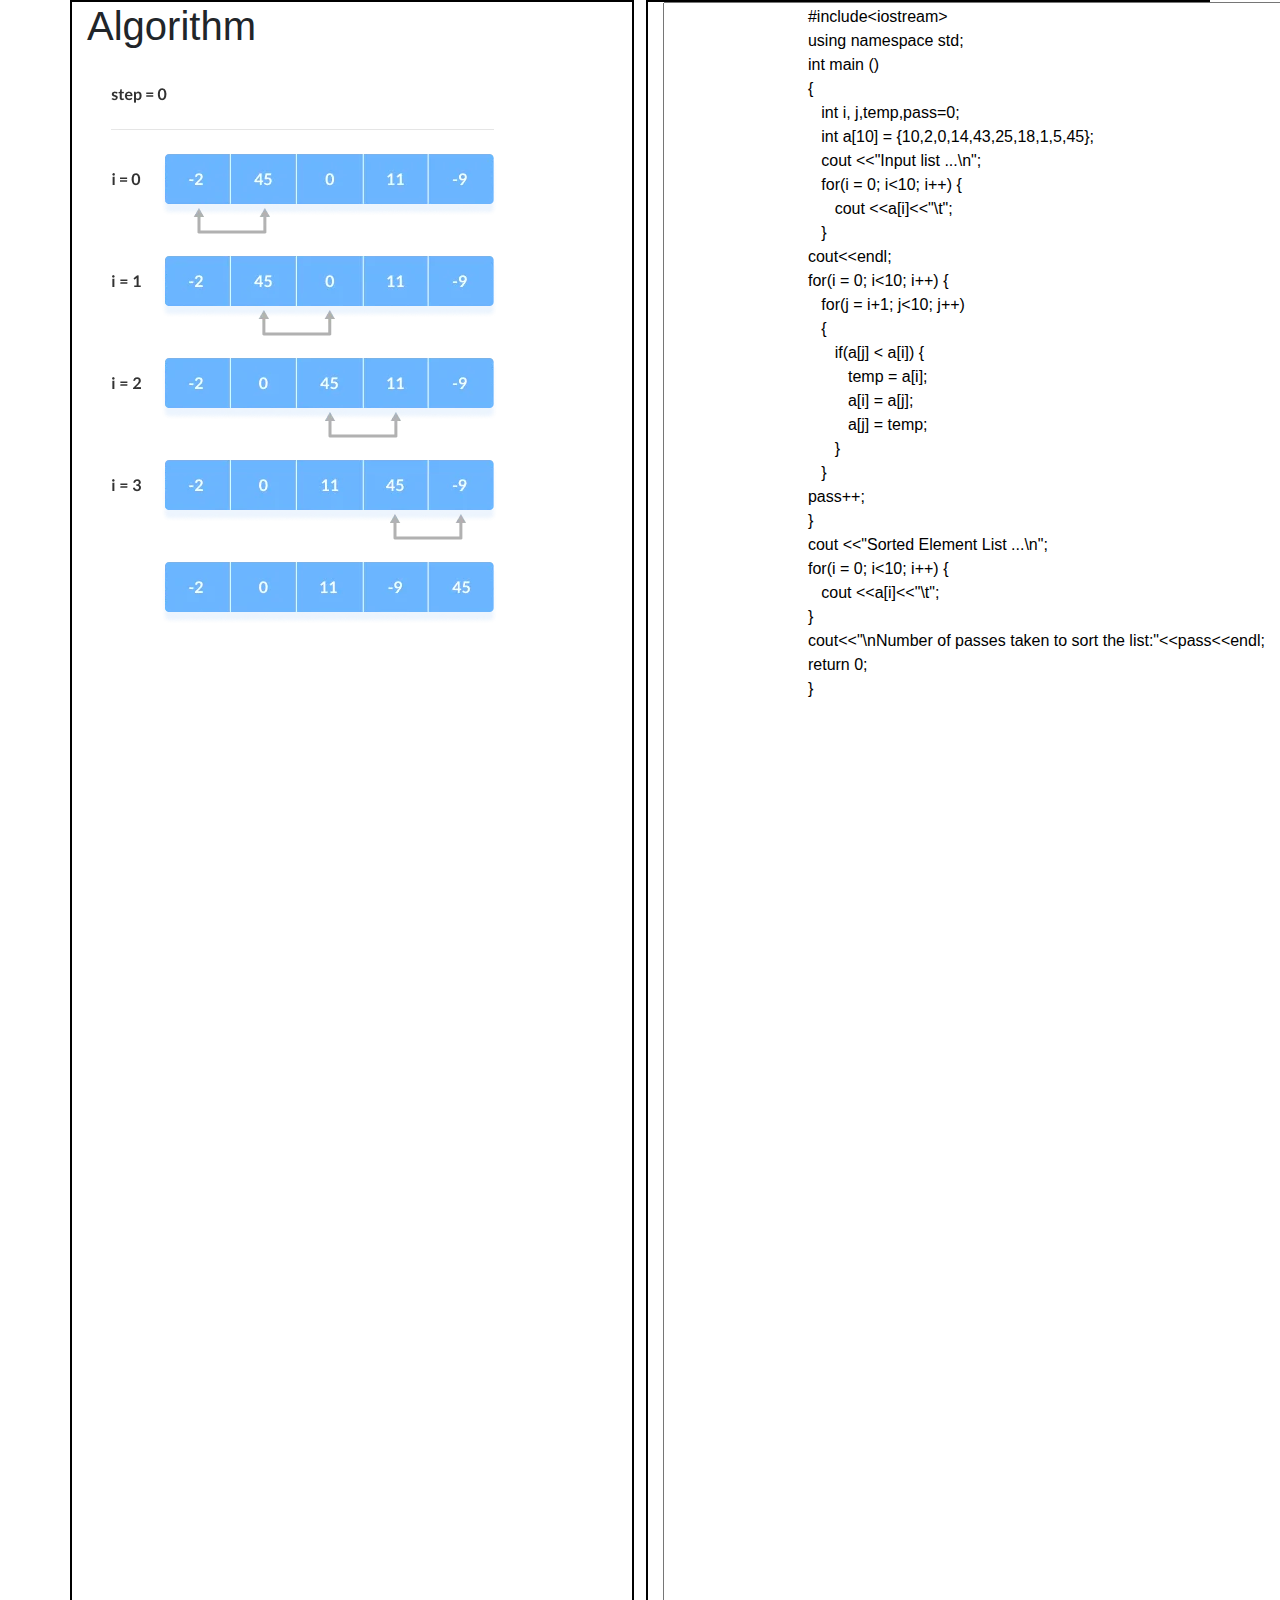
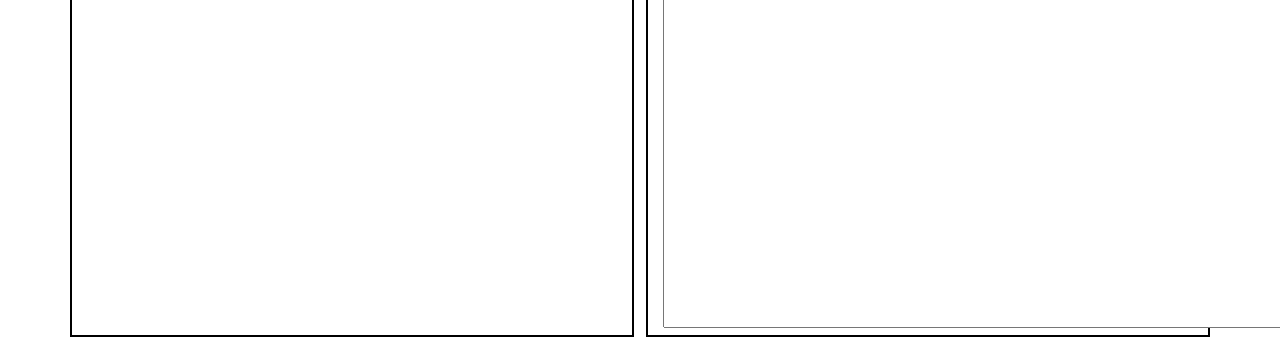
<file: bubble_sort.html>
<!DOCTYPE html>
<html>
<head>
	<title></title>
	<link rel="stylesheet" href="https://cdn.jsdelivr.net/npm/bootstrap@4.0.0/dist/css/bootstrap.min.css" integrity="sha384-Gn5384xqQ1aoWXA+058RXPxPg6fy4IWvTNh0E263XmFcJlSAwiGgFAW/dAiS6JXm" crossorigin="anonymous">
	<script src="https://code.jquery.com/jquery-3.2.1.slim.min.js" integrity="sha384-KJ3o2DKtIkvYIK3UENzmM7KCkRr/rE9/Qpg6aAZGJwFDMVNA/GpGFF93hXpG5KkN" crossorigin="anonymous"></script>
<script src="https://cdn.jsdelivr.net/npm/popper.js@1.12.9/dist/umd/popper.min.js" integrity="sha384-ApNbgh9B+Y1QKtv3Rn7W3mgPxhU9K/ScQsAP7hUibX39j7fakFPskvXusvfa0b4Q" crossorigin="anonymous"></script>
<script src="https://cdn.jsdelivr.net/npm/bootstrap@4.0.0/dist/js/bootstrap.min.js" integrity="sha384-JZR6Spejh4U02d8jOt6vLEHfe/JQGiRRSQQxSfFWpi1MquVdAyjUar5+76PVCmYl" crossorigin="anonymous"></script>
</head>
<body>

<div class="container">
	<div class="row">
		<div class="col" style=" border: 2px solid black; margin-right: 1%; width:43%;">
			<h1>Algorithm</h1>
			<img src="img/bubble.jpg" alt="Flowers in Chania">
		</div>
		<div class="col" style=" border: 2px solid black; width:43%;">
			<textarea rows="80" cols="80">
				#include<iostream>
				using namespace std;
				int main ()
				{
				   int i, j,temp,pass=0;
				   int a[10] = {10,2,0,14,43,25,18,1,5,45};
				   cout <<"Input list ...\n";
				   for(i = 0; i<10; i++) {
				      cout <<a[i]<<"\t";
				   }
				cout<<endl;
				for(i = 0; i<10; i++) {
				   for(j = i+1; j<10; j++)
				   {
				      if(a[j] < a[i]) {
				         temp = a[i];
				         a[i] = a[j];
				         a[j] = temp;
				      }
				   }
				pass++;
				}
				cout <<"Sorted Element List ...\n";
				for(i = 0; i<10; i++) {
				   cout <<a[i]<<"\t";
				}
				cout<<"\nNumber of passes taken to sort the list:"<<pass<<endl;
				return 0;
				}
			</textarea>
		</div>
	</div>

</div>


</body>
</html>
</file>
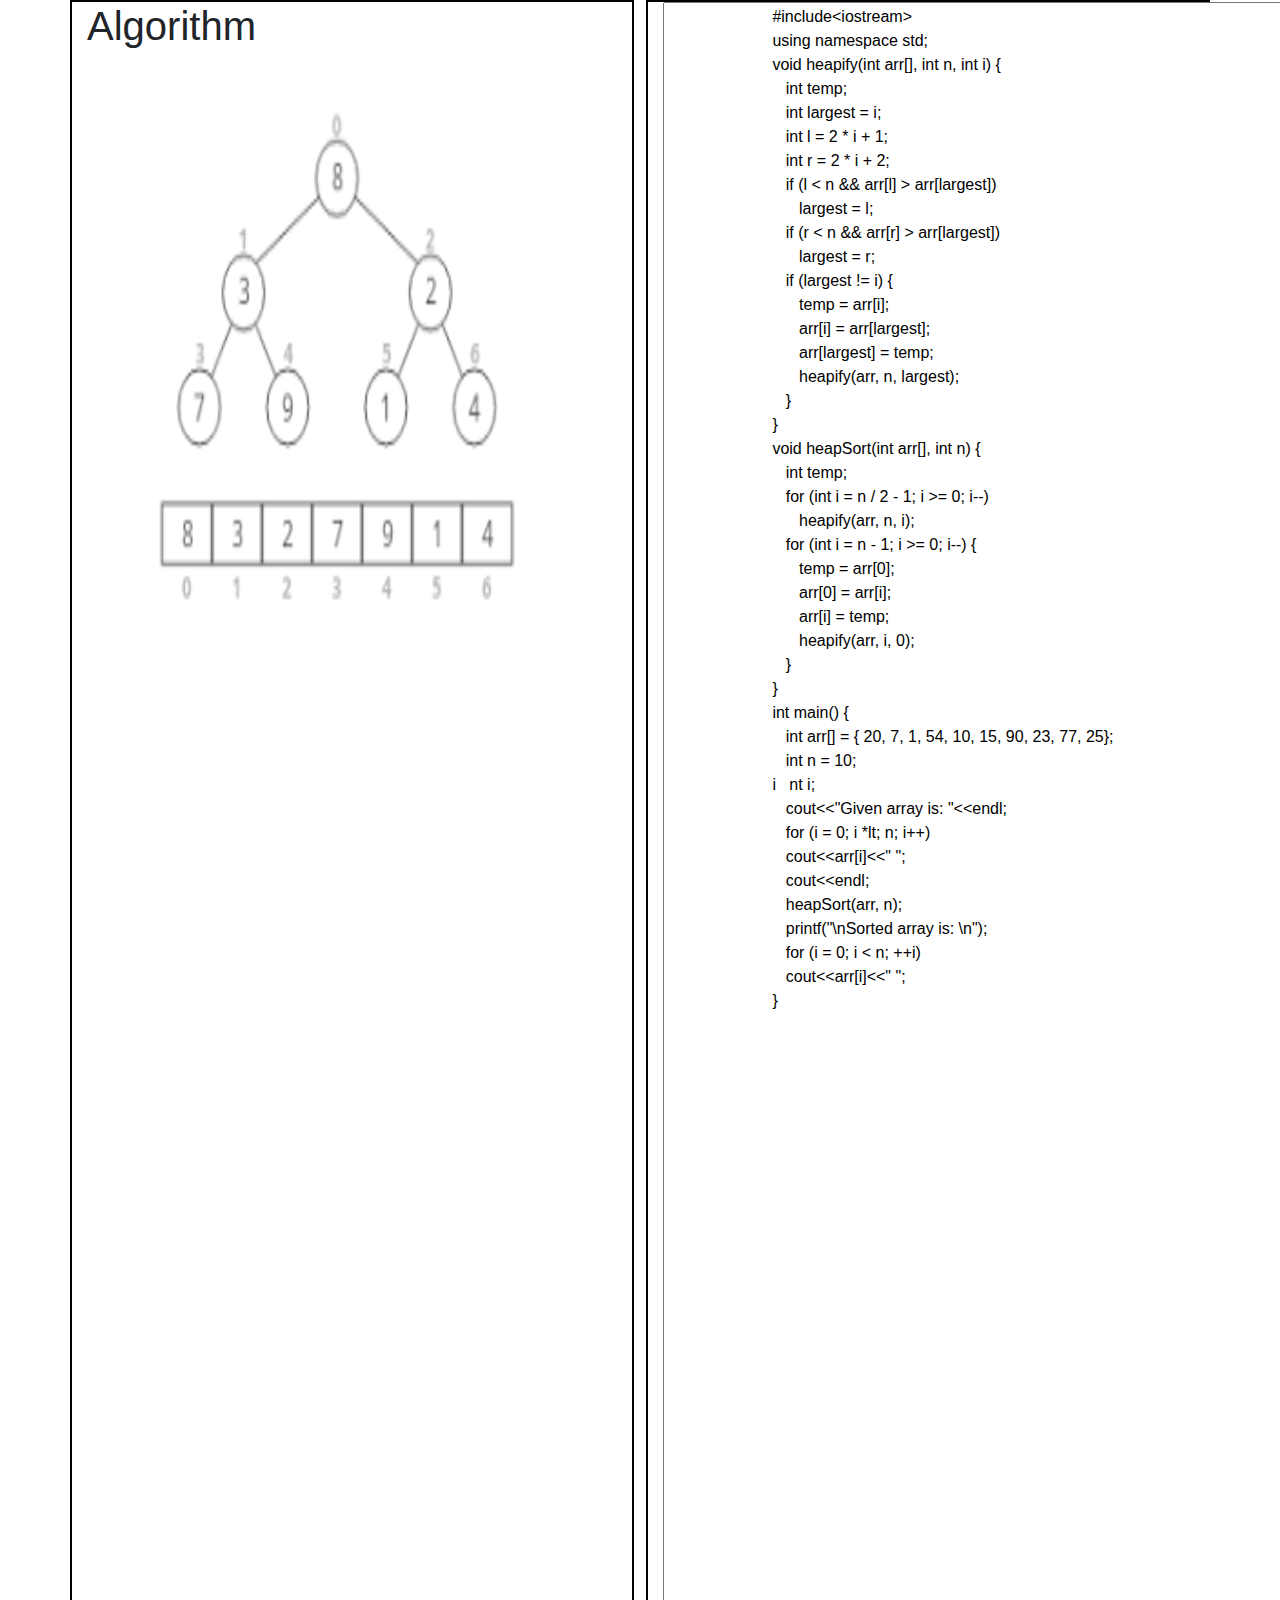
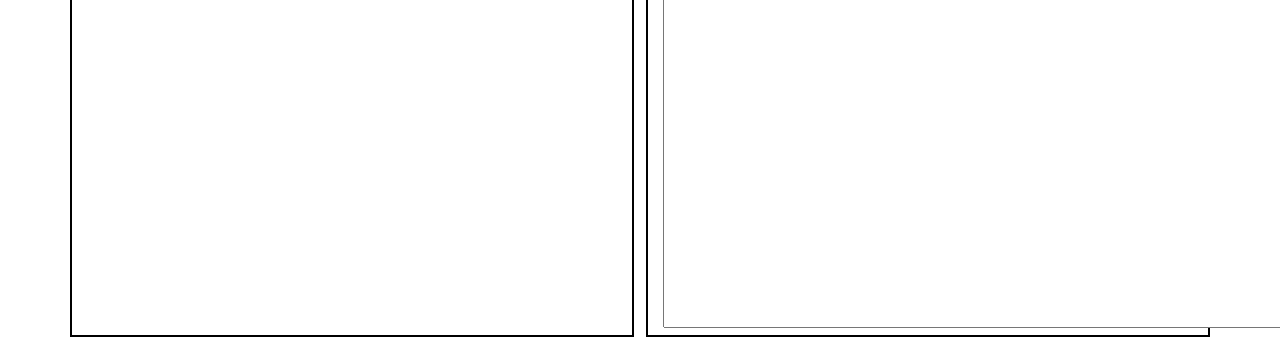
<file: heap_sort.html>
<!DOCTYPE html>
<html>
<head>
	<title></title>
	<link rel="stylesheet" href="https://cdn.jsdelivr.net/npm/bootstrap@4.0.0/dist/css/bootstrap.min.css" integrity="sha384-Gn5384xqQ1aoWXA+058RXPxPg6fy4IWvTNh0E263XmFcJlSAwiGgFAW/dAiS6JXm" crossorigin="anonymous">
	<script src="https://code.jquery.com/jquery-3.2.1.slim.min.js" integrity="sha384-KJ3o2DKtIkvYIK3UENzmM7KCkRr/rE9/Qpg6aAZGJwFDMVNA/GpGFF93hXpG5KkN" crossorigin="anonymous"></script>
<script src="https://cdn.jsdelivr.net/npm/popper.js@1.12.9/dist/umd/popper.min.js" integrity="sha384-ApNbgh9B+Y1QKtv3Rn7W3mgPxhU9K/ScQsAP7hUibX39j7fakFPskvXusvfa0b4Q" crossorigin="anonymous"></script>
<script src="https://cdn.jsdelivr.net/npm/bootstrap@4.0.0/dist/js/bootstrap.min.js" integrity="sha384-JZR6Spejh4U02d8jOt6vLEHfe/JQGiRRSQQxSfFWpi1MquVdAyjUar5+76PVCmYl" crossorigin="anonymous"></script>
</head>
<body>

<div class="container">
	<div class="row">
		<div class="col" style=" border: 2px solid black; margin-right: 1%; width:43%;">
			<h1>Algorithm</h1>
			<img src="img/heap.jpg" alt="Flowers in Chania" width="500" height="600">
		</div>
		<div class="col" style=" border: 2px solid black; width:43%;">
			
			<textarea rows="80" cols="80">
			#include<iostream>
			using namespace std;
			void heapify(int arr[], int n, int i) {
			   int temp;
			   int largest = i;
			   int l = 2 * i + 1;
			   int r = 2 * i + 2;
			   if (l < n && arr[l] > arr[largest])
			      largest = l;
			   if (r < n && arr[r] > arr[largest])
			      largest = r;
			   if (largest != i) {
			      temp = arr[i];
			      arr[i] = arr[largest];
			      arr[largest] = temp;
			      heapify(arr, n, largest);
			   }
			}
			void heapSort(int arr[], int n) {
			   int temp;
			   for (int i = n / 2 - 1; i >= 0; i--)
			      heapify(arr, n, i);
			   for (int i = n - 1; i >= 0; i--) {
			      temp = arr[0];
			      arr[0] = arr[i];
			      arr[i] = temp;
			      heapify(arr, i, 0);
			   }
			}
			int main() {
			   int arr[] = { 20, 7, 1, 54, 10, 15, 90, 23, 77, 25};
			   int n = 10;
			i   nt i;
			   cout<<"Given array is: "<<endl;
			   for (i = 0; i *lt; n; i++)
			   cout<<arr[i]<<" ";
			   cout<<endl;
			   heapSort(arr, n);
			   printf("\nSorted array is: \n");
			   for (i = 0; i < n; ++i)
			   cout<<arr[i]<<" ";
			}
			</textarea>

		</div>
	</div>

</div>


</body>
</html>
</file>
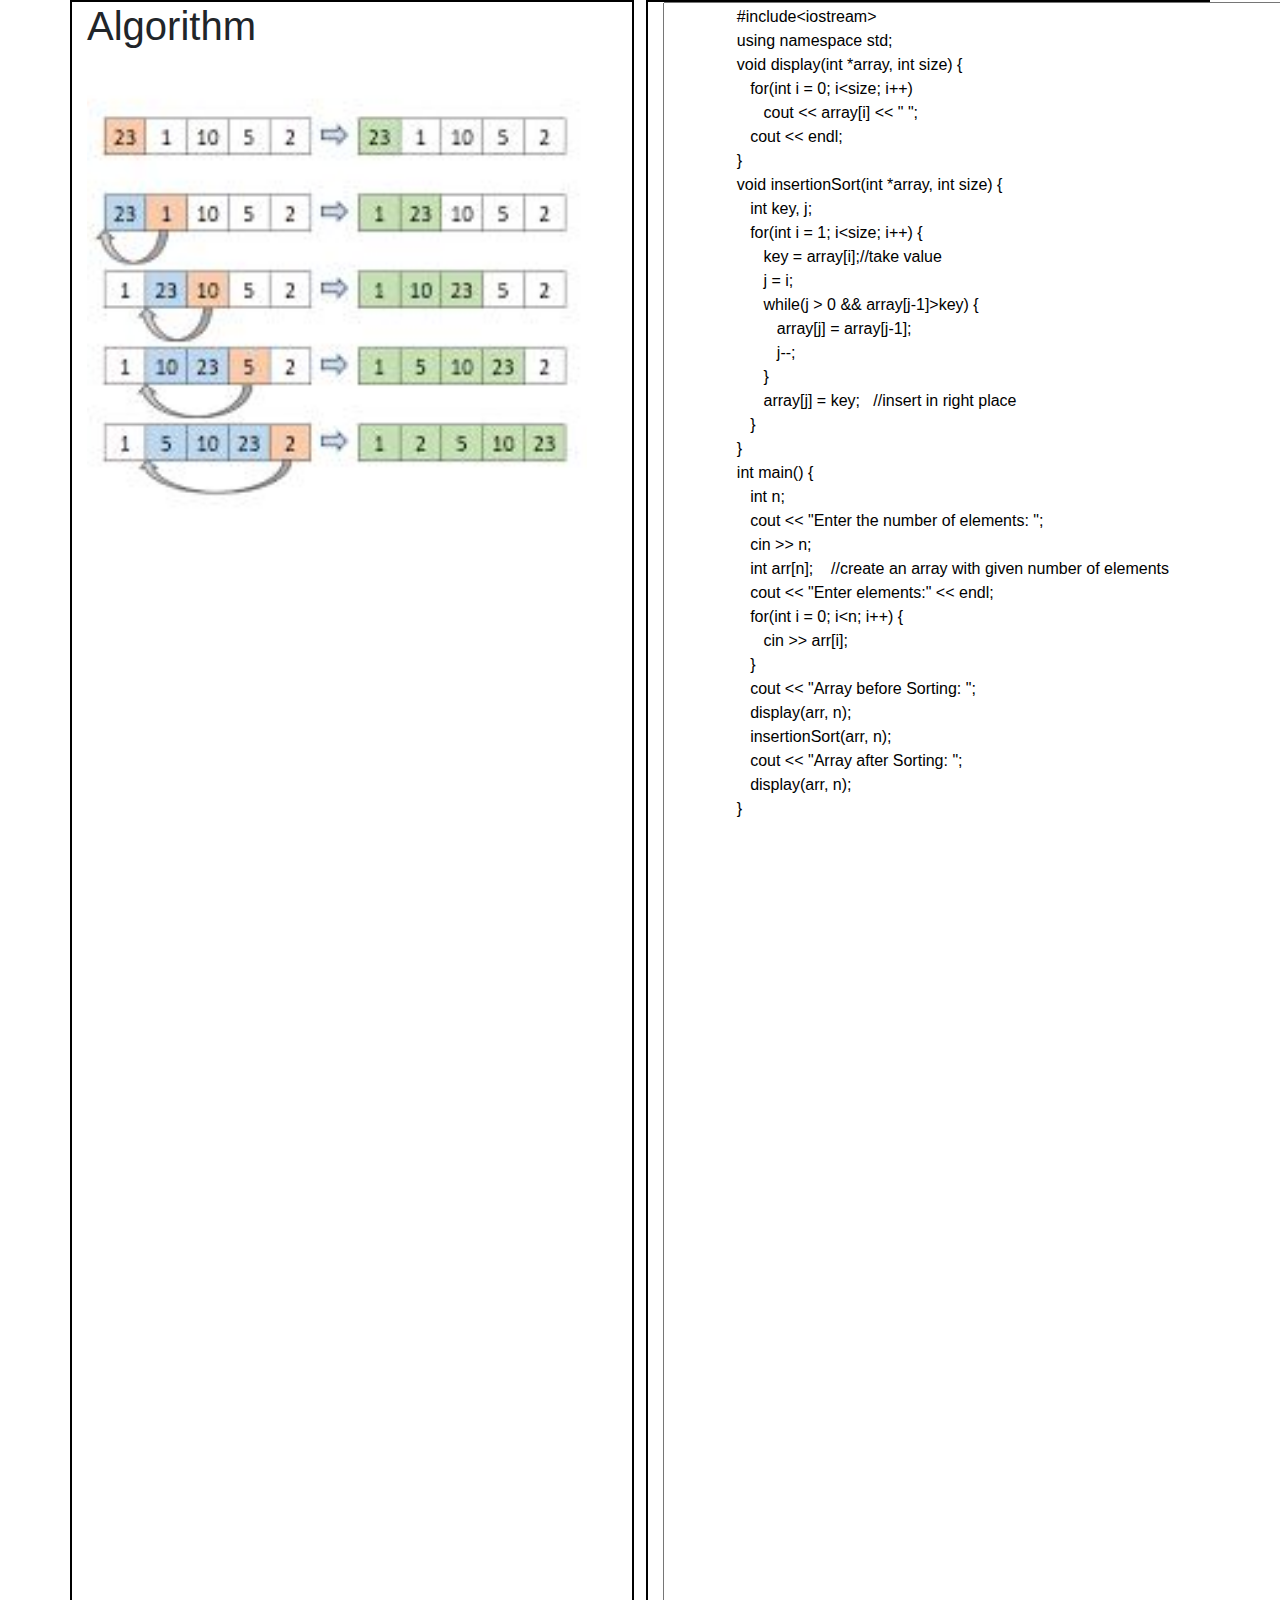
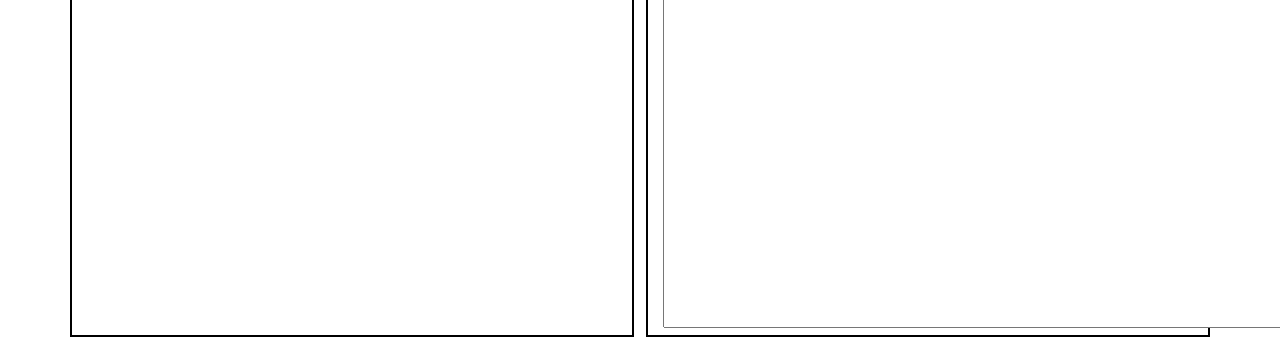
<file: Insertion_sort.html>
<!DOCTYPE html>
<html>
<head>
	<title></title>
	<link rel="stylesheet" href="https://cdn.jsdelivr.net/npm/bootstrap@4.0.0/dist/css/bootstrap.min.css" integrity="sha384-Gn5384xqQ1aoWXA+058RXPxPg6fy4IWvTNh0E263XmFcJlSAwiGgFAW/dAiS6JXm" crossorigin="anonymous">
	<script src="https://code.jquery.com/jquery-3.2.1.slim.min.js" integrity="sha384-KJ3o2DKtIkvYIK3UENzmM7KCkRr/rE9/Qpg6aAZGJwFDMVNA/GpGFF93hXpG5KkN" crossorigin="anonymous"></script>
<script src="https://cdn.jsdelivr.net/npm/popper.js@1.12.9/dist/umd/popper.min.js" integrity="sha384-ApNbgh9B+Y1QKtv3Rn7W3mgPxhU9K/ScQsAP7hUibX39j7fakFPskvXusvfa0b4Q" crossorigin="anonymous"></script>
<script src="https://cdn.jsdelivr.net/npm/bootstrap@4.0.0/dist/js/bootstrap.min.js" integrity="sha384-JZR6Spejh4U02d8jOt6vLEHfe/JQGiRRSQQxSfFWpi1MquVdAyjUar5+76PVCmYl" crossorigin="anonymous"></script>
</head>
<body>

<div class="container">
	<div class="row">
		<div class="col" style=" border: 2px solid black; margin-right: 1%; width:43%;">
			<h1>Algorithm</h1>
			<img src="img/insertion.jpg" alt="Flowers in Chania" width="500" height="600">
		</div>
		<div class="col" style=" border: 2px solid black; width:43%;">
			<textarea rows="80" cols="80">
		#include<iostream>
		using namespace std;
		void display(int *array, int size) {
		   for(int i = 0; i<size; i++)
		      cout << array[i] << " ";
		   cout << endl;
		}
		void insertionSort(int *array, int size) {
		   int key, j;
		   for(int i = 1; i<size; i++) {
		      key = array[i];//take value
		      j = i;
		      while(j > 0 && array[j-1]>key) {
		         array[j] = array[j-1];
		         j--;
		      }
		      array[j] = key;   //insert in right place
		   }
		}
		int main() {
		   int n;
		   cout << "Enter the number of elements: ";
		   cin >> n;
		   int arr[n];    //create an array with given number of elements
		   cout << "Enter elements:" << endl;
		   for(int i = 0; i<n; i++) {
		      cin >> arr[i];
		   }
		   cout << "Array before Sorting: ";
		   display(arr, n);
		   insertionSort(arr, n);
		   cout << "Array after Sorting: ";
		   display(arr, n);
		}

			</textarea>
		</div>
	</div>

</div>


</body>
</html>
</file>
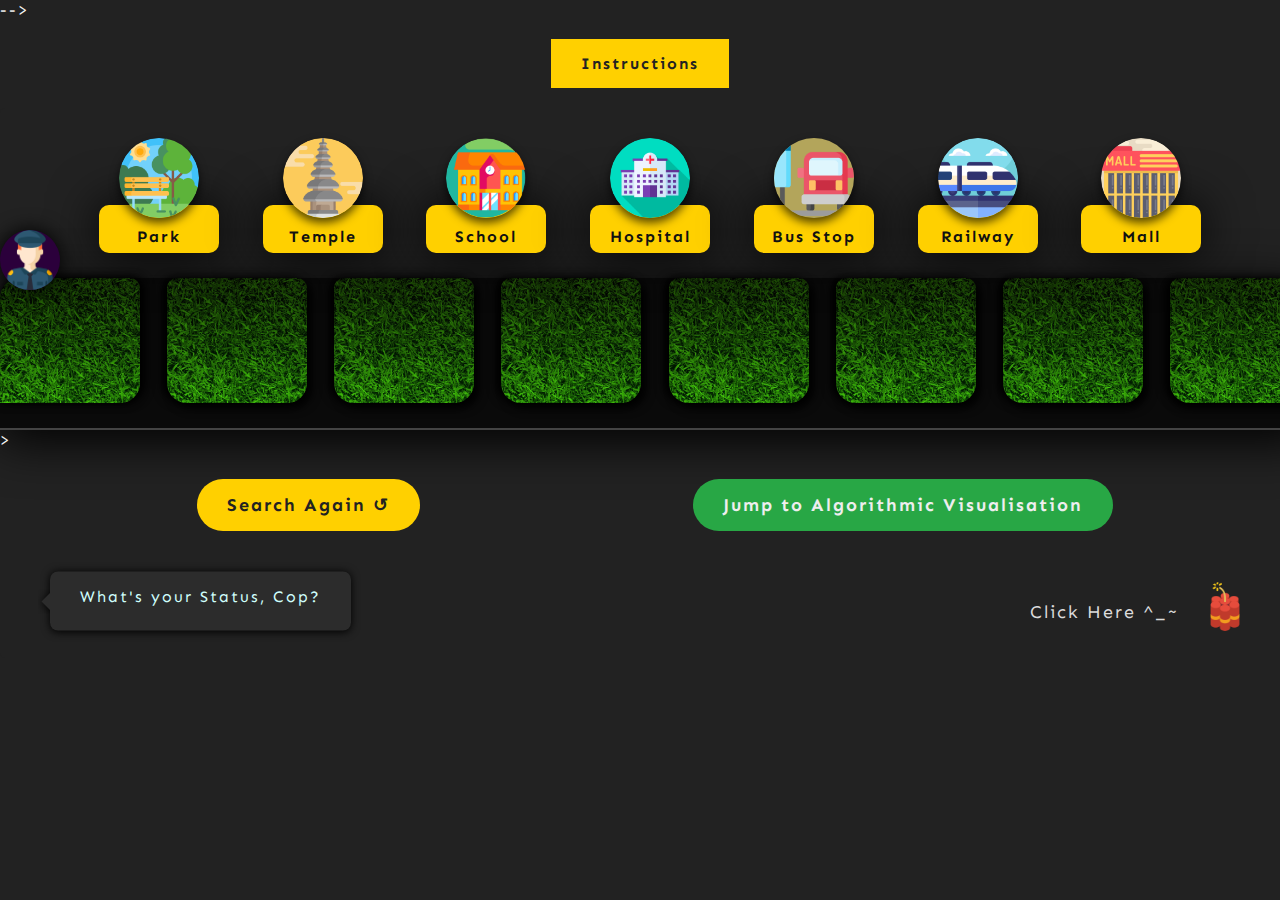
<file: linear_index.html>
<!DOCTYPE html>
<html lang="en">

<head>
  <meta charset="UTF-8" />
  <meta name="viewport" content="width=device-width, initial-scale=1.0" />
  <title>Linear search Visualisation</title>
  <link href="https://fonts.googleapis.com/css2?family=Sen:wght@400;700;800&display=swap" rel="stylesheet" />
  <link rel="stylesheet" href="linear_style.css" />

  <script src="linear_script.js"></script>

</head>

<body>

  <!--Push question popup -->
  <div class="question-modal" id="dropmenu">
    <div id="modal-head">
      <h2>Where do you want to drop the Bomb?</h2>
      <span class="close-menu close-btn">&times;</span>
    </div>
    <div id="modal-content">
      <div id="answer">
        <div id="ans-left">
          <div class="option" id="option-a">Park</div>
          <div class="option" id="option-b">Temple</div>
          <div class="option" id="option-c">School</div>
          <div class="option" id="option-d">Hospital</div>
        </div>
        <div id="ans-right">
          <div class="option" id="option-e">Bus Stop</div>
          <div class="option" id="option-f">Railway Station</div>
          <div class="option" id="option-g">Shopping Mall</div>
          <div class="option" id="option-h">Not in the city</div>
        </div>
      </div>
    </div>
  </div>-->
  <!-- ======== Push question popup ends ======== -->


  <div class="wrapper">

    <!-- ==== launch buttons ==== -->
    <div class="btn-wrapper">
      <button id="launch">Instructions</button>
      <button id="gameLaunch">Instructions</button>
    </div>

    <!-- Instructions for algorithmic Visualisation-->
    <div id="popup">
      <span class="close">&times;</span>
      <h2>Instructions :</h2>
      <div id="instructions">
        <li class="list-items">Scroll Page for options available</li>
        <li class="list-items">There are two panes in the bottom:</li>
        <li class="list-items">One for taking Inputs and</li>
        <li class="list-items">Second to elaborate code step-by-step</li>
        <li class="list-items">
          Enter the values and press "Show" to show the entered data
        </li>
        <li class="list-items">
          To search any element, enter that and press "Start"
        </li>
        <li class="list-items">
          Please don't enter any new search while one is Searching
        </li>

        <!-- Actions -->
        <div class="btn-container">
          <input type="button" name="input" value="Start Simulation" onclick="start()" class="btn btn-red" />
          <input type="button" name="input" value="Gamified Visualisation" class="btn btn-yellow"
            onclick="runVisualisation()" />
          <input type="button" name="start" value="Enter your Array" onclick="input()" class="btn btn-green" />
        </div>
      </div>
    </div>

    <!-- Instructions for game Visualisation-->
    <div id="gamePopup">
      <span class="gameClose">&times;</span>
      <h2>Linear Search Visualisation using Drop the Bomb Game</h2>
      <ul id="gameInstructions">
        <p class="code-line"
          style="text-align: justify; font-size: 16px; line-height: 24px; font-weight: 400; margin-bottom: 20px;">
          This [Drop the Bomb] interface is a gamified approach to illustrate the working of linear Search algorithm.
          In this interface there is a Cop present on the left most side of the user screen (beside all the places in a
          city).
        </p>
        <li class="list-items">
          The list of places will act like elements in an array.
        </li>
        <li class="list-items">
          You as a user will drop a bomb to one of the given places similar to entering an element
          to search it in the array using Linear search approach.
        </li>
        <li class="list-items">
          Upon placing the bomb the Cop will start moving towards each place from its initial position.
        </li>
        <li class="list-items">
          The Cop will move and search for the bomb at each place that will take some time similar to finding an element
          in an array.
        </li>
        <li class="list-items">
          If the cop reaches the location where bomb was planted it will glow with Green color showing <span
            style="color: #4caf50;">SUCCESS</span>.
        </li>
        <li class="list-items">
          If it fails finding the bomb at a given place it will glow in Red showing <span
            style="color: #ff0730;">FAILURE</span>. and will move towards next place.
        </li>
      </ul>
      <!-- Actions -->
      <div class="btn-container">
        <input type="button" name="start" value="Drop the Bomb" onclick="drop()" class="btn btn-red" />
        <input type="button" name="start" value="Back to Algorithmic Visualisation" class="btn btn-green"
          onclick="loadSimulation()" />
      </div>
    </div>

    <!-- ========= content for gameboard ========= -->
    <div id="gameboard">
      <div id="up">
        <div id="places">
          <fieldset class="place" id="park">
            <legend class="icon"><img src="images/park.png" alt="park"></legend>
            Park
          </fieldset>
          <fieldset class="place" id="temple">
            <legend class="icon"><img src="images/temple.png" alt="temple"></legend>
            Temple
          </fieldset>
          <fieldset class="place" id="school">
            <legend class="icon"><img src="images/school.png" alt="school"></legend>
            School
          </fieldset>
          <fieldset class="place" id="hospital">
            <legend class="icon"><img src="images/hospital.png" alt="hospital"></legend>
            Hospital
          </fieldset>
          <fieldset class="place" id="bus">
            <legend class="icon"><img src="images/bus.png" style="background: #b3a55b;" alt="bus"></legend>
            Bus Stop
          </fieldset>
          <fieldset class="place" id="railway">
            <legend class="icon"><img src="images/train.png" alt="railway"></legend>
            Railway
          </fieldset>
          <fieldset class="place" id="shopping">
            <legend class="icon"><img src="images/mall.png" alt=""></legend>
            Mall
          </fieldset>
        </div>
      </div>

      <div id="down">
        <img src="images/policeman.png" alt="" id="cop" class="cop animate">
        <div id="trail">
          <div class="spot"></div>
          <div class="spot"></div>
          <div class="spot"></div>
          <div class="spot"></div>
          <div class="spot"></div>
          <div class="spot"></div>
          <div class="spot"></div>
          <div class="spot"></div>
        </div>




        <!--Algorithm visualization -->>

        <div class="btn-container">
          <div class="btn btn-yellow" onclick="location.reload();">Search Again ↺ </div>
          <input type="button" name="start" value="Jump to Algorithmic Visualisation" class="btn btn-green"
            onclick="loadSimulation()" />
        </div>

        <div id="content-row">

          <div class="tooltip">
            <div class="right">
              <h4 style="color: #d0fffd; font-weight: 400; text-shadow: none; text-align: left; font-size: 16px;">
                What's
                your Status, Cop?</h4>
              <p id="status" class="animtext"></p>
              <i></i>
            </div>
          </div>

          <!--drop icon-->
          <div id="clickIcon" onclick="drop();">
            <span style="padding: 20px 10px; font-size: 18px; color: #dbdbdb;">Click Here ^_~</span>
            <img src="images/bomb.png" alt="bomb icon" id="bomb" class="blinkbomb" caption="Click Me!">
          </div>
        </div>
      </div>
    </div>

    <!-- ===== container for simulator area ===== -->
    <div id="simulator-area">
      <div id="container">
        <!-- ======= This is Canvas area ========= -->
        <div id="canvas" class="box box-full">
          <h2 style="position: absolute">Linear Search Visualisation</h2>

          <!-- Canvas Element to draw Animations -->
          <div id="canvas-wrapper">
            <canvas id="board"></canvas>
          </div>

          <!-- Labels to show data steps -->
          <!-- <h3>Current Step -></h3> -->
          <div class="check" id="check">
            <p id="label1"></p>
            <p id="label2"></p>
          </div>

          <!-- Current Step in Algorithm -->
          <li class="code-line current-step" id="current-step">
            Current Algorithm steps explaination will appear here<br />
          </li>

          <!-- Canvas Actions -->
          <div class="btn-container" id="actions">
            <input type="button" name="input" value="< Prev" onclick="prev()" class="btn btn-yellow hide" id="prev" />
            <a href="#canvas">
              <input type="button" name="reset" value="Start" onclick="start()" class="btn btn-red show" id="start" />
            </a>

            <a href="#canvas">
              <input hidden type="button" name="" value="< Reset" onclick="previous_step()" class="btn btn-red show"
                id="user_prev" />
            </a>
            <a href="#canvas">
              <input hidden type="button" name="" value="Next Step>" onclick="next_step()" class="btn btn-green"
                id="user_next" />
            </a>

            <input type="button" name="start" value="Next >" onclick="next()" class="btn btn-green hide" id="next" />
          </div>
        </div>


        <!-- ========= This is Input Area ======== -->
        <div id="input" class="box box-half hide">
          <!-- <span class="drag" id="drag"><img src="moveicon.png" alt="drag icon"></span> -->
          <h2>Enter the values to perform Linear Search</h2>
          <!-- <form action="" method="post"> -->
          <div class="inputs">
            <input type="text" id="length" class="input" placeholder="Enter size of array" required /><br />
            <input type="text" id="array" class="input values" placeholder="Enter Array elements using , (comma)"
              required /><br />
            <input type="text" name="input" id="enter" class="input" placeholder="Element to Search" required /><br />
          </div>


          <div class="btn-container">
            <a href="#canvas">
              <input type="button" name="input" value="Show array" onclick="execute()" class="btn btn-yellow" />
            </a>
            <a href="#canvas">
              <input type="button" name="reset" value="Reset" onclick="reset()" class="btn btn-red" />
            </a>
          </div>
          <!-- </form> -->
        </div>



        <!--Algorithm fo linear search-->

        <div id="code" class="box box-half">
          <!-- <span class="drag" id="mydiv"><img src="moveicon.png" alt="drag icon" id="mydivheader"></span> -->
          <h2>Step-by-Step Code Run</h2>
          <div id="code-panel">
            <li class="code-line" id="l1">LINEAR_SEARCH(A, N, VAL)</li>
            <li class="code-line" id="l2">Step 1: [INITIALIZE] SET POS = -1</li>
            <li class="code-line" id="l3">Step 2: [INITIALIZE] SET I = 1</li>
            <li class="code-line" id="l4">Step 3: Repeat Step 4 while I<=N< /li>
            <li class="code-line" id="l5">
              Step 4: IF A[I] = VAL SET POS = I PRINT POS Go to Step 6 [END OF
              IF] SET I = I + 1 [END OF LOOP]
            </li>
            <li class="code-line" id="l6">
              Step 5: IF POS = -1 PRINT " VALUE IS NOT PRESENTIN THE ARRAY "
              [END OF IF]
            </li>
            <li class="code-line" id="l7">Step 6: EXIT</li>
          </div>
        </div>
      </div>
    </div>

  </div>
</body>
<script src="linear_script.js"></script>

</html>
</file>
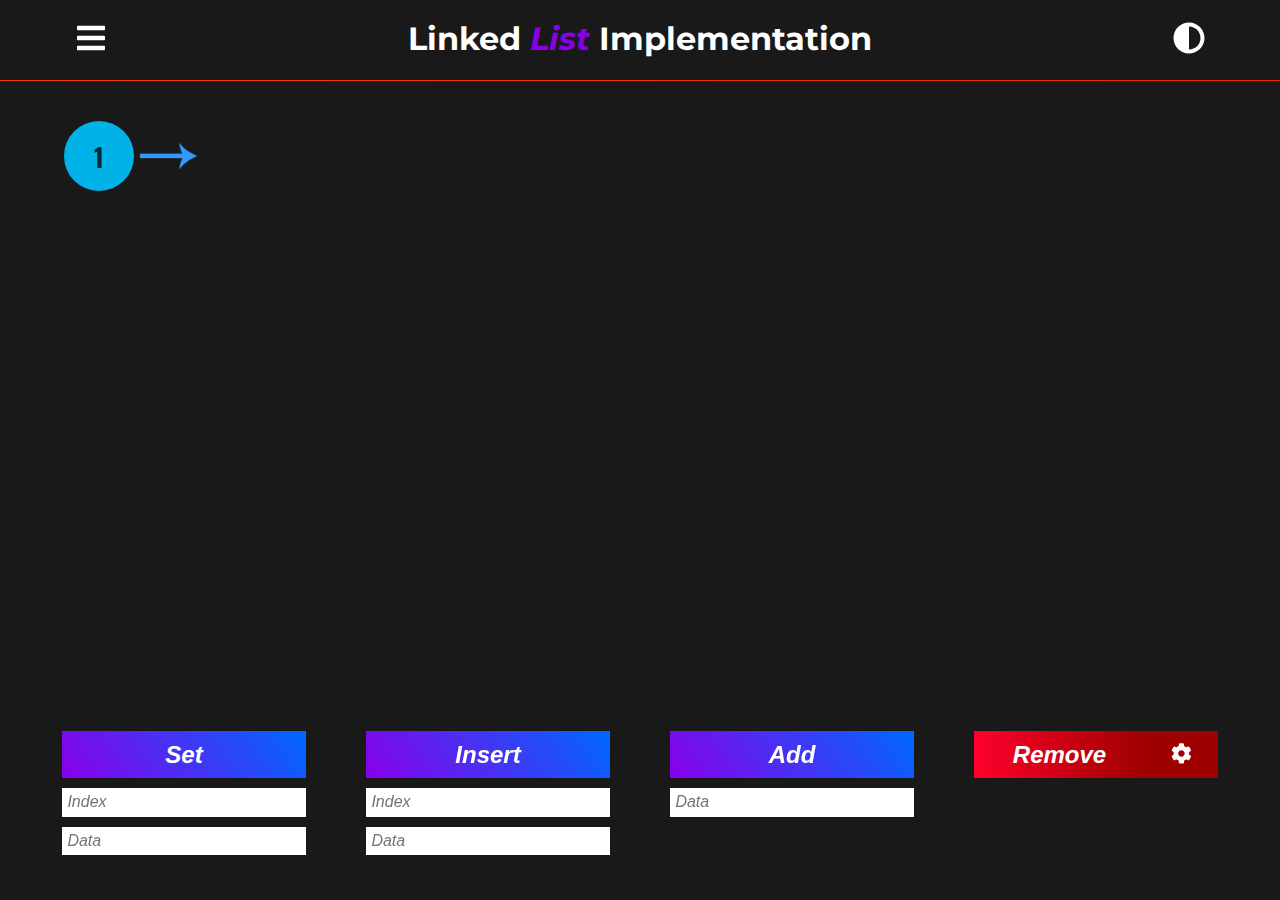
<file: link_index.html>
<!DOCTYPE html>
<html lang="en">

<head>
	<meta charset="UTF-8" />
	<meta name="viewport" content="width=device-width, initial-scale=1.0" />
	<meta http-equiv="X-UA-Compatible" content="ie=edge" />

	<link rel="icon" href="img/pointer.png" />

	<link rel="stylesheet" href="vendor/css/normalize.css" />
	<link rel="stylesheet" href="vendor/css/fontawesome.css" />

	<link href="https://fonts.googleapis.com/css?family=Oswald&display=swap" rel="stylesheet" />
	<link href="https://fonts.googleapis.com/css?family=Livvic&display=swap" rel="stylesheet" />
	<link href="https://fonts.googleapis.com/css?family=Montserrat&display=swap" rel="stylesheet" />

	<link rel="stylesheet" href="css/link_style.css" />
	<link rel="stylesheet" href="css/link_respoonisive.css" />
	<title>Linked List Implementation</title>
</head>

<body>

	<div id="settings">
		<div class="menu-header">
			<div id="close-menu">
				<i class="fas fa-times"></i>
			</div>
			<div>
				<h2>Settings</h2>
			</div>
		</div>

		<div class="settings-container">
			<div>
				<p>Node Animation Speed: </p>
				<input type="number" placeholder="Miliseconds" />
			</div>

			<div>
				<p>Pointer Animation Speed: </p>
				<input type="number" placeholder="Miliseconds" />
			</div>
			9
			<div>
				<p>Delete Animation Speed: </p>
				<input type="number" placeholder="Miliseconds" />
			</div>

			<div class="error-message">
				<p id="settings-error"></p>
			</div>

			<div class="success">
				<p id="succes"></p>
			</div>

			<button id="save-settings">Save</button>
		</div>
	</div>

	<header>
		<div class="header-container">
			<div id="settings-menu">
				<i class="fas fa-bars"></i>
			</div>

			<div>
				<h1>Linked <span>List</span> Implementation</h1>
			</div>

			<div id="theme-switcher">
				<i class="fas fa-adjust"></i>
			</div>
		</div>
		<div class="gradient-border"></div>
	</header>

	<main>
		<section class="list" id="list"></section>

		<section class="errors">
			<div class="error-message">
				<p id="error"></p>
			</div>
		</section>

		<section class="operations">
			<div class="wrapper">
				<div>
					<button class="button" id="set-btn">Set</button>
					<input type="number" placeholder="Index" />
					<input type="number" placeholder="Data" />
				</div>

				<div>
					<button class="button" id="insert-btn">Insert</button>
					<input type="number" placeholder="Index" />
					<input type="number" placeholder="Data" />
				</div>

				<div>
					<button class="button" id="add-btn">Add</button>
					<input type="number" placeholder="Data" />
				</div>

				<div>
					<div class="remove">
						<button class="button" id="remove-btn">Remove</button>
						<button class="button" id="remove-settings">
							<i class="fas fa-cog"></i>
						</button>
					</div>

					<button class="remove-option" id="remove-index-btn">
						Index
					</button>
					<button class="remove-option" id="remove-data-btn">
						Data
					</button>

					<input type="number" placeholder="Index" />
					<input type="number" placeholder="Data" />
				</div>
			</div>
		</section>
	</main>

	<script src="vendor/js/fontawesome.js"></script>
	<script src="js/LinkedList.js"></script>
	<script src="js/main.js"></script>
	<script src="js/theme.js"></script>
	<script src="js/settings.js"></script>
</body>

</html>
</file>
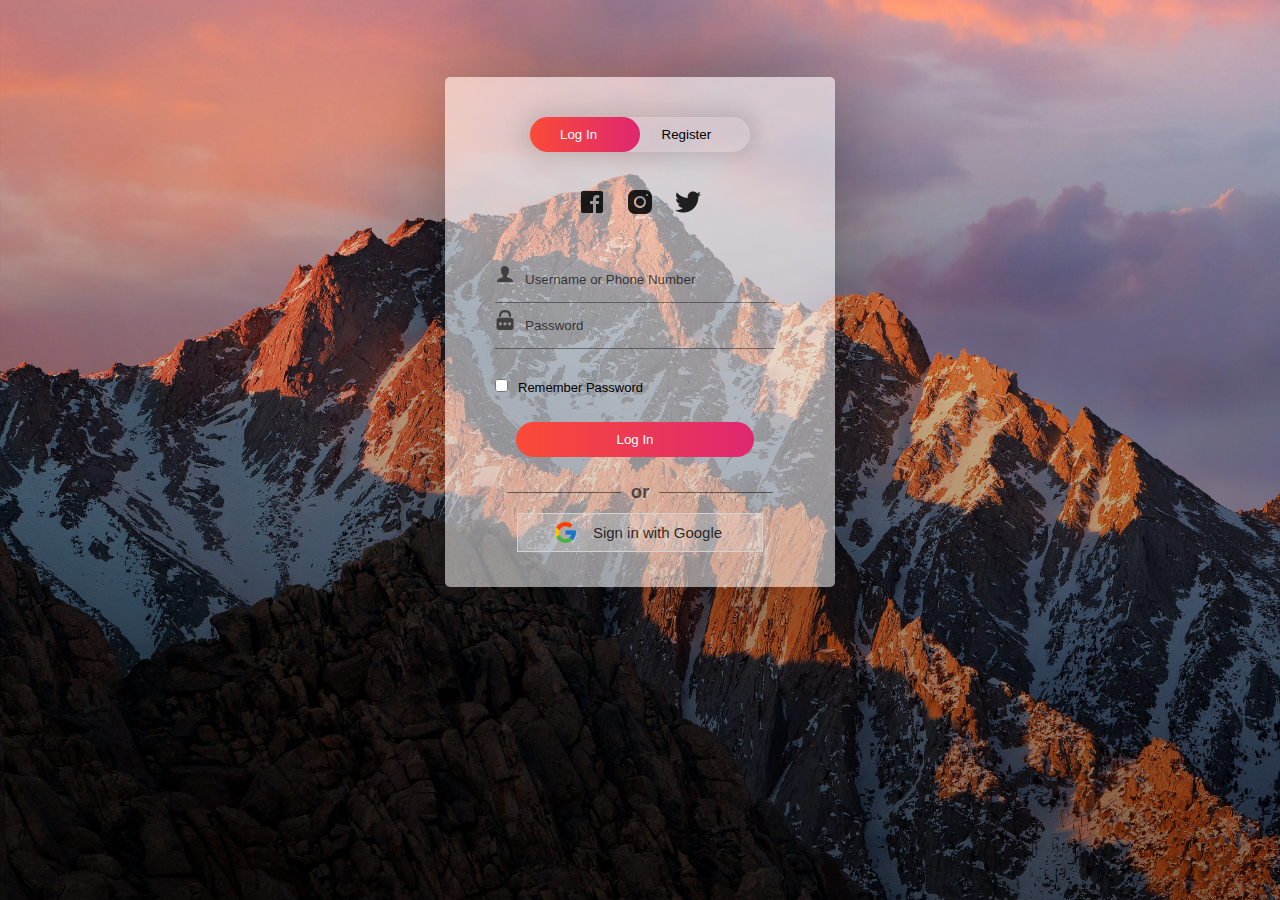
<file: login.html>
<!DOCTYPE html>
<html>

<head>
	<link rel="shortcut icon" type="png" href="images/icon/favicon.png">
	<title>Login SignUp</title>
	<link rel="stylesheet" type="text/css" href="loginStyle.css">
	<script src="https://ajax.googleapis.com/ajax/libs/jquery/3.4.1/jquery.min.js"></script>

	<!-- It will redirect to the Home Page after submitting the form -->
	<script>
		$(document).ready(function () {
			$("form").submit(function () {
				alert("Great Job !");
			});
		});
	</script>
</head>

<body>
	<div class="form-box">
		<div class="button-box">
			<div id="btn"></div>
			<button type="button" class="toggle-btn" id="log" onclick="login()" style="color: #fff;">Log In</button>
			<button type="button" class="toggle-btn" id="reg" onclick="register()">Register</button>
		</div>
		<div class="social-icons">
			<img src="images/icon/fb2.png">
			<img src="images/icon/insta2.png">
			<img src="images/icon/tt2.png">
		</div>

		<!-- Login Form -->
		<form id="login" class="input-group" action="Frontpage1.html">
			<div class="inp">
				<img src="images/icon/user.png"><input type="text" id="email" class="input-field"
					placeholder="Username or Phone Number" style="width: 88%; border:none;" required="required">
			</div>
			<div class="inp">
				<img src="images/icon/password.png"><input type="password" id="password" class="input-field"
					placeholder="Password" style="width: 88%; border: none;" required="required">
			</div>
			<input type="checkbox" class="check-box">Remember Password
			<button type="submit" class="submit-btn">Log In</button>
		</form>


		<div class="other" id="other">
			<div class="instead">
				<h3>or</h3>
			</div>
			<button class="connect" onclick="google()">
				<img src="images/icon/google.png"><span>Sign in with Google</span>
			</button>
		</div>

		<!-- Registration Form -->
		<form id="register" class="input-group">
			<input type="text" class="input-field" placeholder="Full Name" required="required">
			<input type="email" class="input-field" placeholder="Email Address" required="required">
			<input type="password" class="input-field" placeholder="Create Password" name="psame" required="required">
			<input type="password" class="input-field" placeholder="Confirm Password" name="psame" required="required">
			<input type="checkbox" class="check-box" id="chkAgree" onclick="goFurther()">I agree to the Terms &
			Conditions
			<button type="submit" id="btnSubmit" class="submit-btn reg-btn">Register</button>
		</form>
	</div>
	<script type="text/javascript" src="script.js"></script>
</body>

</html>
</file>
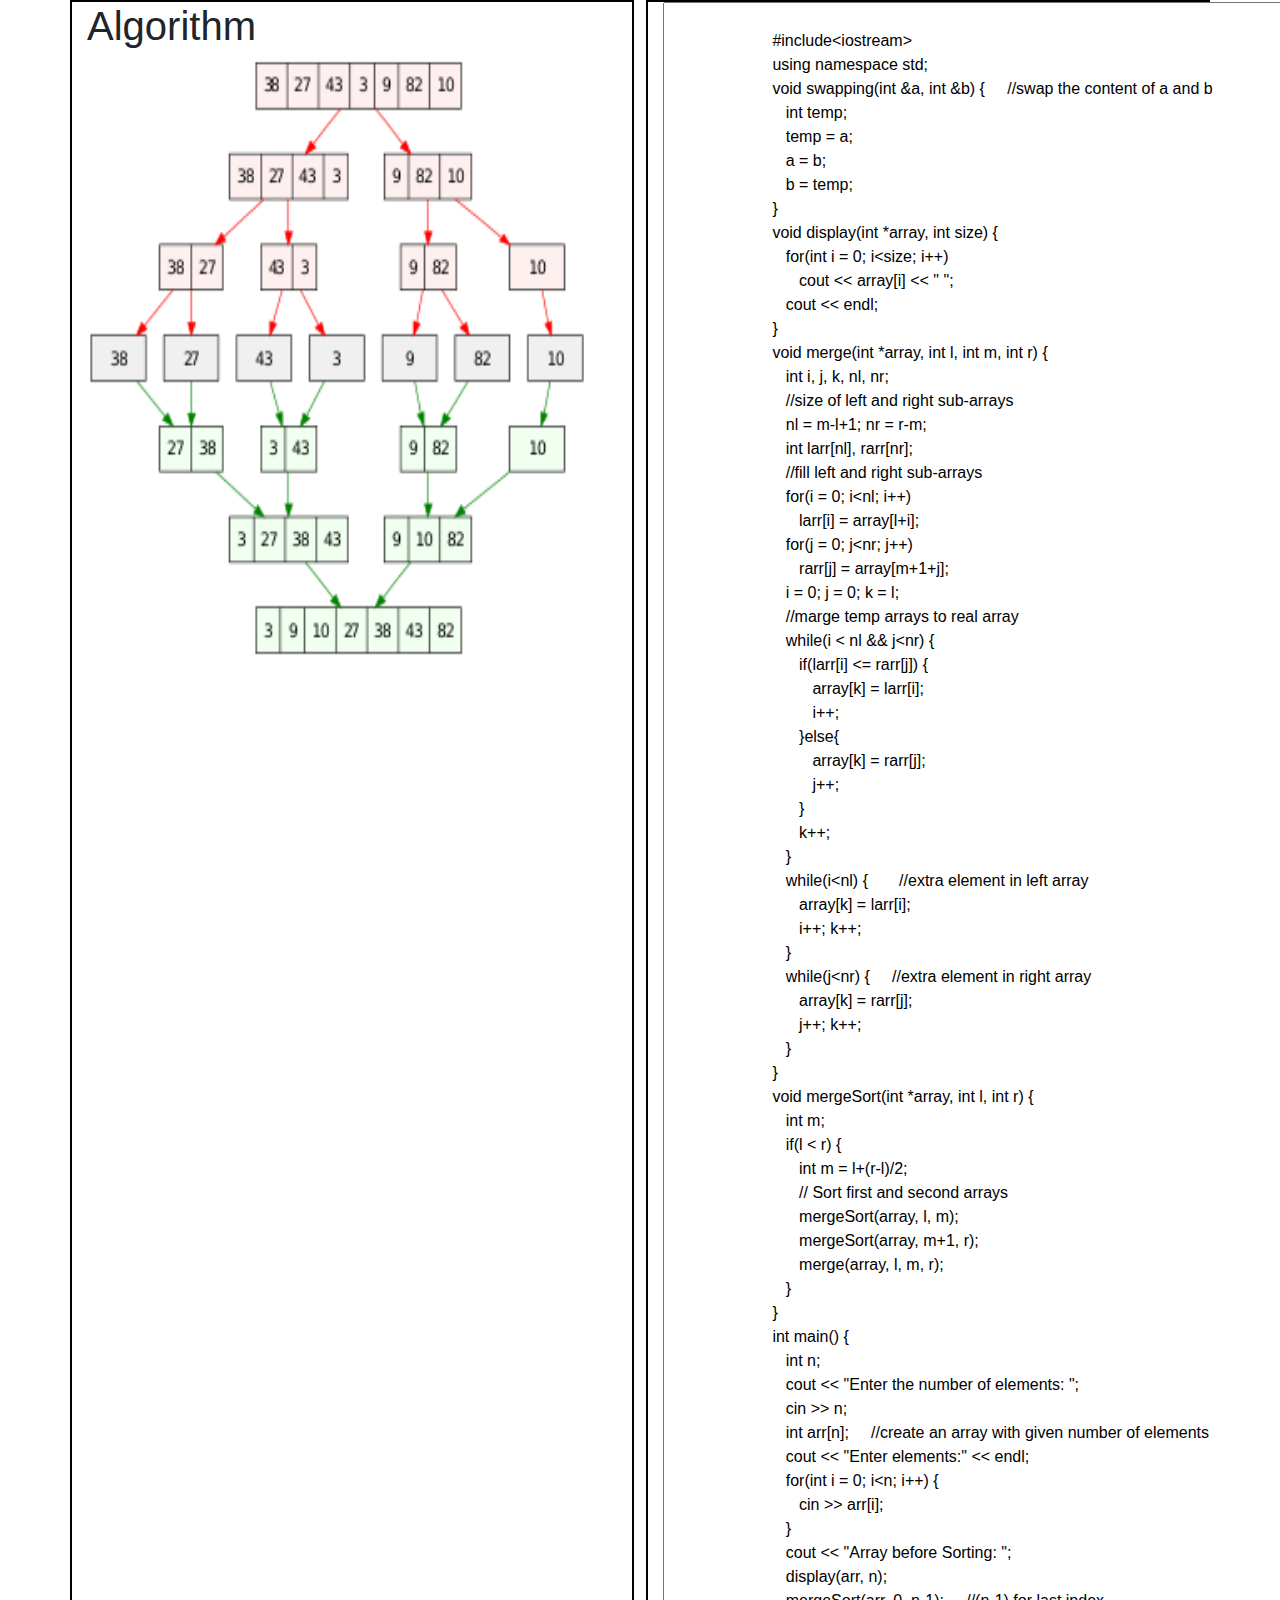
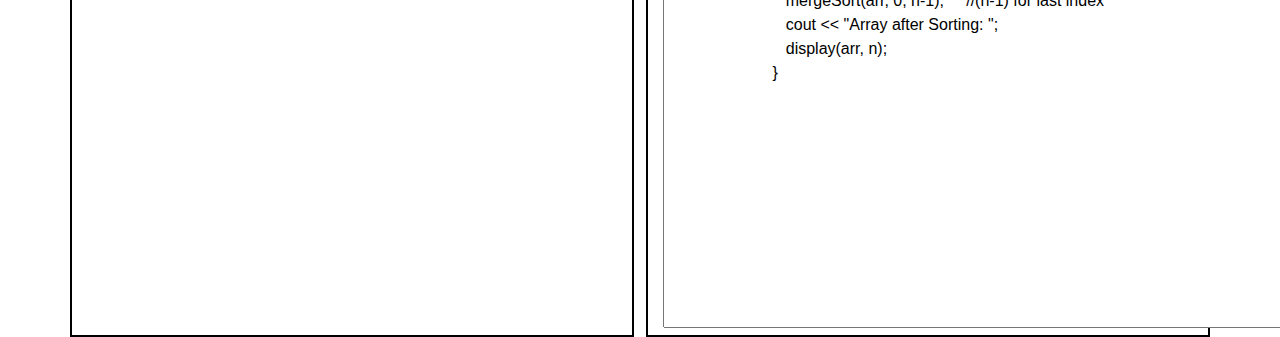
<file: merge_sort.html>
<!DOCTYPE html>
<html>
<head>
	<title></title>
	<link rel="stylesheet" href="https://cdn.jsdelivr.net/npm/bootstrap@4.0.0/dist/css/bootstrap.min.css" integrity="sha384-Gn5384xqQ1aoWXA+058RXPxPg6fy4IWvTNh0E263XmFcJlSAwiGgFAW/dAiS6JXm" crossorigin="anonymous">
	<script src="https://code.jquery.com/jquery-3.2.1.slim.min.js" integrity="sha384-KJ3o2DKtIkvYIK3UENzmM7KCkRr/rE9/Qpg6aAZGJwFDMVNA/GpGFF93hXpG5KkN" crossorigin="anonymous"></script>
<script src="https://cdn.jsdelivr.net/npm/popper.js@1.12.9/dist/umd/popper.min.js" integrity="sha384-ApNbgh9B+Y1QKtv3Rn7W3mgPxhU9K/ScQsAP7hUibX39j7fakFPskvXusvfa0b4Q" crossorigin="anonymous"></script>
<script src="https://cdn.jsdelivr.net/npm/bootstrap@4.0.0/dist/js/bootstrap.min.js" integrity="sha384-JZR6Spejh4U02d8jOt6vLEHfe/JQGiRRSQQxSfFWpi1MquVdAyjUar5+76PVCmYl" crossorigin="anonymous"></script>
</head>
<body>

<div class="container">
	<div class="row">
		<div class="col" style=" border: 2px solid black; margin-right: 1%; width:43%;">
			<h1>Algorithm</h1>
			<img src="img/merge.jpg" alt="Flowers in Chani" width="500" height="600">
		</div>

		<div class="col" style=" border: 2px solid black; width:43%;">
		<textarea rows="80" cols="80">

			#include<iostream>
			using namespace std;
			void swapping(int &a, int &b) {     //swap the content of a and b
			   int temp;
			   temp = a;
			   a = b;
			   b = temp;
			}
			void display(int *array, int size) {
			   for(int i = 0; i<size; i++)
			      cout << array[i] << " ";
			   cout << endl;
			}
			void merge(int *array, int l, int m, int r) {
			   int i, j, k, nl, nr;
			   //size of left and right sub-arrays
			   nl = m-l+1; nr = r-m;
			   int larr[nl], rarr[nr];
			   //fill left and right sub-arrays
			   for(i = 0; i<nl; i++)
			      larr[i] = array[l+i];
			   for(j = 0; j<nr; j++)
			      rarr[j] = array[m+1+j];
			   i = 0; j = 0; k = l;
			   //marge temp arrays to real array
			   while(i < nl && j<nr) {
			      if(larr[i] <= rarr[j]) {
			         array[k] = larr[i];
			         i++;
			      }else{
			         array[k] = rarr[j];
			         j++;
			      }
			      k++;
			   }
			   while(i<nl) {       //extra element in left array
			      array[k] = larr[i];
			      i++; k++;
			   }
			   while(j<nr) {     //extra element in right array
			      array[k] = rarr[j];
			      j++; k++;
			   }
			}
			void mergeSort(int *array, int l, int r) {
			   int m;
			   if(l < r) {
			      int m = l+(r-l)/2;
			      // Sort first and second arrays
			      mergeSort(array, l, m);
			      mergeSort(array, m+1, r);
			      merge(array, l, m, r);
			   }
			}
			int main() {
			   int n;
			   cout << "Enter the number of elements: ";
			   cin >> n;
			   int arr[n];     //create an array with given number of elements
			   cout << "Enter elements:" << endl;
			   for(int i = 0; i<n; i++) {
			      cin >> arr[i];
			   }
			   cout << "Array before Sorting: ";
			   display(arr, n);
			   mergeSort(arr, 0, n-1);     //(n-1) for last index
			   cout << "Array after Sorting: ";
			   display(arr, n);
			}

		</textarea>
		</div>
	</div>

</div>


</body>
</html>
</file>
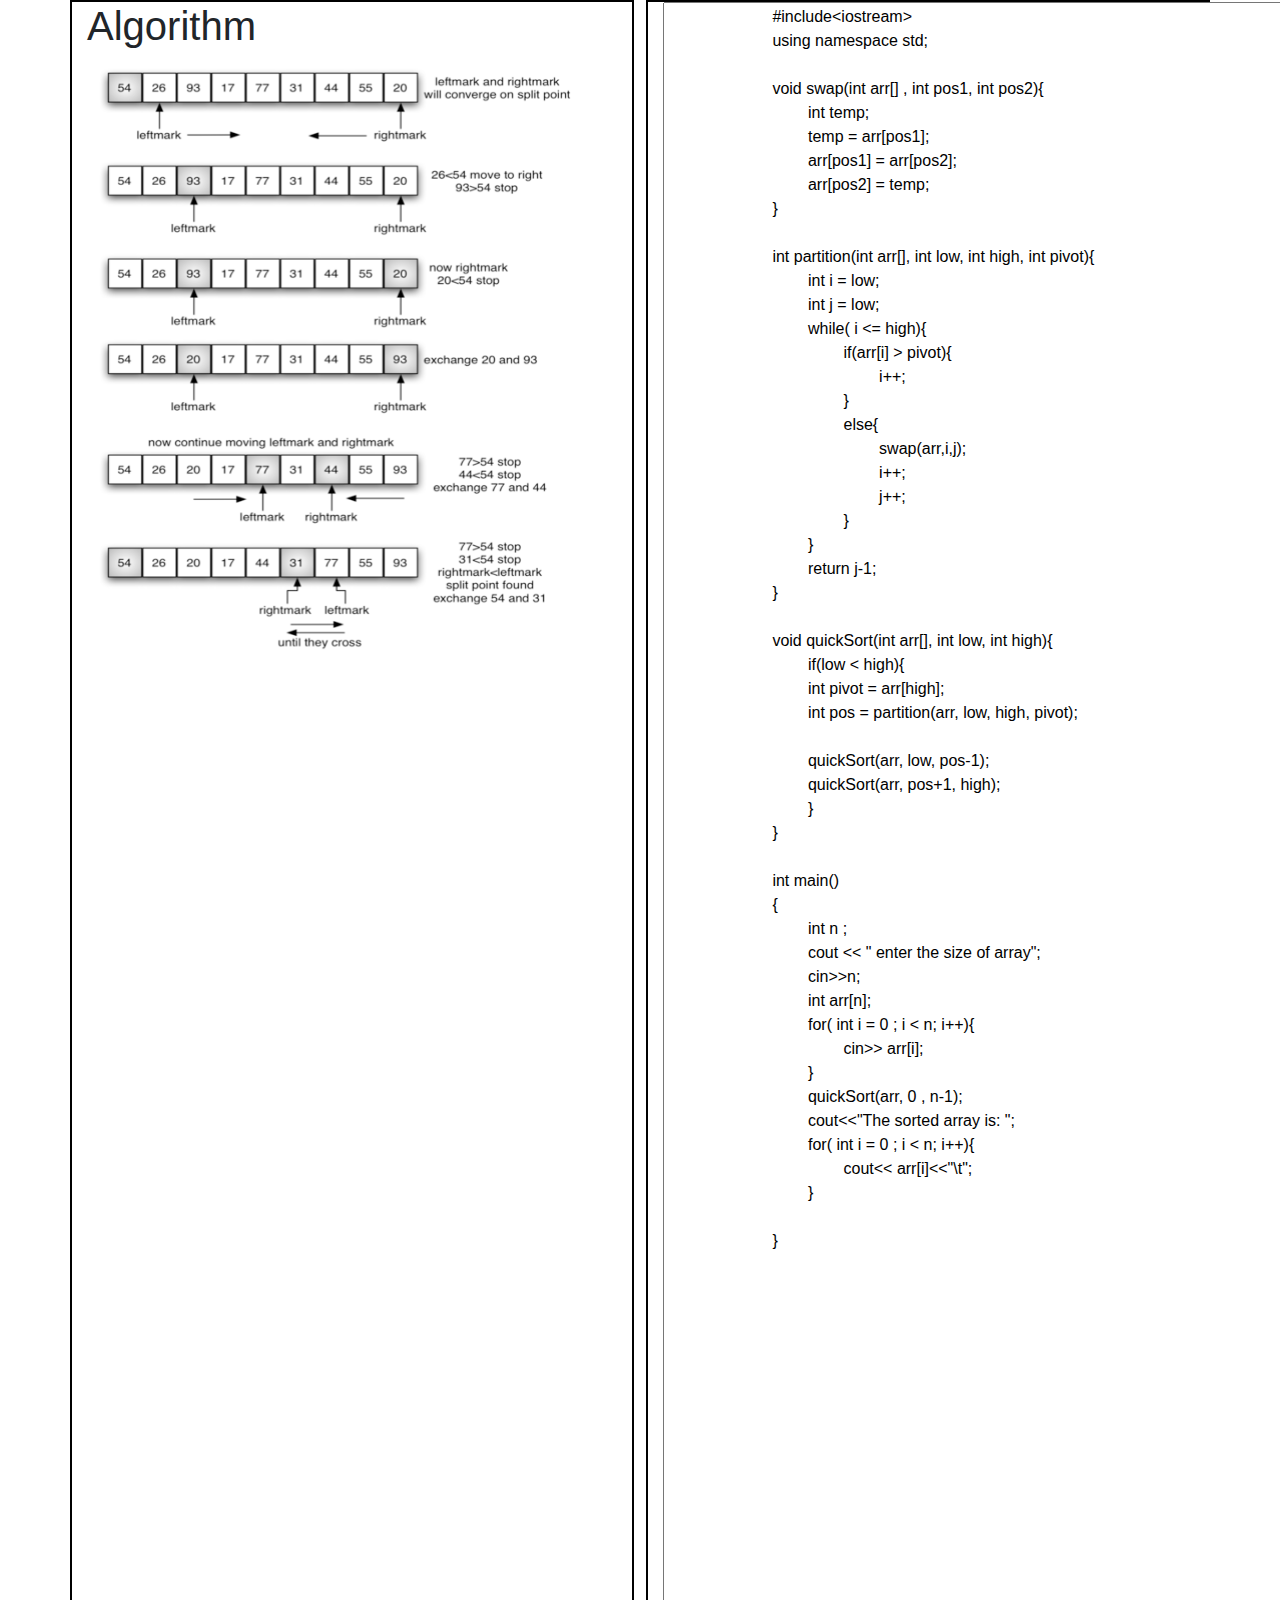
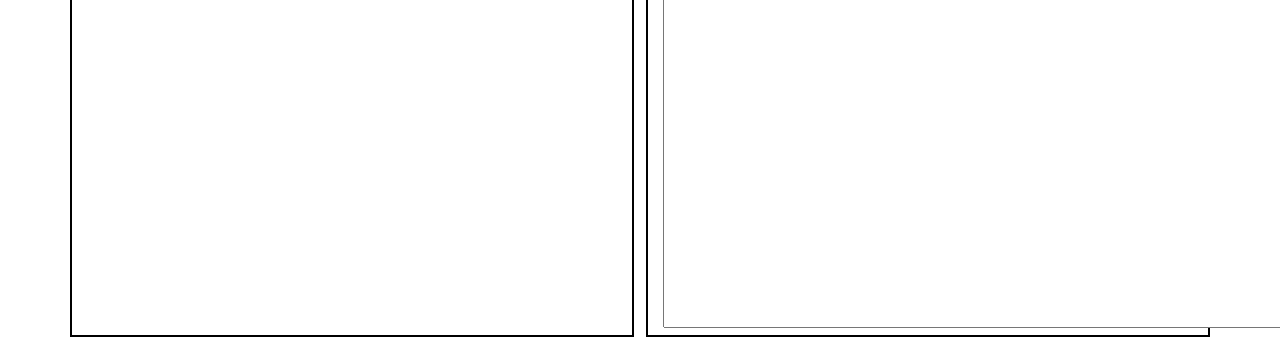
<file: Quick_sort.html>
<!DOCTYPE html>
<html>
<head>
	<title></title>
	<link rel="stylesheet" href="https://cdn.jsdelivr.net/npm/bootstrap@4.0.0/dist/css/bootstrap.min.css" integrity="sha384-Gn5384xqQ1aoWXA+058RXPxPg6fy4IWvTNh0E263XmFcJlSAwiGgFAW/dAiS6JXm" crossorigin="anonymous">
	<script src="https://code.jquery.com/jquery-3.2.1.slim.min.js" integrity="sha384-KJ3o2DKtIkvYIK3UENzmM7KCkRr/rE9/Qpg6aAZGJwFDMVNA/GpGFF93hXpG5KkN" crossorigin="anonymous"></script>
<script src="https://cdn.jsdelivr.net/npm/popper.js@1.12.9/dist/umd/popper.min.js" integrity="sha384-ApNbgh9B+Y1QKtv3Rn7W3mgPxhU9K/ScQsAP7hUibX39j7fakFPskvXusvfa0b4Q" crossorigin="anonymous"></script>
<script src="https://cdn.jsdelivr.net/npm/bootstrap@4.0.0/dist/js/bootstrap.min.js" integrity="sha384-JZR6Spejh4U02d8jOt6vLEHfe/JQGiRRSQQxSfFWpi1MquVdAyjUar5+76PVCmYl" crossorigin="anonymous"></script>
</head>
<body>

<div class="container">
	<div class="row">
		<div class="col" style=" border: 2px solid black; margin-right: 1%; width:43%;">
			<h1>Algorithm</h1>
			<img src="img/quick.jpg" alt="Flowers in Chania" width="500" height="600">
		</div>
		<div class="col" style=" border: 2px solid black; width:43%;">
			<textarea rows="80" cols="80">
			#include<iostream>
			using namespace std;

			void swap(int arr[] , int pos1, int pos2){
				int temp;
				temp = arr[pos1];
				arr[pos1] = arr[pos2];
				arr[pos2] = temp;
			}

			int partition(int arr[], int low, int high, int pivot){
				int i = low;
				int j = low;
				while( i <= high){
					if(arr[i] > pivot){
						i++;
					}
					else{
						swap(arr,i,j);
						i++;
						j++;
					}
				}
				return j-1;
			}

			void quickSort(int arr[], int low, int high){
				if(low < high){
				int pivot = arr[high];
				int pos = partition(arr, low, high, pivot);
				
				quickSort(arr, low, pos-1);
				quickSort(arr, pos+1, high);
				}
			}

			int main()
			{
				int n ;
				cout << " enter the size of array";
				cin>>n;
				int arr[n];
				for( int i = 0 ; i < n; i++){
					cin>> arr[i];
				}
				quickSort(arr, 0 , n-1);
				cout<<"The sorted array is: ";
				for( int i = 0 ; i < n; i++){
					cout<< arr[i]<<"\t";
				}
				
			}
			</textarea>
		</div>
	</div>

</div>


</body>
</html>
</file>
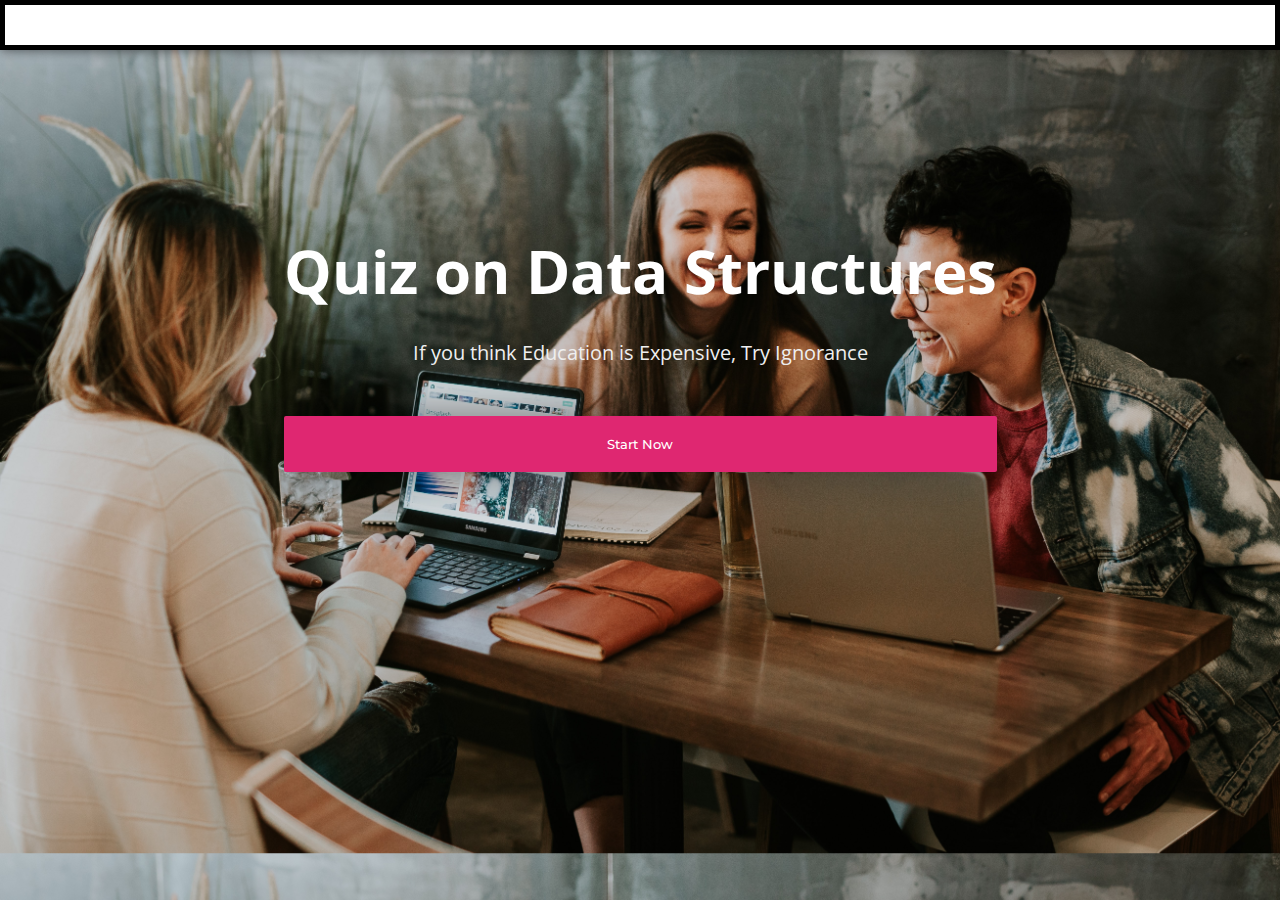
<file: quiz.html>
<!DOCTYPE html>
<html>

<head>
    <link rel="shortcut icon" type="png" href="../images/icon/favicon.png">
    <title>Quiz on Learn DS</title>
    <link rel="stylesheet" type="text/css" href="quizStyle.css">
    <script type="text/javascript" src="../script.js"></script>
</head>

<body>

    <!-- NAVIGATION -->
    <header>
        <div class="nav" id="nav">
            <div id="learned-logo">


            </div>
            <div class="quiz_title" id="quiz_title">
                <p>
                    <center><b></b></center>
                </p>
            </div>
            <div class="switch-tab" id="switch-tab" onclick="switchTAB()"><img src="../images/icon/menu.png"></div>
            <ul id="list-switch">

            </ul>
        </div>
        </div>
    </header>

    <!-- MAIN Heading of Page -->
    <div class="title" id="title">
        <span>Quiz on Data Structures</span>
        <div class="shortdesc"><br>
            <p>If you think Education is Expensive, Try Ignorance</p>
        </div>
        <button onclick="startquiz()">Start Now</button>
    </div>

    <div class="panel" id="panel">

        <div class="left-side" id="left">
            <ul>
                <li onclick="quizt(1)">HOME</li>
                <li onclick="quizt(2)">BASIC DSA CONCEPTS</li>
                <li onclick="quizt(2)">LINEAR SEARCH</li>
                <li onclick="quizt(3)">BINARY SEARCH</li>
                <li onclick="quizt(4)">SORTING</li>
                <li onclick="quizt(5)">STACK</li>
                <li onclick="quizt(2)">QUEUE</li>
                <li onclick="quizt(6)">LINKED LIST</li>

            </ul>
        </div>

        <div class="right-side" id="right">
            <div id="quiz-container">

                <div id="f1">
                    <div class="quiz-frame main-frame"></div>
                </div>

                <div id="f2"><iframe class="quiz-frame"
                        src=" https://docs.google.com/forms/d/e/1FAIpQLSdYysCmSrn4Pxm-DkjUXcdHxYyyPG6ISIhgcoGJOTUCuzcBFg/viewform?vc=0&c=0&w=1&flr=0&usp=mail_form_link"
                        ; frameborder="0" marginheight="0" marginwidth="0">Loading…</iframe></div>

                <div id="f3"><iframe class="quiz-frame"
                        src=" https://docs.google.com/forms/d/e/1FAIpQLSd6yuNDNf4Uc2hZgEKBjORx4x2fGZKwHGFy-6tzu5lGcLDfAg/viewform?vc=0&c=0&w=1&flr=0&usp=mail_form_link"
                        ; frameborder="0" marginheight="0" marginwidth="0">Loading…</iframe></div>

                <div id="f4"><iframe class="quiz-frame"
                        src="https://docs.google.com/forms/d/e/1FAIpQLSfkVZXptzTjzt_w4HIkxJD7GGQUZKAga79oHSUgALPpKaObKg/viewform?vc=0&c=0&w=1&flr=0&usp=mail_form_link"
                        frameborder="0" marginheight="0" marginwidth="0">Loading…</iframe></div>

                <div id="f5"><iframe class="quiz-frame"
                        src="https://docs.google.com/forms/d/e/1FAIpQLSfkVZXptzTjzt_w4HIkxJD7GGQUZKAga79oHSUgALPpKaObKg/viewform?vc=0&c=0&w=1&flr=0&usp=mail_form_link"
                        frameborder="0" marginheight="0" marginwidth="0">Loading…</iframe></iframe></div>

                <div id="f6"><iframe class="quiz-frame"
                        src="https://docs.google.com/forms/d/e/1FAIpQLSftJoyzomz6OCkZcd6E0MXv5cNrDssDuVfw2YOZdC7ZGeBVNA/viewform?usp=sf_link"
                        ; frameborder="0" marginheight="0" marginwidth="0">Loading…</iframe></div>

                <div id="f7"><iframe class="quiz-frame"
                        src="https://docs.google.com/forms/d/e/1FAIpQLSdHFDm_BakVxro_zJI78OF2OLJpXgDzzaAVMHD9hptWlXBSpA/viewform?embedded=true"
                        frameborder="0" marginheight="0" marginwidth="0">Loading…</iframe></div>

                <div id="f8"><iframe class="quiz-frame"
                        src="https://docs.google.com/forms/d/e/1FAIpQLSchDBnai_Aup7YFJQegg4z-qoB338p010VgZRxBYDT17xoRew/viewform?embedded=true"
                        frameborder="0" marginheight="0" marginwidth="0">Loading…</iframe></div>

                <div id="f9"><iframe class="quiz-frame"
                        src="https://docs.google.com/forms/d/e/1FAIpQLSfY5oIAz4R9Ty-LBpx7h4th6OJ0-RkrxIlLslRV4NjwwW8_uw/viewform?embedded=true"
                        frameborder="0" marginheight="0" marginwidth="0">Loading…</iframe></div>

                <div id="f10"><iframe class="quiz-frame"
                        src="https://docs.google.com/forms/d/e/1FAIpQLSflwS89sG7H98J9vFgFqJgsKaZ5gpq3yUlOiW3up7RQQ-qRnw/viewform?embedded=true"
                        frameborder="0" marginheight="0" marginwidth="0">Loading…</iframe></div>

                <div id="f11"><iframe class="quiz-frame"
                        src="https://docs.google.com/forms/d/e/1FAIpQLSe_aS8-CMNFdUzI1UE73zahC2bmMwJkmB6FJXPIeKbLIBqB4Q/viewform?embedded=true"
                        frameborder="0" marginheiclass="quiz-frame" ght="0" marginwidth="0">Loading…</iframe></div>

            </div>
        </div>




    </div>

    <script type="text/javascript" src="../script.js"></script>
</body>

</html>
</file>
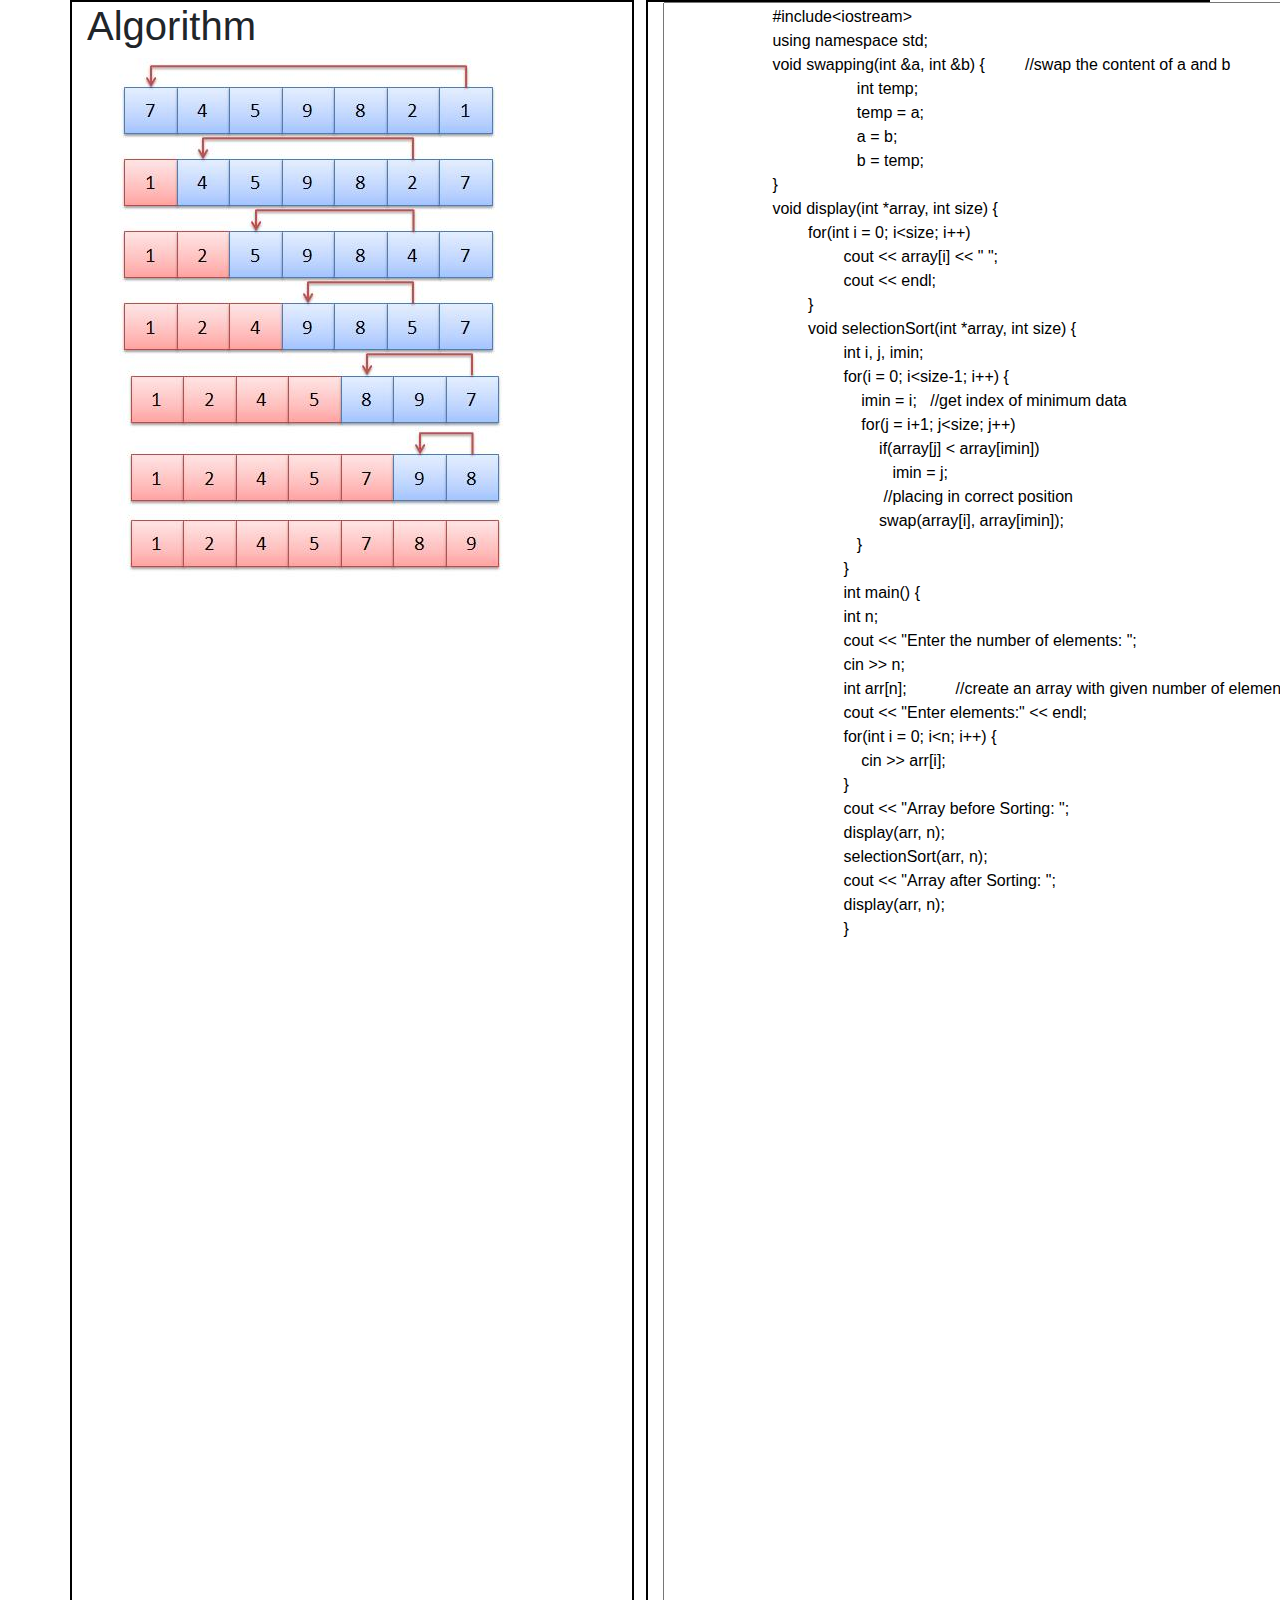
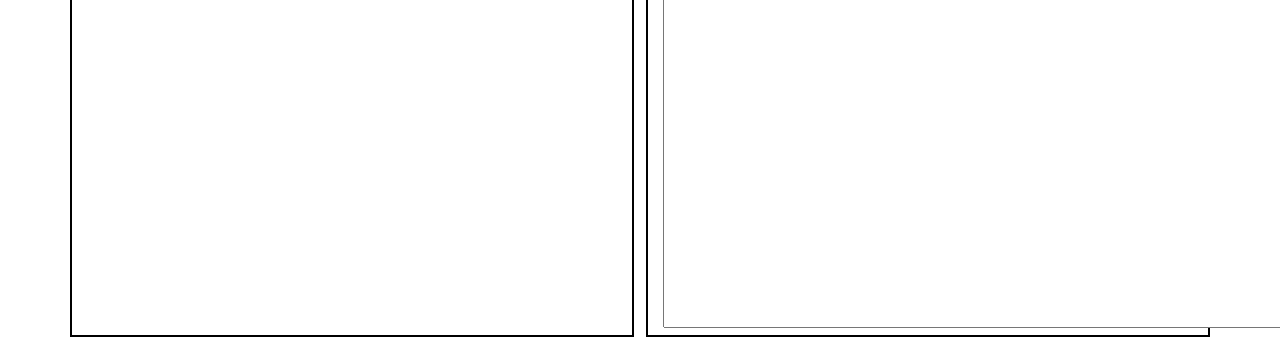
<file: selection_sort.html>
<!DOCTYPE html>
<html>
<head>
	<title></title>
	<link rel="stylesheet" href="https://cdn.jsdelivr.net/npm/bootstrap@4.0.0/dist/css/bootstrap.min.css" integrity="sha384-Gn5384xqQ1aoWXA+058RXPxPg6fy4IWvTNh0E263XmFcJlSAwiGgFAW/dAiS6JXm" crossorigin="anonymous">
	<script src="https://code.jquery.com/jquery-3.2.1.slim.min.js" integrity="sha384-KJ3o2DKtIkvYIK3UENzmM7KCkRr/rE9/Qpg6aAZGJwFDMVNA/GpGFF93hXpG5KkN" crossorigin="anonymous"></script>
<script src="https://cdn.jsdelivr.net/npm/popper.js@1.12.9/dist/umd/popper.min.js" integrity="sha384-ApNbgh9B+Y1QKtv3Rn7W3mgPxhU9K/ScQsAP7hUibX39j7fakFPskvXusvfa0b4Q" crossorigin="anonymous"></script>
<script src="https://cdn.jsdelivr.net/npm/bootstrap@4.0.0/dist/js/bootstrap.min.js" integrity="sha384-JZR6Spejh4U02d8jOt6vLEHfe/JQGiRRSQQxSfFWpi1MquVdAyjUar5+76PVCmYl" crossorigin="anonymous"></script>
</head>
<body>

<div class="container">
	<div class="row">
		<div class="col" style=" border: 2px solid black; margin-right: 1%; width:43%;">
			<h1>Algorithm</h1>
			<img src="img/selection.jpg" alt="Flowers in Chania">
		</div>
		<div class="col" style=" border: 2px solid black; width:43%;">
			<textarea rows="80" cols="80">
			#include<iostream>
			using namespace std;
			void swapping(int &a, int &b) {         //swap the content of a and b
					   int temp;
					   temp = a;
					   a = b;
					   b = temp;
			}
			void display(int *array, int size) {
				for(int i = 0; i<size; i++)
					cout << array[i] << " ";
					cout << endl;
				}
				void selectionSort(int *array, int size) {
					int i, j, imin;
					for(i = 0; i<size-1; i++) {
					    imin = i;   //get index of minimum data
					    for(j = i+1; j<size; j++)
					        if(array[j] < array[imin])
					           imin = j;
					         //placing in correct position
					        swap(array[i], array[imin]);
					   }
					}
					int main() {
					int n;
					cout << "Enter the number of elements: ";
					cin >> n;
					int arr[n];           //create an array with given number of elements
					cout << "Enter elements:" << endl;
					for(int i = 0; i<n; i++) {
					    cin >> arr[i];
					}
					cout << "Array before Sorting: ";
					display(arr, n);
					selectionSort(arr, n);
					cout << "Array after Sorting: ";
					display(arr, n);
					}		

			</textarea>
		</div>
	</div>

</div>


</body>
</html>
</file>
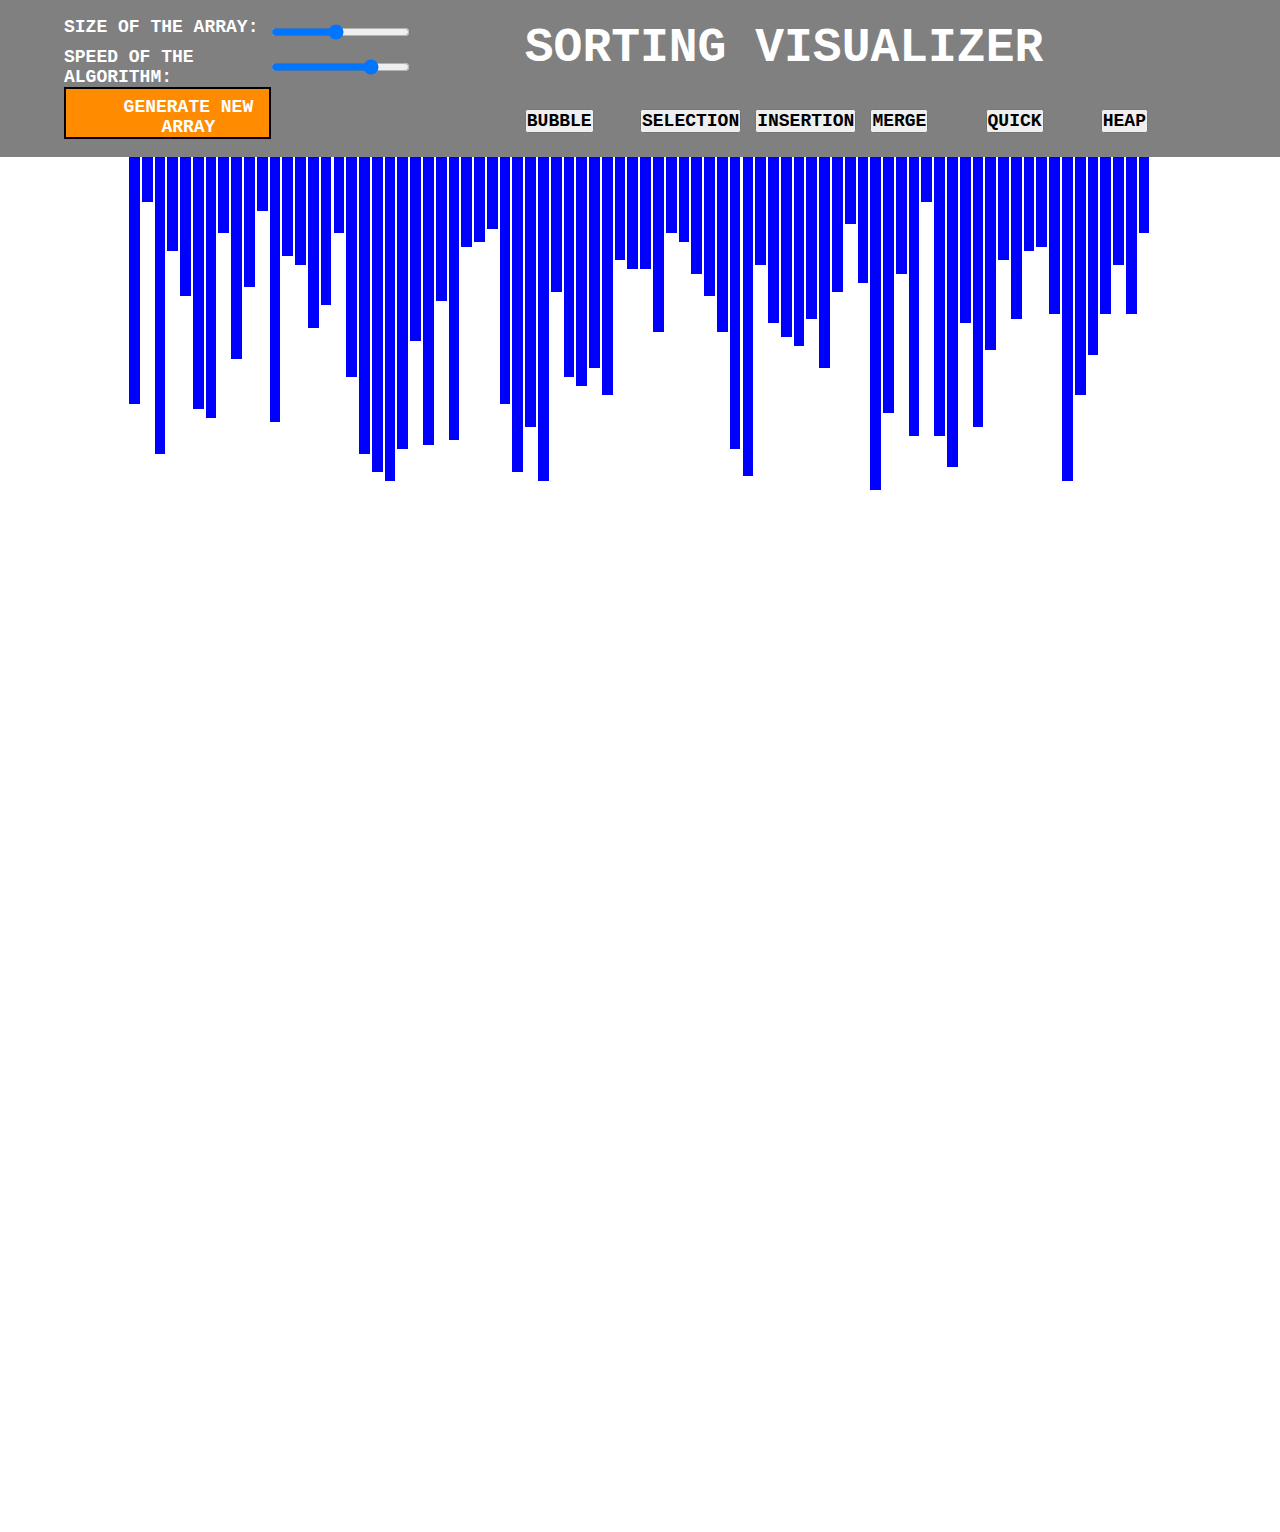
<file: sorting_index.html>
<!DOCTYPE html>
<html lang="en">

<head>
    <meta charset="UTF-8">
    <meta name="viewport" content="width=device-width, initial-scale=1.0">
    <title>Sorting Visualizer</title>

    <link rel="stylesheet" href="./css/sorting_style.css">

</head>

<body>

    <header>
        <nav>
            <div class="array-inputs">
                <p>Size of the array:</p>
                <input id="a_size" type="range" min=20 max=150 step=1 value=80>
                <p>Speed of the algorithm:</p>
                <input id="a_speed" type="range" min=1 max=5 step=1 value=4>
                <button id="a_generate">
                    <center>Generate New Array</center>
                </button>
            </div>

            <div class="header_right">
                <p class="nav-heading">Sorting visualizer</p>
                <div class="algos">


                    <a href="bubble_sort.html" target="frame" style="margin-right: 0px;">
                        <button>Bubble</button>
                    </a>

                    <a href="selection_sort.html" target="frame" style="margin-right: 0px;">
                        <button style="margin-right: 0px;">Selection</button>
                    </a>

                    <a href="insertion_sort.html" target="frame" style="margin-right: 0px;">
                        <button style="margin-right: 0px;">Insertion</button>
                    </a>

                    <a href="merge_sort.html" target="frame" style="margin-right: 0px;">
                        <button style="margin-right: 0px;">Merge</button>
                    </a>

                    <a href="quick_sort.html" target="frame" style="margin-right: 0px;">
                        <button style="margin-right: 0px;">Quick</button>
                    </a>

                    <a href="heap_sort.html" target="frame" style="margin-right: 0px;">
                        <button style="margin-right: 0px;">Heap</button>
                    </a>

                </div>
            </div>




        </nav>
    </header>

    <section>

        <div id="Info_Cont1">
            <!-- <p>This is First Container</p> -->
        </div>

        <div id="array_container">

        </div>

        <div id="Info_Cont2">
            <!-- <p>This is Second Container</p> -->
        </div>

    </section>
    <break>
        <div>
            <!-- <br> -->
            <iframe name="frame" scrolling="none"
                style="height: 100vh; background-color: white; width: 100%; border: 10px solid transparent ">

            </iframe>
        </div>

        <script src="./scripts/main.js"></script>
        <script src="./scripts/visualizations.js"></script>
        <script src="./scripts/bubble_sort.js"></script>
        <script src="./scripts/selection_sort.js"></script>
        <script src="./scripts/insertion_sort.js"></script>
        <script src="./scripts/merge_sort.js"></script>
        <script src="./scripts/quick_sort.js"></script>
        <script src="./scripts/heap_sort.js"></script>
</body>

</html>
</file>
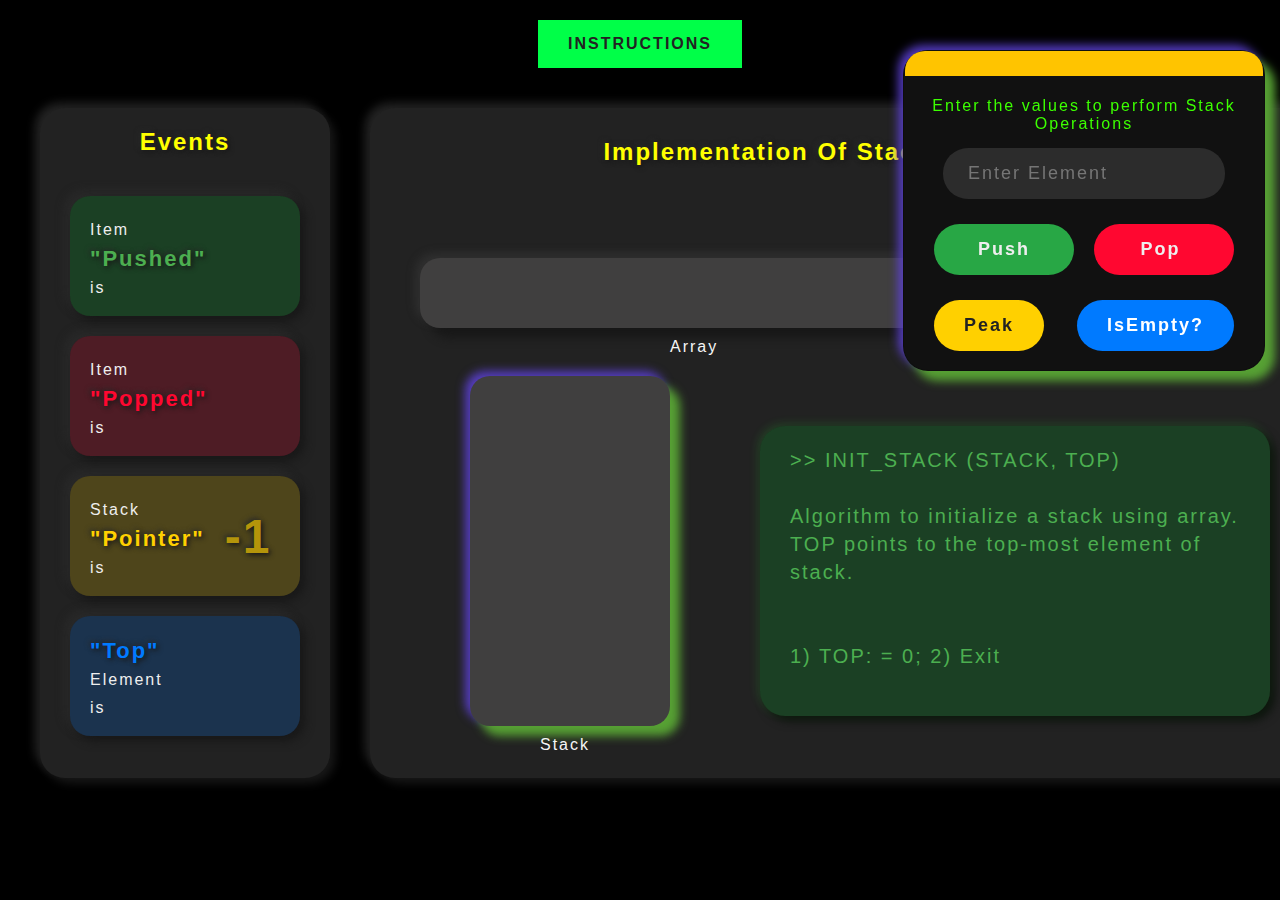
<file: stack_index.html>
<html>

<head>
  <title>Implementation Of Stack Using Array</title>
  <link rel="stylesheet" href="css/stack_style.css" />
  <script src="js/jquery-3.5.1.min.js"></script>
  <script src="js/script.js"></script>
</head>

<body>
  <button id="launch">INSTRUCTIONS</button>
  <div id="popup">
    <span class="close">&times;</span>
    <h2>Instructions :</h2>
    <ul id="instructions">
      <h3 style="text-align: left">Implementation Of Stack Using Array -</h3>
      <p class="code-line" style="text-align: justify; font-size: 18px; line-height: 24px">
        In array implementation, the stack is formed by using the array. All
        the operations regarding the stack are performed using arrays. Lets
        see how each operation can be implemented on the stack using array
        data structure.Some of the operations are listed below . Some of the
        steps and operations are listed below
      </p>
      <li class="list-items">
        Adding an element onto the stack (push operation)
      </li>
      <li class="list-items">
        Deletion of an element from a stack (Pop operation)
      </li>
      <li class="list-items">
        Visiting each element of the stack (Peek operation)
      </li>
      <li class="list-items">
        To check if the the stack is full (Isfull operation)
      </li>
      <li class="list-items">
        Seprate buttons for each operations are present in the control
        section.
      </li>
      <li class="list-items">
        Control section is dragable , so you can move the entire control box
        with it .
      </li>
    </ul>
    <!-- Actions -->
    <div class="btn-container">
      <a href="#input">
        <input type="button" name="start" value="Create your own Stack?" onclick="input()" class="btn btn-green" />
      </a>
    </div>
  </div>

  <!-- =========== Push question popup ========== -->
  <div class="question-modal" id="pushmodal">
    <div id="modal-head">
      <h2 style="text-align: left; color: #000; text-shadow: none; margin-top: 0px;">Test Your Knowledge : Push()</h2>
      <span class="close-push close-btn">&times;</span>
    </div>
    <div id="modal-content">
      <div id="question">If anyone tries to insert an element on a stack whose all places are occupied, What will happen
        in this condition</div>
      <div id="answer">
        <div id="ans-left">
          <div id="option-a" class="option">Push</div>
          <div id="option-c" class="option">Pop</div>
        </div>
        <div id="ans-right">
          <div id="option-b" class="option">Underflow</div>
          <div id="option-d" class="option">Overflow</div>
        </div>
      </div>
    </div>
  </div>
  <!-- ======== Push question popup ends ======== -->

  <!-- =========== Pop question popup ========== -->
  <div class="question-modal" id="popmodal">
    <div id="modal-head">
      <h2 style="text-align: left; color: #000; text-shadow: none; margin-top: 0px;">Test Your Knowledge : Pop()</h2>
      <span class="close-pop close-btn">&times;</span>
    </div>
    <div id="modal-content">
      <div id="question">What will happen if someone tries to remove an element from a stack that has no element in it?
      </div>
      <div id="answer">
        <div id="ans-left">
          <div id="pop-a" class="option">Overflow</div>
          <div id="pop-c" class="option">Pop</div>
        </div>
        <div id="ans-right">
          <div id="pop-b" class="option">Underflow</div>
          <div id="pop-d" class="option">Push</div>
        </div>
      </div>
    </div>
  </div>
  <!-- ======== Pop question popup ends ======== -->

  <!-- =========== IsEmpty question popup ========== -->
  <div class="question-modal" id="emptymodal">
    <div id="modal-head">
      <h2 style="text-align: left; color: #000; text-shadow: none; margin-top: 0px;">Test Your Knowledge : IsEmpty()
      </h2>
      <span class="close-empty close-btn">&times;</span>
    </div>
    <div id="modal-content">
      <div id="question">What is the role of Isempty() function in Stack and What can we check using this function</div>
      <div id="answer">
        <div id="ans-left">
          <div id="empty-a" class="option">Underflow</div>
          <div id="empty-c" class="option">Overflow</div>
        </div>
        <div id="ans-right">
          <div id="empty-b" class="option">Space available</div>
          <div id="empty-d" class="option">To Pop the stack</div>
        </div>
      </div>
    </div>
  </div>
  <!-- ======== IsEmpty question popup ends ======== -->


  <!-- Wrapper for whole HTML document -->
  <div class="wrapper">

    <div id="container">
      <!-- ======= This is Canvas area ========= -->
      <div id="canvas" class="box box-full">
        <h2 style="text-align: center;">Implementation Of Stack Using Array</h2>

        <!-- Canvas Element to draw Animations -->
        <div id="canvas-wrapper">
          <div id="target">
            <div id="array-wrapper">
              <div id="array"></div>
            </div>
            <span style="position:relative; display: block; font-size: 16px; margin: 10px 250px;">Array</span>
            <div id="lowerbound">
              <div id="stack-wrapper">
                <div id="stack"></div>
                <span style="position:relative; display: block; font-size: 16px; margin: 10px 70px;">Stack</span>
              </div>

              <!-- =============== current step explanation =============== -->
              <div id="algo-box">
                <li id="current_algo" class="algo-steps">
                  >> INIT_STACK (STACK, TOP) <br />
                  <br />

                  Algorithm to initialize a stack using array. <br />
                  TOP points to the top-most element of stack.<br />
                  <br /><br />
                  1) TOP: = 0; 2) Exit
                </li>
              </div>

            </div>
          </div>
        </div>
      </div>
      <!-- ======== Canvas area ends here ====== -->

      <!-- ================ draggable input box =============== -->
      <div id="moveable">
        <div id="handle">
          <span class="dragcontent">

          </span>
        </div>
        <p style="text-align: center; color: #3cff00; padding-top: 20px;">Enter the values to perform Stack Operations
        </p>
        <!-- Form Inputs -->
        <div class="inputs">
          <!-- ====== pushing element ====== -->
          <div class="form-row">
            <input type="text" id="push-item" name="push-item" class="input" placeholder="Enter Element" required />
          </div>

          <!-- ======== popping element ======== -->
          <div class="form-row">
            <input type="submit" name="push-btn" value="Push" onclick="push()" class="btn btn-green push-btn" />
            <input type="button" id="pop-item" name="pop-item" value="Pop " onclick="pop()"
              class="btn btn-red pop-btn" />
          </div>

          <!-- ========== Condition Check Buttons ========== -->
          <div class="form-row">
            <input type="button" name="ispeak" value="Peak" onclick="ispeak()" class="btn btn-yellow" />
            <input type="button" name="isempty" value="IsEmpty?" onclick="isempty()" class="btn btn-blue" />
          </div>
        </div>
      </div>
      <!-- =============== draggable box ends here ============ -->

      <!-- ========= This is code area ========== -->
      <div id="code" class="box box-half">
        <h2>Events</h2>
        <!-- ========= box for live tracking of variables values =========== -->
        <div id="step-tracker">
          <!-- Start Box -->
          <div id="start-step" class="step-box">
            <h3 class="box-title">
              Item <br> <b class="highlight">"Pushed"</b> <br> is
            </h3>
            <h1 class="box-value" id="pushed"></h1>
          </div>

          <!-- Last Box -->
          <div id="last-step" class="step-box">
            <h3 class="box-title">
              Item <br> <b class="highlight">"Popped"</b> <br> is
            </h3>
            <h1 class="box-value" id="popped"></h1>
          </div>

          <!-- PStack pointer Box -->
          <div id="mid-step" class="step-box">
            <h3 class="box-title">
              Stack <br> <b class="highlight">"Pointer"</b> <br> is
            </h3>
            <h1 class="box-value" id="pointer">-1</h1>
          </div>
          <div id="blue-box" class="step-box">
            <h3 class="box-title">
              <b class="highlight">"Top"</b> <br> Element <br> is
            </h3>
            <h1 class="box-value" id="top_element"></h1>
          </div>
        </div>
      </div>
      <!-- ========= code area ends here ======== -->
    </div>

  </div>
</body>
<script src="js/jquery-3.5.1.min.js"></script>
<script src="js/script.js"></script>

</html>
</file>
<file: linear_style.css>
* {
  margin: 0;
  padding: 0;
  font-family: "Sen", sans-serif;
  letter-spacing: 2px;
}

html,
body {
  background: #222;
  color: #f5f5f5;
  font-family: "Sen", sans-serif;
  letter-spacing: 2px;
  overflow-x: hidden;
}

.wrapper {
  margin: 0;
  padding: 0;
  width: 100vw;
  max-width: 100vw;
}
#container {
  margin: 60px 40px;
  display: grid;
  grid-template-columns: 2fr 1fr 1fr;
  grid-gap: 20px;
}
#launch {
  width: auto;
  background: rgb(255, 208, 0);
  color: #222;
  font-size: 16px;
  font-weight: 700;
  padding: 15px 30px;
  border: none;
  outline: none;
  text-align: center;
  display: none;
}

#popup {
  display: none; /* Hidden by default */
  z-index: 1; /* Sit on top */
  overflow: auto; /* Enable scroll if needed */
  width: 80%;
  margin: 5% auto;
  background: #252525;
  padding: 50px;
}
#instructions li {
  margin-left: 50px;
}
.close {
  color: #aaa;
  float: right;
  font-size: 28px;
  font-weight: bold;
}
.close:hover,
.close:focus {
  color: rgb(255, 208, 0);
  text-decoration: none;
  cursor: pointer;
}
.list-items {
  line-height: 30px;
  font-size: 18px;
  color: #666;
}

.box {
  margin: 20px;
  padding: 20px 30px;
  border-radius: 25px;
  background: #222;
  box-shadow: 5px 5px 10px #181818, -5px -5px 10px #2c2c2cd8;
}
#canvas {
  grid-column: 1/3;
  grid-row: 1/2;
  display: flex;
  flex-direction: column;
  justify-content: space-between;
  vertical-align: baseline;
}

/* ======= styles for canvas element ======= */

#canvas-wrapper {
  padding-top: 50px;
  overflow: scroll;
}

canvas {
  height: 180px;
  width: 2000px;
  padding: 40px;
  /* background: #2c2c2c; */
  border-radius: 10px;
}

/* ======= canvas ends ======= */

#input {
  grid-column: 1/4;
  grid-row: 2/3;
  padding: 40px;
}
#code {
  grid-column: 3/4;
  grid-row: 1/2;
}
h1,
h2,
h3,
h4,
h5,
h6 {
  text-align: center;
  color: rgba(255, 208, 0, 0.836);
  font-weight: 700;
  margin: 10px;
  text-shadow: 2px 2px 5px #181818, -2px -2px 5px #2c2c2cd8;
}
#label1 {
  color: rgb(255, 208, 0);
  font-size: 18px;
  transition: 0.8s ease-in;
  text-align: center;
  line-height: 30px;
}
#label2 {
  color: rgb(255, 208, 0);
  font-size: 18px;
  transition: 0.8s ease-in;
  text-align: center;
  line-height: 30px;
}

/* ========= controls ========= */
.inputs {
  margin-top: 30px;
  display: flex;
  align-items: center;
  flex-direction: column;
}
.input {
  align-items: center;
  background: #2c2c2c;
  width: 70%;
  margin: 10px 20px;
  outline: none;
  border: none;
  padding: 20px 30px;
  border-radius: 20px;
  color: #999;
  font-size: 18px;
  letter-spacing: 2px;
  font-family: "Sen", sans-serif;
}
.select {
  align-items: center;
  background: #ffee0023;
  margin: 10px 20px;
  outline: none;
  border: none;
  padding: 20px 30px;
  border-radius: 20px;
  color: rgb(255, 208, 0);
  font-size: 18px;
  letter-spacing: 2px;
  font-family: "Sen", sans-serif;
}
select {
  -webkit-appearance: none;
  -moz-appearance: none;
  appearance: none;
}
option {
  display: block;
  background: #2c2c2c;
  outline: none;
  border: none;
  padding: 20px 30px;
  color: #ffd000;
  font-size: 18px;
  letter-spacing: 2px;
  font-family: "Sen", sans-serif;
}
.values {
  letter-spacing: 2px;
}
.btn-container {
  padding: 0px 40px;
  margin: 20px;
  display: flex;
  align-items: center;
  justify-content: space-around;
}
.btn-wrapper {
  margin: 20px auto;
  display: flex;
  align-items: center;
  justify-content: space-around;
}
.btn {
  padding: 15px 30px;
  border-radius: 30px;
  outline: none;
  border: none;
  font-size: 18px;
  letter-spacing: 2px;
  font-family: "Sen", sans-serif;
  font-weight: 700;
}
.btn:hover {
  transition: 0.5s ease;
  box-shadow: 10px 10px 10px #0e0e0e, -7px -7px 10px #333333d8;
}
.btn-yellow {
  background: rgb(255, 208, 0);
  color: #222;
}
.btn-green {
  background: #28a745;
  color: #eee;
}
.btn-red {
  background: #ff1131;
  color: #eee;
}

#code {
  padding: 40px;
  height: auto;
}
#code-panel {
  height: 500px;
  min-width: 250px;
  margin-top: 30px;
  border-left: 3px solid #333;
  padding: 5px 10px;
  font-size: 16px;
  line-height: 22px;
  letter-spacing: 2px;
  font-family: "Sen", sans-serif;
  color: #00b92b;
  overflow: scroll;
  scrollbar-width: thin;
  scrollbar-color: #444 transparent;
}

/* Scrollbars */

::-webkit-scrollbar {
  width: 8px;
  height: 8px;
  background: transparent;
  border-radius: 4px;
}
::-webkit-scrollbar-thumb {
  background: #444;
  border-radius: 4px;
}
::-webkit-scrollbar-thumb:hover {
  background: #333;
  border-radius: 4px;
}
::-webkit-scrollbar-corner {
  background: black;
  visibility: hidden;
}
.code-line {
  list-style-type: none;
  padding: 10px;
}
.code-line.active {
  background: #00b92b23;
}
/* .code-line:hover{
  background: #00b92b23;
  padding: 10px;
  transition: 0.5s ease;
  border-radius: 5px;
} */
#l1,
#l2,
#l3,
#l4,
#l5,
#l6,
#l7 {
  border-radius: 5px;
  transition: 0.5s ease;
}

/* ============ draggable div functionality ============= */
.drag {
  color: #aaa;
  float: right;
  font-size: 28px;
  font-weight: bold;
  cursor: move;
}
.drag img {
  display: inline;
  /* width: 30px; */
  margin: 15px;
  cursor: move;
}

.drag:hover,
.drag:focus {
  color: rgb(255, 208, 0);
  text-decoration: none;
  cursor: pointer;
}

.current-step {
  display: block;
  margin-top: 10px;
  padding: 10px 20px;
  border-radius: 10px;
  font-size: 16px;
  line-height: 22px;
  letter-spacing: 2px;
  font-weight: 400;
  color: #00b92b;
  background: #00b92b23;
}

.check {
  margin-top: 10px;
  padding: 10px 20px;
  font-size: 16px;
  line-height: 24px;
  letter-spacing: 2px;
  font-family: "Sen", sans-serif;
  background: #ffee0023;
  border-radius: 10px;
}

.hide {
  visibility: hidden;
  display: none;
}
.show {
  visibility: visible;
}

/* ================ actions for canvas simulation ================ */
/* #actions{
  margin-top: 40px;    
} */

/* ========== Code for Smaller Screens =========== */

@media screen and (max-width: 780px) {
  #container {
    margin: 60px 40px;
    display: grid;
    grid-template-columns: repeat(3, 1fr);
    grid-gap: 20px;
  }
  #canvas {
    grid-column: span 3;
    grid-row: 2/3;
    padding: 40px;
  }
  #input {
    grid-column: 1/4;
    grid-row: 1/2;
    padding: 40px;
  }
  #code {
    grid-column: 1/4;
    grid-row: 3/4;
    padding: 40px;
  }
  .list-items {
    line-height: 24px;
    font-size: 16px;
    color: #666;
  }
}

/* ***********************************************
 **************** G A M E   C S S **************
 *********************************************** */

#gameLaunch {
  width: auto;
  background: rgb(255, 208, 0);
  color: #222;
  font-size: 16px;
  font-weight: 700;
  padding: 15px 30px;
  border: none;
  outline: none;
  text-align: center;
}

#gamePopup {
  display: none; /* Hidden by default */
  z-index: 1; /* Sit on top */
  overflow: auto; /* Enable scroll if needed */
  width: 80%;
  margin: 5% auto;
  background: #252525;
  padding: 50px;
}
#gameInstructions li {
  margin-left: 50px;
}
.gameClose {
  color: #aaa;
  float: right;
  font-size: 28px;
  font-weight: bold;
}
.gameClose:hover,
.gameClose:focus {
  color: rgb(255, 208, 0);
  text-decoration: none;
  cursor: pointer;
}

h1,
h2,
h3,
h4,
h5,
h6 {
  text-align: center;
  color: rgba(255, 208, 0, 0.836);
  font-weight: 700;
  margin: 10px;
  text-shadow: 2px 2px 5px #181818, -2px -2px 5px #2c2c2cd8;
}

/* ========= controls ========= */
.input {
  align-items: center;
  background: #2c2c2c;
  width: 70%;
  margin: 10px 20px;
  outline: none;
  border: none;
  padding: 20px 30px;
  border-radius: 20px;
  color: #999;
  font-size: 18px;
  letter-spacing: 2px;
  font-family: "Sen", sans-serif;
}
.btn-container {
  padding: 0px 40px;
  margin: 20px;
  display: flex;
  align-items: center;
  justify-content: space-around;
}
.btn {
  padding: 15px 30px;
  border-radius: 30px;
  outline: none;
  border: none;
  font-size: 18px;
  letter-spacing: 2px;
  font-family: "Sen", sans-serif;
  font-weight: 700;
  margin: 10px;
}
.btn:hover {
  transition: 0.5s ease;
  box-shadow: 10px 10px 10px #0e0e0e, -7px -7px 10px #333333d8;
}
.btn-yellow {
  background: rgb(255, 208, 0);
  color: #222;
}
.btn-green {
  background: #28a745;
  color: #eee;
}
.btn-red {
  background: #ff1131;
  color: #eee;
}
.btn-blue {
  background: rgb(0, 122, 255);
  color: #fff;
}

/* Scrollbars */
::-webkit-scrollbar {
  width: 8px;
  height: 8px;
  background: transparent;
  border-radius: 4px;
}
::-webkit-scrollbar-thumb {
  background: #444;
  border-radius: 4px;
}
::-webkit-scrollbar-thumb:hover {
  background: #333;
  border-radius: 4px;
}
::-webkit-scrollbar-corner {
  background: black;
  visibility: hidden;
}

/* ================= styles for question popup =============== */
.question-modal {
  display: none;
  z-index: 1;
  position: absolute;
  top: 100px;
  left: 20%;
  margin: 50px;
  height: 380px;
  width: 620px;
  background: #111;
  border-radius: 20px;
  box-shadow: 5px 5px 10px #181818, -5px -5px 10px #2c2c2cd8;
}
#modal-head {
  padding: 20px 30px;
  background: #ff1131;
  height: 30px;
  display: flex;
  justify-content: space-between;
  border-radius: 20px 20px 0px 0px;
}
#modal-head h2 {
  text-align: left;
  color: #fff;
  text-shadow: none;
  margin-top: 0px;
  font-size: 24px;
  font-weight: 400;
}
.close-btn {
  color: rgb(255, 255, 255);
  float: right;
  font-size: 28px;
  font-weight: bold;
  /* visibility: hidden; */
}
.close-btn:hover,
.close-btn:focus {
  color: #000000;
  transition: 0.8s ease;
  text-decoration: none;
  cursor: pointer;
}
#modal-content {
  padding: 15px 30px;
}
#question {
  font-size: 20px;
  line-height: 30px;
  height: 40px;
  width: 540px;
  text-align: justify;
}
#answer {
  display: flex;
  justify-content: space-between;
}
.option {
  background: #222;
  padding: 10px 20px;
  font-size: 18px;
  line-height: 28px;
  border: 3px solid #333;
  border-radius: 30px;
  width: 200px;
  margin: 10px;
}
.option:hover {
  transition: 0.7s ease;
  background: #ff1131;
  color: #fff;
  border: 3px solid #eee;
}
.wrong {
  background: #ff1131;
  color: #fff;
  border: 3px solid #eee;
}
.correct {
  background: #0caa31;
  color: #fff;
  border: 3px solid #eee;
}
.blur {
  filter: blur(20px);
}

/* places */
#gameboard {
  width: 1310px;
  height: 550px;
  background: #222;
  margin: 10px auto;
  padding: auto;
  border-radius: 5px;
}
#up {
  height: 170px;
  padding-bottom: 0px;
}
#places {
  width: 1190px;
  height: 140px;
  display: flex;
  flex-direction: row;
  align-items: flex-start;
  justify-content: space-evenly;
  padding-top: 80px;
  margin-left: 55px;
  margin-bottom: 0px;
}
.place {
  display: inline-block;
  width: 100px;
  height: 50px;
  border-radius: 10px;
  background: #ffd000;
  color: #111;
  text-align: center;
  font-weight: 700;
  padding: 5px 10px;
  padding-bottom: 10px;
  outline: none;
  border: none;
  box-shadow: 0px 0px 50px #000000;
}
.icon {
  text-align: center;
}
.icon img {
  margin-top: -50px;
  width: 80px;
  border-radius: 50%;
  box-shadow: 0px 5px 10px #000000ab;
}
#trail {
  margin-top: 0px;
  width: 100%;
  padding: 0px;
  height: 150px;
  border-bottom: 2px solid #444;
  background: #0a0a0a;
  border-radius: 20px 20px 0px 0px;
  box-shadow: -0px 10px 50px #000;
  display: flex;
  align-items: flex-start;
  justify-content: space-between;
}
.spot {
  height: 125px;
  width: 140px;
  background-image: linear-gradient(rgba(0, 0, 0, 0.61), rgba(0, 255, 0, 0.116)),
    url("../images/grassreal.jpg");
  background-position: center;
  background-size: cover;
  border-top: none;
  border-radius: 10px 10px 20px 20px;
  box-shadow: 5px 5px 10px #000000, -5px -0px 10px #1a1a1a67;
  box-shadow: 5px 5px 10px #000, -5px -0px 10px #000;
}
.spot:nth-child(1) {
  border-left: none;
  border-radius: 20px 10px 20px 0px;
  box-shadow: 5px 0px 10px #000000, -0px -0px 10px #000000d8;
}
.spot:nth-child(8) {
  border-right: none;
  border-radius: 10px 20px 0px 20px;
  box-shadow: 0px 5px 10px #000000, -5px -0px 10px #000000;
}
.cop {
  position: absolute;
  top: 230px;
  left: 0px;
  width: 60px;
  border-radius: 50%;
  background: rgb(43, 0, 59);
  box-shadow: 0px 0px 20px rgb(0, 0, 0);
}
#bomb {
  width: 50px;
  border-radius: 50%;
}
.blinkbomb {
  animation-name: activeblink;
  animation-duration: 1s;
  animation-delay: 1s;
  animation-direction: normal;
  animation-fill-mode: both;
  animation-iteration-count: infinite;
  animation-play-state: running;
  animation-timing-function: ease-in-out;
}
.highlight {
  animation-name: glowinred;
  animation-duration: 1.5s;
  animation-direction: normal;
  animation-fill-mode: both;
  animation-iteration-count: 1;
  animation-play-state: running;
  animation-timing-function: ease-in;
}
#bomb:hover {
  transform: scale(1.2);
  transform: rotateZ(360deg) scale(1.4);
  transition: 0.7 s ease-in;
  border-radius: 50%;
}
#content-row {
  display: flex;
  justify-content: space-between;
  align-items: flex-start;
  padding: 20px 50px;
}
#clickIcon {
  width: 250px;
  display: flex;
  align-items: flex-start;
  justify-content: space-evenly;
}

/* tooltip label design */
.tooltip {
  display: block;
  position: relative;
  text-align: left;
  width: max-content;
}

.tooltip .right {
  width: max-content;
  min-width: 200px;
  max-width: 800px;
  top: 20px;
  left: 0px;
  margin-left: 0px;
  transform: translate(0, -50%);
  padding: 5px 20px;
  color: #ddd;
  background-color: #2c2c2c;
  border-radius: 8px;
  position: absolute;
  z-index: 99999999;
  box-sizing: border-box;
  box-shadow: 0 1px 8px #000000;
  visibility: visible;
}

.tooltip .right i {
  position: absolute;
  top: 50%;
  right: 100%;
  margin-top: -12px;
  width: 12px;
  height: 24px;
  overflow: hidden;
}

.tooltip .right i::after {
  content: "";
  position: absolute;
  width: 12px;
  height: 12px;
  left: 0;
  top: 50%;
  transform: translate(50%, -50%) rotate(-45deg);
  background-color: #2c2c2c;
  box-shadow: 0 1px 8px #000000;
}

.tooltip p {
  padding-left: 10px;
  padding-bottom: 10px;
}

#status {
  font-size: 20px;
  letter-spacing: 2px;
  line-height: 24px;
  font-weight: 700;
}

/* ******************** respective animation classes for places specified ********************* */

.animtext {
  animation-delay: 0s;
  animation-direction: normal;
  animation-fill-mode: both;
  animation-iteration-count: infinite;
  animation-play-state: running;
  animation-timing-function: ease-in-out;
}

.statusOne::after {
  content: "Voila! We found it ^_^";
  color: #27cc2c;
  animation-name: statusOne;
  animation-duration: 10s;
}
.statusTwo::after {
  content: "Voila! We found it Let's diffuse it ^_^";
  color: #27cc2c;
  animation-name: statusTwo;
  animation-duration: 21s;
}
.statusThree::after {
  content: "Voila! We found it Let's diffuse it and save the future of this country ^_^";
  color: #27cc2c;
  animation-name: statusThree;
  animation-duration: 30s;
}
.statusFour::after {
  content: "No need to worry! Bomb diffused ^_^";
  color: #27cc2c;
  animation-name: statusFour;
  animation-duration: 40s;
}
.statusFive::after {
  content: "Bomb has been diffused. All systems operational ^_^";
  color: #27cc2c;
  animation-name: statusFive;
  animation-duration: 60s;
}
.statusSix::after {
  content: "Bomb at the Railway has been diffused. ^_^";
  color: #27cc2c;
  animation-name: statusSix;
  animation-duration: 70s;
}
.statusSeven::after {
  content: "Voila! We found it ^_^";
  color: #27cc2c;
  animation-name: statusSeven;
  animation-duration: 70s;
}
.statusEight::after {
  content: "We are safe as no bomb is planted in our City ^_^";
  color: #27cc2c;
  animation-name: statusEight;
  animation-duration: 80s;
}

.animate {
  animation-delay: 0s;
  animation-direction: normal;
  animation-fill-mode: both;
  animation-iteration-count: 1;
  animation-play-state: running;
  animation-timing-function: ease-in-out;
}
.park {
  animation-duration: 9s;
  animation-name: movetopark;
}
.temple {
  animation-duration: 19s;
  animation-name: movetotemple;
}
.school {
  animation-delay: 2s;
  animation-duration: 30s;
  animation-name: movetoschool;
}
.hospital {
  animation-delay: 2s;
  animation-duration: 40s;
  animation-name: movetohospital;
}
.bus {
  animation-delay: 2s;
  animation-duration: 60s;
  animation-name: movetobus;
}
.railway {
  animation-duration: 70s;
  animation-name: movetorailway;
}
.mall {
  animation-duration: 69s;
  animation-name: movetomall;
}
.notfound {
  animation-name: notfound;
  animation-duration: 79s;
}

/* ************** CSS Animations [respective animation keyframes for all specified places] ************ */

/* animation for label - index 1 */
@keyframes statusOne {
  0% {
    content: "Initiate";
    color: #ff1131;
    transition: content 0.8s ease;
  }
  25% {
    visibility: hidden;
  }
  30% {
    content: "Moving ahead ! Heading towards Central Park . . .";
    color: #ffd000;
    transition: content 0.8s ease;
  }
  80% {
    content: "Moving ahead ! Heading towards Central Park . . .";
    color: #ffd000;
    transition: content 0.8s ease;
  }
  100% {
    content: "Voila! We found it ^_^";
    color: #27cc2c;
    transition: content 0.8s ease;
  }
}

/* animmation for label - index 2 */
@keyframes statusTwo {
  0% {
    content: "Initiate";
    color: #ff1131;
    transition: content 0.8s ease;
  }
  5% {
    content: "Initiate";
    color: #ff1131;
    transition: content 0.8s ease;
  }
  10% {
    content: "Moving ahead ! Heading towards Central Park . . .";
    color: #ffd000;
    transition: content 0.8s ease;
  }
  40% {
    content: "Moving ahead ! Heading towards Central Park . . .";
    color: #ffd000;
    transition: content 0.8s ease;
  }
  50% {
    content: "Looking for any threat in this park O_O ";
    color: #ff1131;
    transition: content 0.8s ease;
  }
  60% {
    content: "OOPS! Sorry to trouble you. Nothing found here . . . ";
    color: #ff1131;
    transition: content 0.8s ease;
  }
  80% {
    content: "Moving ahead . . . Heading towards Shiva Temple . . .";
    color: #ffd000;
    transition: content 0.8s ease;
  }
  100% {
    content: "Voila! We found it Let's diffuse it ^_^";
    color: #27cc2c;
    transition: content 0.8s ease;
  }
}

/* animmation for label - index 3 */
@keyframes statusThree {
  0% {
    content: "Initiate";
    color: #ff1131;
    transition: content 0.8s ease;
  }
  5% {
    content: "Initiate";
    color: #ff1131;
    transition: content 0.8s ease;
  }
  10% {
    content: "Moving ahead ! Heading towards Central Park . . .";
    color: #ffd000;
    transition: content 0.8s ease;
  }
  25% {
    content: "Moving ahead ! Heading towards Central Park . . .";
    color: #ffd000;
    transition: content 0.8s ease;
  }
  30% {
    content: "Looking for any threat in this park O_O ";
    color: #ff1131;
    transition: content 0.8s ease;
  }
  40% {
    content: "OOPS! Sorry to trouble you. Nothing found here . . . ";
    color: #ff1131;
    transition: content 0.8s ease;
  }
  50% {
    content: "Moving ahead . . . Heading towards Shiva Temple . . .";
    color: #ffd000;
    transition: content 0.8s ease;
  }
  65% {
    content: "Looking if those sick minded have planted it here O_O ";
    color: #ff1131;
    transition: content 0.8s ease;
  }
  75% {
    content: "Om Namah Shivay! This is a holy place. No one can harm it, let's move ahead . . . ";
    color: #ff1131;
    transition: content 0.8s ease;
  }
  90% {
    content: "Moving ahead ! Heading towards Junior High School . . .";
    color: #ffd000;
    transition: content 0.8s ease;
  }
  100% {
    content: "Voila! We found it Let's diffuse it and save the future of this country ^_^";
    color: #27cc2c;
    transition: content 0.8s ease;
  }
}

/* animmation for label - index 4 */
@keyframes statusFour {
  /* initiate */
  0% {
    content: "Initiate";
    color: #ff1131;
    transition: content 0.8s ease;
  }
  5% {
    content: "Initiate";
    color: #ff1131;
    transition: content 0.8s ease;
  }
  /* moving towards park */
  10% {
    content: "Moving ahead ! Heading towards Central Park . . .";
    color: #ffd000;
    transition: content 0.8s ease;
  }
  15% {
    content: "Moving ahead ! Heading towards Central Park . . .";
    color: #ffd000;
    transition: content 0.8s ease;
  }
  /* reached park */
  25% {
    content: "Looking for any threat in this park O_O ";
    color: #ff1131;
    transition: content 0.8s ease;
  }
  30% {
    content: "OOPS! Sorry to trouble you. Nothing found here . . . ";
    color: #ff1131;
    transition: content 0.8s ease;
  }
  /* moving towards temple */
  35% {
    content: "Moving ahead . . . Heading towards Shiva Temple . . .";
    color: #ffd000;
    transition: content 0.8s ease;
  }
  40% {
    content: "Moving ahead . . . Heading towards Shiva Temple . . .";
    color: #ffd000;
    transition: content 0.8s ease;
  }
  /* searching in temple */
  45% {
    content: "Looking if those sick minded have planted it here O_O ";
    color: #ff1131;
    transition: content 0.8s ease;
  }
  50% {
    content: "Om Namah Shivay! This is a holy place. No one can harm it, let's move ahead . . . ";
    color: #ff1131;
    transition: content 0.8s ease;
  }
  /* moving towards school */
  65% {
    content: "Moving ahead ! Heading towards Junior High School . . .";
    color: #ffd000;
    transition: content 0.8s ease;
  }
  /* searching in school */
  70% {
    content: "Take a deap breath! Our Children are safe. We should search next place . . . ";
    color: #ff1131;
    transition: content 0.8s ease;
  }
  /* moving towards hospital */
  80% {
    content: "Moving ahead ! Heading towards Government Hospital .";
    color: #ffd000;
    transition: content 0.8s ease;
  }
  90% {
    content: "Moving ahead ! Heading towards Government Hospital .";
    color: #ffd000;
    transition: content 0.8s ease;
  }
  /* searching in hospital */
  92% {
    content: "searching in hospital";
    color: #ffd000;
    transition: content 0.8s ease;
  }
  95% {
    content: "searching in hospital";
    color: #ffd000;
    transition: content 0.8s ease;
  }
  96% {
    content: "Glad we reached here on time. Let's diffuse it and save our life savers ^_^";
    color: #27cc2c;
    transition: content 0.8s ease;
  }
  100% {
    content: "Glad we reached here on time. Let's diffuse it and save our life savers ^_^";
    color: #27cc2c;
    transition: content 0.8s ease;
  }
}

/* animmation for label - index 5 */
@keyframes statusFive {
  /* initiate */
  0% {
    content: "Initiate";
    color: #ff1131;
    transition: content 0.8s ease;
  }
  3% {
    content: "Initiate";
    color: #ff1131;
    transition: content 0.8s ease;
  }
  /* moving towards park */
  5% {
    content: "Moving ahead ! Heading towards Central Park . . .";
    color: #ffd000;
    transition: content 0.8s ease;
  }
  10% {
    content: "Moving ahead ! Heading towards Central Park . . .";
    color: #ffd000;
    transition: content 0.8s ease;
  }
  /* reached park */
  15% {
    content: "Looking for any threat in this park O_O ";
    color: #ffd000;
    transition: content 0.8s ease;
  }
  18% {
    content: "OOPS! Sorry to trouble you. Nothing found here . . . ";
    color: #ff1131;
    transition: content 0.8s ease;
  }
  /* moving towards temple */
  25% {
    content: "Moving ahead . . . Heading towards Shiva Temple . . .";
    color: #ffd000;
    transition: content 0.8s ease;
  }
  31% {
    content: "Moving ahead . . . Heading towards Shiva Temple . . .";
    color: #ffd000;
    transition: content 0.8s ease;
  }
  /* searching in temple */
  32% {
    content: "Looking if those sick minded have planted it here O_O ";
    color: #ffd000;
    transition: content 0.8s ease;
  }
  36% {
    content: "Looking if those sick minded have planted it here O_O ";
    color: #ffd000;
    transition: content 0.8s ease;
  }
  37% {
    content: "Om Namah Shivay! This is a holy place. No one can harm it, let's move ahead . . . ";
    color: #ff1131;
    transition: content 0.8s ease;
  }
  44% {
    content: "Om Namah Shivay! This is a holy place. No one can harm it, let's move ahead . . . ";
    color: #ff1131;
    transition: content 0.8s ease;
  }
  /* moving towards school */
  45% {
    content: "Moving ahead ! Heading towards Junior High School . . .";
    color: #ffd000;
    transition: content 0.8s ease;
  }
  50% {
    content: "Moving ahead ! Heading towards Junior High School . . .";
    color: #ffd000;
    transition: content 0.8s ease;
  }
  /* searching in school */
  51% {
    content: "Finding if there is any threat to school ";
    color: #ffd000;
    transition: content 0.8s ease;
  }
  55% {
    content: "Finding if there is any threat to school ";
    color: #ffd000;
    transition: content 0.8s ease;
  }
  56% {
    content: "Take a deap breath! Our Children are safe. We should search next place . . . ";
    color: #ff1131;
    transition: content 0.8s ease;
  }
  64% {
    content: "Take a deap breath! Our Children are safe. We should search next place . . . ";
    color: #ff1131;
    transition: content 0.8s ease;
  }
  /* moving towards hospital */
  65% {
    content: "Moving ahead ! Heading towards Government Hospital .";
    color: #ffd000;
    transition: content 0.8s ease;
  }
  70% {
    content: "Moving ahead ! Heading towards Government Hospital .";
    color: #ffd000;
    transition: content 0.8s ease;
  }
  /* searching in hospital */
  71% {
    content: "Let's check if our life savers' lives are at risk";
    color: #ffd000;
    transition: content 0.8s ease;
  }
  75% {
    content: "Let's check if our life savers' lives are at risk";
    color: #ffd000;
    transition: content 0.8s ease;
  }
  76% {
    content: "By the grace of god, this place is safe and sound. We should extend our Search area";
    color: #ff1131;
    transition: content 0.8s ease;
  }
  84% {
    content: "By the grace of god, this place is safe and sound. We should extend our Search area";
    color: #ff1131;
    transition: content 0.8s ease;
  }
  /* heading towards busstop */
  85% {
    content: "Moving ahead ... Heading towards Central Bus Depot!";
    color: #ffd000;
    transition: content 0.8s ease;
  }
  90% {
    content: "Moving ahead ... Heading towards Central Bus Depot!";
    color: #ffd000;
    transition: content 0.8s ease;
  }
  /* searching in hospital */
  93% {
    content: "Performing a broad search throughout the whole area";
    color: #ffd000;
    transition: content 0.8s ease;
  }
  94% {
    content: "Congratulations to our rapid action Team!! We've prevented a massive destruction today ^_^";
    color: #27cc2c;
    transition: content 0.8s ease;
  }
  100% {
    content: "Congratulations to our rapid action Team!! We've prevented a massive destruction today ^_^";
    color: #27cc2c;
    transition: content 0.8s ease;
  }
}

/* animmation for label - index 6 */
@keyframes statusSix {
  /* initiate */
  0% {
    content: "Initiate";
    color: #ff1131;
    transition: content 0.8s ease;
  }
  3% {
    content: "Initiate";
    color: #ff1131;
    transition: content 0.8s ease;
  }
  /* moving towards park */
  5% {
    content: "Moving ahead ! Heading towards Central Park . . .";
    color: #ffd000;
    transition: content 0.8s ease;
  }
  10% {
    content: "Moving ahead ! Heading towards Central Park . . .";
    color: #ffd000;
    transition: content 0.8s ease;
  }
  /* reached park */
  11% {
    content: "OOPS! Sorry to trouble you. Nothing found here . . . ";
    color: #ff1131;
    transition: content 0.8s ease;
  }
  15% {
    content: "OOPS! Sorry to trouble you. Nothing found here . . . ";
    color: #ff1131;
    transition: content 0.8s ease;
  }
  /* moving towards temple */
  16% {
    content: "Moving ahead . . . Heading towards Shiva Temple . . .";
    color: #ffd000;
    transition: content 0.8s ease;
  }
  25% {
    content: "Moving ahead . . . Heading towards Shiva Temple . . .";
    color: #ffd000;
    transition: content 0.8s ease;
  }
  /* searching in temple */
  26% {
    content: "Om Namah Shivay! This is a holy place. No one can harm it, let's move ahead . . . ";
    color: #ff1131;
    transition: content 0.8s ease;
  }
  33% {
    content: "Om Namah Shivay! This is a holy place. No one can harm it, let's move ahead . . . ";
    color: #ff1131;
    transition: content 0.8s ease;
  }
  /* moving towards school */
  34% {
    content: "Moving ahead ! Heading towards Junior High School . . .";
    color: #ffd000;
    transition: content 0.8s ease;
  }
  42% {
    content: "Moving ahead ! Heading towards Junior High School . . .";
    color: #ffd000;
    transition: content 0.8s ease;
  }
  /* searching in school */
  43% {
    content: "Take a deap breath! Our Children are safe. We should search next place . . . ";
    color: #ff1131;
    transition: content 0.8s ease;
  }
  52% {
    content: "Take a deap breath! Our Children are safe. We should search next place . . . ";
    color: #ff1131;
    transition: content 0.8s ease;
  }
  /* moving towards hospital */
  53% {
    content: "Moving ahead ! Heading towards Government Hospital .";
    color: #ffd000;
    transition: content 0.8s ease;
  }
  60% {
    content: "Moving ahead ! Heading towards Government Hospital .";
    color: #ffd000;
    transition: content 0.8s ease;
  }
  /* searching in hospital */
  61% {
    content: "By the grace of god, this place is safe and sound. We should extend our Search area";
    color: #ff1131;
    transition: content 0.8s ease;
  }
  68% {
    content: "By the grace of god, this place is safe and sound. We should extend our Search area";
    color: #ff1131;
    transition: content 0.8s ease;
  }
  /* heading towards busstop */
  69% {
    content: "Moving ahead ... Heading towards Central Bus Depot!";
    color: #ffd000;
    transition: content 0.8s ease;
  }
  73% {
    content: "Moving ahead ... Heading towards Central Bus Depot!";
    color: #ffd000;
    transition: content 0.8s ease;
  }
  /* searching in bus stop */
  74% {
    content: "Luckily this highly populated area is safe ^_^";
    color: #ff1131;
    transition: content 0.8s ease;
  }
  78% {
    content: "Luckily this highly populated area is safe ^_^";
    color: #ff1131;
    transition: content 0.8s ease;
  }
  /* heading towards railway station */
  79% {
    content: "Moving ahead ... Heading towards Railway Station";
    color: #ffd000;
    transition: content 0.8s ease;
  }
  89% {
    content: "Moving ahead ... Heading towards Railway Station";
    color: #ffd000;
    transition: content 0.8s ease;
  }
  /* searching in Railways Station */
  90% {
    content: "Spreading team to search the whole area";
    color: #ffd000;
    transition: content 0.8s ease;
  }
  93% {
    content: "Spreading team to search the whole area";
    color: #ffd000;
    transition: content 0.8s ease;
  }
  94% {
    content: "Attention All! The Bomb Squad has succesfully found the bomb and is working to diffuse it ^_^";
    color: #27cc2c;
    transition: content 0.8s ease;
  }
  100% {
    content: "Attention All! The Bomb Squad has succesfully found the bomb and is working to diffuse it ^_^";
    color: #27cc2c;
    transition: content 0.8s ease;
  }
}

/* keyframes for label - index - 7 */
@keyframes statusSeven {
  0% {
    content: "Initiate";
    color: #ff1131;
    transition: content 0.8s ease;
  }
  5% {
    content: "Moving ahead ! Heading towards Central Park . . .";
    color: #ffd000;
    transition: content 0.8s ease;
  }
  10% {
    content: "Moving ahead ! Heading towards Central Park . . .";
    color: #ffd000;
    transition: content 0.8s ease;
  }
  11% {
    content: "OOPS! Sorry to trouble you. Nothing found here . . . ";
    color: #ff1131;
    transition: content 0.8s ease;
  }
  16% {
    content: "OOPS! Sorry to trouble you. Nothing found here . . . ";
    color: #ff1131;
    transition: content 0.8s ease;
  }
  /* place -1 ends */

  17% {
    content: "Moving ahead ! Heading towards Shiva Temple.";
    color: #ffd000;
    transition: content 0.8s ease;
  }
  22% {
    content: "Moving ahead ! Heading towards Shiva Temple.";
    color: #ffd000;
    transition: content 0.8s ease;
  }
  23% {
    content: "Om Namah Shivay! This is a holy place. No one can harm it, let's move ahead . . . ";
    color: #ff1131;
    transition: content 0.8s ease;
  }
  30% {
    content: "Om Namah Shivay! This is a holy place. No one can harm it, let's move ahead . . . ";
    color: #ff1131;
    transition: content 0.8s ease;
  }
  /* place -2 ends */

  31% {
    content: "Moving ahead ! Heading towards Junior High School .";
    color: #ffd000;
    transition: content 0.8s ease;
  }
  36% {
    content: "Moving ahead ! Heading towards Junior High School .";
    color: #ffd000;
    transition: content 0.8s ease;
  }
  37% {
    content: "Take a deap breath! Our Children are safe. We should search next place . . . ";
    color: #ff1131;
    transition: content 0.8s ease;
  }
  45% {
    content: "Take a deap breath! Our Children are safe. We should search next place . . . ";
    color: #ff1131;
    transition: content 0.8s ease;
  }
  /* place - 3 ends */

  46% {
    content: "Moving ahead ! Heading towards Hospital .";
    color: #ffd000;
    transition: content 0.8s ease;
  }
  51% {
    content: "Moving ahead ! Heading towards Hospital .";
    color: #ffd000;
    transition: content 0.8s ease;
  }
  52% {
    content: "By the grace of god, this place is safe and sound. We should extend our Search area";
    color: #ff1131;
    transition: content 0.8s ease;
  }
  60% {
    content: "By the grace of god, this place is safe and sound. We should extend our Search area";
    color: #ff1131;
    transition: content 0.8s ease;
  }
  /* place - 4 ends */

  61% {
    content: "Moving ahead ! Heading towards Bus Stop .";
    color: #ffd000;
    transition: content 0.8s ease;
  }
  67% {
    content: "Moving ahead ! Heading towards Bus Stop .";
    color: #ffd000;
    transition: content 0.8s ease;
  }
  68% {
    content: "Luckily this highly populated area is safe ^_^";
    color: #ff1131;
    transition: content 0.8s ease;
  }
  75% {
    content: "Luckily this highly populated area is safe ^_^";
    color: #ff1131;
    transition: content 0.8s ease;
  }
  /* place - 5 ends */

  76% {
    content: "Moving ahead ! Heading towards Railway station . . .";
    color: #ffd000;
    transition: content 0.8s ease;
  }
  82% {
    content: "Moving ahead ! Heading towards Railway station . . .";
    color: #ffd000;
    transition: content 0.8s ease;
  }
  83% {
    content: "Oops!! again wrong place, nothing is here. Lets look another place";
    color: #ff1131;
    transition: content 0.8s ease;
  }
  88% {
    content: "Oops!! again wrong place, nothing is here. Lets look another place";
    color: #ff1131;
    transition: content 0.8s ease;
  }
  /* place - 6 ends */
  89% {
    content: "Spreading team to search the whole area";
    color: #ffd000;
    transition: content 0.8s ease;
  }
  94% {
    content: "Spreading team to search the whole area";
    color: #ffd000;
    transition: content 0.8s ease;
  }
  95% {
    content: "We've found it. Let's diffuse it ASAP and save the city";
    color: #00b92b;
    transition: content 0.8s ease;
  }
  100% {
    content: "We've found it. Let's diffuse it ASAP and save the city";
    color: #00b92b;
    transition: content 0.8s ease;
  }
}

/* keyframes for label - index - 8 */
@keyframes statusEight {
  0% {
    content: "Initiate";
    color: #ff1131;
    transition: content 0.8s ease;
  }
  5% {
    content: "Moving ahead ! Heading towards Central Park . . .";
    color: #ffd000;
    transition: content 0.8s ease;
  }
  13% {
    content: "Moving ahead ! Heading towards Central Park . . .";
    color: #ffd000;
    transition: content 0.8s ease;
  }
  14% {
    content: "OOPS! Sorry to trouble you. Nothing found here . . . ";
    color: #ff1131;
    transition: content 0.8s ease;
  }
  /* place -1 ends */

  20% {
    content: "Moving ahead ! Heading towards Shiva Temple.";
    color: #ffd000;
    transition: content 0.8s ease;
  }
  30% {
    content: "Om Namah Shivay! This is a holy place. No one can harm it, let's move ahead . . . ";
    color: #ff1131;
    transition: content 0.8s ease;
  }
  /* place -2 ends */

  35% {
    content: "Moving ahead ! Heading towards Junior High School .";
    color: #ffd000;
    transition: content 0.8s ease;
  }
  43% {
    content: "Take a deap breath! Our Children are safe. We should search next place . . . ";
    color: #ff1131;
    transition: content 0.8s ease;
  }
  /* place - 3 ends */

  50% {
    content: "Moving ahead ! Heading towards Hospital .";
    color: #ffd000;
    transition: content 0.8s ease;
  }
  53% {
    content: "By the grace of god, this place is safe and sound. We should extend our Search area";
    color: #ff1131;
    transition: content 0.8s ease;
  }
  /* place - 4 ends */

  65% {
    content: "Moving ahead ! Heading towards Bus Stop .";
    color: #ffd000;
    transition: content 0.8s ease;
  }
  73% {
    content: "Luckily this highly populated area is safe ^_^";
    color: #ff1131;
    transition: content 0.8s ease;
  }
  /* place - 5 ends */

  80% {
    content: "Moving ahead ! Heading towards Railway station . . .";
    color: #ffd000;
    transition: content 0.8s ease;
  }
  83% {
    content: "Oops!! again wrong place, nothing is here. Lets look another place";
    color: #ff1131;
    transition: content 0.8s ease;
  }
  /* place - 6 ends */

  93% {
    content: "Spreading team to search the whole area";
    color: #ffd000;
    transition: content 0.8s ease;
  }
  97% {
    content: "  Some misleading information has been spread out. There is no bomb planted in this city";
    color: #ff1131;
    transition: content 0.8s ease;
  }
  100% {
    content: "  Some misleading information has been spread out. There is no bomb planted in this city";
    color: #ff1131;
    transition: content 0.8s ease;
  }
}

/* glow animation */
@keyframes glowinred {
  0% {
    transform: scale(0.9);
    box-shadow: 0px 0px 20px #000;
  }
  50% {
    transform: scale(1.4);
    box-shadow: 0px 0px 20px #ff1131;
  }
  100% {
    transform: scale(1.1);
    box-shadow: 0px 0px 20px #000000;
  }
}

/* active */
@keyframes activeblink {
  0% {
    transform: scale(0.9);
  }
  50% {
    transform: scale(1.4);
  }
  100% {
    transform: scale(1);
  }
}

/* moving towards park */
@keyframes movetopark {
  0% {
    top: 230px;
    left: -10px;
    box-shadow: 0px 0px 20px rgb(0, 0, 0);
  }
  30% {
    top: 350px;
    left: -10px;
    box-shadow: 0px 0px 20px rgb(0, 0, 0);
  }
  60% {
    top: 350px;
    left: 150px;
    box-shadow: 0px 0px 20px rgb(0, 0, 0);
  }
  98% {
    box-shadow: 0px 0px 20px rgb(0, 0, 0);
    background: rgb(43, 0, 59);
    transform: scale(0.9);
  }
  100% {
    top: 230px;
    left: 150px;
    box-shadow: 0px 0px 20px #00ff378f;
    transform: scale(1.1);
  }
}

/* moving towards temple */
@keyframes movetotemple {
  0% {
    top: 230px;
    left: -10px;
    box-shadow: 0px 0px 20px rgb(0, 0, 0);
  }
  20% {
    top: 350px;
    left: -10px;
    box-shadow: 0px 0px 20px rgb(0, 0, 0);
  }
  30% {
    top: 350px;
    left: 150px;
    box-shadow: 0px 0px 20px rgb(0, 0, 0);
  }
  50% {
    top: 230px;
    left: 150px;
    box-shadow: 0px 0px 20px rgb(0, 0, 0);
  }
  55% {
    top: 230px;
    left: 150px;
    transform: scale(0.9);
  }
  60% {
    top: 230px;
    left: 150px;
  }
  65% {
    top: 230px;
    left: 150px;
    transform: scale(1.1);
    box-shadow: 0px 0px 20px rgb(255, 0, 0);
  }
  70% {
    top: 350px;
    left: 150px;
    transform: scale(1);
    box-shadow: 0px 0px 20px rgb(0, 0, 0);
  }
  90% {
    top: 350px;
    left: 320px;
    box-shadow: 0px 0px 20px rgb(0, 0, 0);
    transform: scale(0.9);
  }
  95% {
    transform: scale(1.1);
    top: 230px;
    left: 320px;
    box-shadow: 0px 0px 20px #00ff378f;
  }
  100% {
    transform: scale(1);
    top: 230px;
    left: 320px;
    box-shadow: 0px 0px 20px #00ff378f;
  }
}

/* moving towards School */
@keyframes movetoschool {
  0% {
    top: 230px;
    left: -10px;
    box-shadow: 0px 0px 20px rgb(0, 0, 0);
  }
  5% {
    top: 350px;
    left: -10px;
    box-shadow: 0px 0px 20px rgb(0, 0, 0);
  }
  10% {
    top: 350px;
    left: 150px;
    box-shadow: 0px 0px 20px rgb(0, 0, 0);
  }
  15% {
    top: 230px;
    left: 150px;
    box-shadow: 0px 0px 20px rgb(0, 0, 0);
  }

  /* state transition -1 */
  20% {
    top: 230px;
    left: 150px;
    transform: scale(0.9);
    box-shadow: 0px 0px 20px #ff0000;
  }
  30% {
    top: 230px;
    left: 150px;
    transform: scale(1.1);
    box-shadow: 0px 0px 20px #ff0000;
  }
  35% {
    top: 230px;
    left: 150px;
    transform: scale(1);
    box-shadow: 0px 0px 20px #000000;
  }
  /* transition completes -1 */

  40% {
    top: 350px;
    left: 150px;
    transform: scale(1);
    box-shadow: 0px 0px 20px rgb(0, 0, 0);
  }
  45% {
    top: 350px;
    left: 320px;
    box-shadow: 0px 0px 20px rgb(0, 0, 0);
  }
  50% {
    top: 230px;
    left: 320px;
    box-shadow: 0px 0px 20px #000000;
  }

  /* state transition -2 */
  55% {
    top: 230px;
    left: 320px;
    transform: scale(0.9);
    box-shadow: 0px 0px 20px #ff0000;
  }
  65% {
    top: 230px;
    left: 320px;
    transform: scale(1.1);
    box-shadow: 0px 0px 20px #ff0000;
  }
  70% {
    top: 230px;
    left: 320px;
    transform: scale(1);
    box-shadow: 0px 0px 20px #000;
  }
  /* transition complete -2 */

  75% {
    top: 350px;
    left: 320px;
    box-shadow: 0px 0px 20px #000;
  }
  80% {
    top: 350px;
    left: 485px;
    box-shadow: 0px 0px 20px #000;
  }
  85% {
    top: 230px;
    left: 485px;
    box-shadow: 0px 0px 20px #000;
  }

  /* state transition -final */
  90% {
    top: 230px;
    left: 485px;
    box-shadow: 0px 0px 20px #000;
    transform: scale(0.9);
  }
  95% {
    top: 230px;
    left: 485px;
    box-shadow: 0px 0px 20px #00ff378f;

    transform: scale(1.1);
  }
  100% {
    top: 230px;
    left: 485px;
    box-shadow: 0px 0px 20px #00ff378f;

    transform: scale(1);
  }
  /* transition complete -final */
}

/* moving towards hospital */
@keyframes movetohospital {
  0% {
    top: 230px;
    left: -10px;
    box-shadow: 0px 0px 20px rgb(0, 0, 0);
  }
  5% {
    top: 350px;
    left: -10px;
    box-shadow: 0px 0px 20px rgb(0, 0, 0);
  }
  10% {
    top: 350px;
    left: 150px;
    box-shadow: 0px 0px 20px rgb(0, 0, 0);
  }
  15% {
    top: 230px;
    left: 150px;
    box-shadow: 0px 0px 20px rgb(0, 0, 0);
  }

  /* state transition -1 */
  16% {
    top: 230px;
    left: 150px;
    transform: scale(0.9);
    box-shadow: 0px 0px 20px #ff0000;
  }
  22% {
    top: 230px;
    left: 150px;
    transform: scale(1.1);
    box-shadow: 0px 0px 20px #ff0000;
  }
  25% {
    top: 230px;
    left: 150px;
    transform: scale(1);
    box-shadow: 0px 0px 20px #000000;
  }
  /* transition completes -1 */

  30% {
    top: 350px;
    left: 150px;
    transform: scale(1);
    box-shadow: 0px 0px 20px rgb(0, 0, 0);
  }
  35% {
    top: 350px;
    left: 320px;
    box-shadow: 0px 0px 20px rgb(0, 0, 0);
  }
  40% {
    top: 230px;
    left: 320px;
    box-shadow: 0px 0px 20px #000000;
  }

  /* state transition -2 */
  41% {
    top: 230px;
    left: 320px;
    transform: scale(0.9);
    box-shadow: 0px 0px 20px #ff0000;
  }
  47% {
    top: 230px;
    left: 320px;
    transform: scale(1.1);
    box-shadow: 0px 0px 20px #ff0000;
  }
  50% {
    top: 230px;
    left: 320px;
    transform: scale(1);
    box-shadow: 0px 0px 20px #000;
  }
  /* transition complete -2 */

  55% {
    top: 350px;
    left: 320px;
    box-shadow: 0px 0px 20px #000;
  }
  60% {
    top: 350px;
    left: 485px;
    box-shadow: 0px 0px 20px #000;
  }
  65% {
    top: 230px;
    left: 485px;
    box-shadow: 0px 0px 20px #000;
  }

  /* state transition -3 */
  66% {
    top: 230px;
    left: 485px;
    box-shadow: 0px 0px 20px #ff0000;
    transform: scale(0.9);
  }
  72% {
    top: 230px;
    left: 485px;
    box-shadow: 0px 0px 20px #ff0000;
    transform: scale(1.1);
  }
  75% {
    top: 230px;
    left: 485px;
    box-shadow: 0px 0px 20px #000000;
    transform: scale(1);
  }
  /* transition complete -3 */

  80% {
    top: 350px;
    left: 485px;
    box-shadow: 0px 0px 20px #000;
  }
  85% {
    top: 350px;
    left: 650px;
    box-shadow: 0px 0px 20px #000;
  }
  90% {
    top: 230px;
    left: 650px;
    box-shadow: 0px 0px 20px #000;
  }

  /* state transition -final */
  91% {
    top: 230px;
    left: 650px;
    box-shadow: 0px 0px 20px #000;
    transform: scale(0.9);
  }
  97% {
    top: 230px;
    left: 650px;
    box-shadow: 0px 0px 20px #00ff378f;

    transform: scale(1.1);
  }
  100% {
    top: 230px;
    left: 650px;
    box-shadow: 0px 0px 20px #00ff378f;

    transform: scale(1);
  }
  /* transition complete -final */
}

/* moving towards bus */
@keyframes movetobus {
  0% {
    top: 230px;
    left: -10px;
    box-shadow: 0px 0px 20px rgb(0, 0, 0);
  }
  4% {
    top: 350px;
    left: -10px;
    box-shadow: 0px 0px 20px rgb(0, 0, 0);
  }
  8% {
    top: 350px;
    left: 150px;
    box-shadow: 0px 0px 20px rgb(0, 0, 0);
  }
  12% {
    top: 230px;
    left: 150px;
    box-shadow: 0px 0px 20px rgb(0, 0, 0);
  }

  /* state transition -1 */
  13% {
    top: 230px;
    left: 150px;
    transform: scale(0.9);
    box-shadow: 0px 0px 20px #ff0000;
  }
  16% {
    top: 230px;
    left: 150px;
    transform: scale(1.1);
    box-shadow: 0px 0px 20px #ff0000;
  }
  19% {
    top: 230px;
    left: 150px;
    transform: scale(1);
    box-shadow: 0px 0px 20px #000000;
  }
  /* transition completes -1 */

  23% {
    top: 350px;
    left: 150px;
    transform: scale(1);
    box-shadow: 0px 0px 20px rgb(0, 0, 0);
  }
  27% {
    top: 350px;
    left: 320px;
    box-shadow: 0px 0px 20px rgb(0, 0, 0);
  }
  31% {
    top: 230px;
    left: 320px;
    box-shadow: 0px 0px 20px #000000;
  }

  /* state transition -2 */
  32% {
    top: 230px;
    left: 320px;
    transform: scale(0.9);
    box-shadow: 0px 0px 20px #ff0000;
  }
  36% {
    top: 230px;
    left: 320px;
    transform: scale(1.1);
    box-shadow: 0px 0px 20px #ff0000;
  }
  38% {
    top: 230px;
    left: 320px;
    transform: scale(1);
    box-shadow: 0px 0px 20px #000;
  }
  /* transition complete -2 */

  42% {
    top: 350px;
    left: 320px;
    box-shadow: 0px 0px 20px #000;
  }
  46% {
    top: 350px;
    left: 485px;
    box-shadow: 0px 0px 20px #000;
  }
  50% {
    top: 230px;
    left: 485px;
    box-shadow: 0px 0px 20px #000;
  }

  /* state transition -3 */
  51% {
    top: 230px;
    left: 485px;
    box-shadow: 0px 0px 20px #ff0000;
    transform: scale(0.9);
  }
  55% {
    top: 230px;
    left: 485px;
    box-shadow: 0px 0px 20px #ff0000;
    transform: scale(1.1);
  }
  57% {
    top: 230px;
    left: 485px;
    box-shadow: 0px 0px 20px #000000;
    transform: scale(1);
  }
  /* transition complete -3 */

  61% {
    top: 350px;
    left: 485px;
    box-shadow: 0px 0px 20px #000;
  }
  65% {
    top: 350px;
    left: 650px;
    box-shadow: 0px 0px 20px #000;
  }
  69% {
    top: 230px;
    left: 650px;
    box-shadow: 0px 0px 20px #000;
  }

  /* state transition -4 */
  70% {
    top: 230px;
    left: 650px;
    box-shadow: 0px 0px 20px #ff0000;
    transform: scale(0.9);
  }
  74% {
    top: 230px;
    left: 650px;
    box-shadow: 0px 0px 20px #ff0000;
    transform: scale(1.1);
  }
  76% {
    top: 230px;
    left: 650px;
    box-shadow: 0px 0px 20px #000000;
    transform: scale(1);
  }
  /* transition complete -4 */

  80% {
    top: 350px;
    left: 650px;
    box-shadow: 0px 0px 20px #000000;
  }
  85% {
    top: 350px;
    left: 820px;
    box-shadow: 0px 0px 20px #000000;
  }
  90% {
    top: 230px;
    left: 820px;
    box-shadow: 0px 0px 20px #000000;
  }

  /* state transition - final */
  91% {
    top: 230px;
    left: 820px;
    box-shadow: 0px 0px 20px #000000;
    transform: scale(0.9);
  }
  95% {
    top: 230px;
    left: 820px;
    box-shadow: 0px 0px 20px #00ff378f;

    transform: scale(1.1);
  }
  100% {
    top: 230px;
    left: 820px;
    box-shadow: 0px 0px 20px #00ff378f;

    transform: scale(1);
  }
}

/* moving towards railway */
@keyframes movetorailway {
  0% {
    top: 230px;
    left: -10px;
    box-shadow: 0px 0px 20px rgb(0, 0, 0);
  }
  3% {
    top: 350px;
    left: -10px;
    box-shadow: 0px 0px 20px rgb(0, 0, 0);
  }
  6% {
    top: 350px;
    left: 150px;
    box-shadow: 0px 0px 20px rgb(0, 0, 0);
  }
  9% {
    top: 230px;
    left: 150px;
    box-shadow: 0px 0px 20px rgb(0, 0, 0);
  }

  /* state transition -1 */
  10% {
    top: 230px;
    left: 150px;
    transform: scale(0.9);
    box-shadow: 0px 0px 20px #ff0000;
  }
  14% {
    top: 230px;
    left: 150px;
    transform: scale(1.1);
    box-shadow: 0px 0px 20px #ff0000;
  }
  17% {
    top: 230px;
    left: 150px;
    transform: scale(1);
    box-shadow: 0px 0px 20px #000000;
  }
  /* transition completes -1 */

  20% {
    top: 350px;
    left: 150px;
    transform: scale(1);
    box-shadow: 0px 0px 20px rgb(0, 0, 0);
  }
  23% {
    top: 350px;
    left: 320px;
    box-shadow: 0px 0px 20px rgb(0, 0, 0);
  }
  26% {
    top: 230px;
    left: 320px;
    box-shadow: 0px 0px 20px #000000;
  }

  /* state transition -2 */
  27% {
    top: 230px;
    left: 320px;
    transform: scale(0.9);
    box-shadow: 0px 0px 20px #ff0000;
  }
  31% {
    top: 230px;
    left: 320px;
    transform: scale(1.1);
    box-shadow: 0px 0px 20px #ff0000;
  }
  34% {
    top: 230px;
    left: 320px;
    transform: scale(1);
    box-shadow: 0px 0px 20px #000;
  }
  /* transition complete -2 */

  37% {
    top: 350px;
    left: 320px;
    box-shadow: 0px 0px 20px #000;
  }
  40% {
    top: 350px;
    left: 485px;
    box-shadow: 0px 0px 20px #000;
  }
  43% {
    top: 230px;
    left: 485px;
    box-shadow: 0px 0px 20px #000;
  }

  /* state transition -3 */
  44% {
    top: 230px;
    left: 485px;
    box-shadow: 0px 0px 20px #ff0000;
    transform: scale(0.9);
  }
  48% {
    top: 230px;
    left: 485px;
    box-shadow: 0px 0px 20px #ff0000;
    transform: scale(1.1);
  }
  51% {
    top: 230px;
    left: 485px;
    box-shadow: 0px 0px 20px #000000;
    transform: scale(1);
  }
  /* transition complete -3 */

  54% {
    top: 350px;
    left: 485px;
    box-shadow: 0px 0px 20px #000;
  }
  57% {
    top: 350px;
    left: 650px;
    box-shadow: 0px 0px 20px #000;
  }
  60% {
    top: 230px;
    left: 650px;
    box-shadow: 0px 0px 20px #000;
  }

  /* state transition -4 */
  61% {
    top: 230px;
    left: 650px;
    box-shadow: 0px 0px 20px #ff0000;
    transform: scale(0.9);
  }
  65% {
    top: 230px;
    left: 650px;
    box-shadow: 0px 0px 20px #ff0000;
    transform: scale(1.1);
  }
  68% {
    top: 230px;
    left: 650px;
    box-shadow: 0px 0px 20px #000000;
    transform: scale(1);
  }
  /* transition complete -4 */

  71% {
    top: 350px;
    left: 650px;
    box-shadow: 0px 0px 20px #000000;
  }
  74% {
    top: 350px;
    left: 820px;
    box-shadow: 0px 0px 20px #000000;
  }
  77% {
    top: 230px;
    left: 820px;
    box-shadow: 0px 0px 20px #000000;
  }

  /* state transition - 5 */
  78% {
    top: 230px;
    left: 820px;
    box-shadow: 0px 0px 20px #ff0000;
    transform: scale(0.9);
  }
  82% {
    top: 230px;
    left: 820px;
    box-shadow: 0px 0px 20px #ff0000;
    transform: scale(1.1);
  }
  85% {
    top: 230px;
    left: 820px;
    box-shadow: 0px 0px 20px #000;
    transform: scale(1);
  }
  /* transition complete - 5 */

  88% {
    top: 350px;
    left: 820px;
    box-shadow: 0px 0px 20px #000000;
  }
  91% {
    top: 350px;
    left: 985px;
    box-shadow: 0px 0px 20px #000000;
  }
  94% {
    top: 230px;
    left: 985px;
    box-shadow: 0px 0px 20px #000000;
  }

  /* state transition - final */
  95% {
    top: 230px;
    left: 985px;
    box-shadow: 0px 0px 20px #000000;
    transform: scale(0.9);
  }
  97% {
    top: 230px;
    left: 985px;
    box-shadow: 0px 0px 20px #00ff378f;

    transform: scale(1.1);
  }
  100% {
    top: 230px;
    left: 985px;
    box-shadow: 0px 0px 20px #00ff378f;

    transform: scale(1);
  }
  /* transition complete - final */
}

/* moving towards mall */
@keyframes movetomall {
  0% {
    top: 230px;
    left: -10px;
    box-shadow: 0px 0px 20px rgb(0, 0, 0);
  }
  3% {
    top: 350px;
    left: -10px;
    box-shadow: 0px 0px 20px rgb(0, 0, 0);
  }
  6% {
    top: 350px;
    left: 150px;
    box-shadow: 0px 0px 20px rgb(0, 0, 0);
  }
  9% {
    top: 230px;
    left: 150px;
    box-shadow: 0px 0px 20px rgb(0, 0, 0);
  }

  /* state transition -1 */
  10% {
    top: 230px;
    left: 150px;
    transform: scale(0.9);
    box-shadow: 0px 0px 20px #ff0000;
  }
  13% {
    top: 230px;
    left: 150px;
    transform: scale(1.1);
    box-shadow: 0px 0px 20px #ff0000;
  }
  14% {
    top: 230px;
    left: 150px;
    transform: scale(1);
    box-shadow: 0px 0px 20px #000000;
  }
  /* transition completes -1 */

  17% {
    top: 350px;
    left: 150px;
    transform: scale(1);
    box-shadow: 0px 0px 20px rgb(0, 0, 0);
  }
  20% {
    top: 350px;
    left: 320px;
    box-shadow: 0px 0px 20px rgb(0, 0, 0);
  }
  23% {
    top: 230px;
    left: 320px;
    box-shadow: 0px 0px 20px #000000;
  }

  /* state transition -2 */
  24% {
    top: 230px;
    left: 320px;
    transform: scale(0.9);
    box-shadow: 0px 0px 20px #ff0000;
  }
  27% {
    top: 230px;
    left: 320px;
    transform: scale(1.1);
    box-shadow: 0px 0px 20px #ff0000;
  }
  28% {
    top: 230px;
    left: 320px;
    transform: scale(1);
    box-shadow: 0px 0px 20px #000;
  }
  /* transition complete -2 */

  31% {
    top: 350px;
    left: 320px;
    box-shadow: 0px 0px 20px #000;
  }
  34% {
    top: 350px;
    left: 485px;
    box-shadow: 0px 0px 20px #000;
  }
  37% {
    top: 230px;
    left: 485px;
    box-shadow: 0px 0px 20px #000;
  }

  /* state transition -3 */
  38% {
    top: 230px;
    left: 485px;
    box-shadow: 0px 0px 20px #ff0000;
    transform: scale(0.9);
  }
  41% {
    top: 230px;
    left: 485px;
    box-shadow: 0px 0px 20px #ff0000;
    transform: scale(1.1);
  }
  42% {
    top: 230px;
    left: 485px;
    box-shadow: 0px 0px 20px #000000;
    transform: scale(1);
  }
  /* transition complete -3 */

  45% {
    top: 350px;
    left: 485px;
    box-shadow: 0px 0px 20px #000;
  }
  48% {
    top: 350px;
    left: 650px;
    box-shadow: 0px 0px 20px #000;
  }
  51% {
    top: 230px;
    left: 650px;
    box-shadow: 0px 0px 20px #000;
  }

  /* state transition -4 */
  52% {
    top: 230px;
    left: 650px;
    box-shadow: 0px 0px 20px #ff0000;
    transform: scale(0.9);
  }
  55% {
    top: 230px;
    left: 650px;
    box-shadow: 0px 0px 20px #ff0000;
    transform: scale(1.1);
  }
  56% {
    top: 230px;
    left: 650px;
    box-shadow: 0px 0px 20px #000000;
    transform: scale(1);
  }
  /* transition complete -4 */

  59% {
    top: 350px;
    left: 650px;
    box-shadow: 0px 0px 20px #000000;
  }
  62% {
    top: 350px;
    left: 820px;
    box-shadow: 0px 0px 20px #000000;
  }
  65% {
    top: 230px;
    left: 820px;
    box-shadow: 0px 0px 20px #000000;
  }

  /* state transition - 5 */
  66% {
    top: 230px;
    left: 820px;
    box-shadow: 0px 0px 20px #ff0000;
    transform: scale(0.9);
  }
  69% {
    top: 230px;
    left: 820px;
    box-shadow: 0px 0px 20px #ff0000;
    transform: scale(1.1);
  }
  70% {
    top: 230px;
    left: 820px;
    box-shadow: 0px 0px 20px #000;
    transform: scale(1);
  }
  /* transition complete - 5 */

  73% {
    top: 350px;
    left: 820px;
    box-shadow: 0px 0px 20px #000000;
  }
  76% {
    top: 350px;
    left: 985px;
    box-shadow: 0px 0px 20px #000000;
  }
  79% {
    top: 230px;
    left: 985px;
    box-shadow: 0px 0px 20px #000000;
  }

  /* state transition - 6 */
  80% {
    top: 230px;
    left: 985px;
    box-shadow: 0px 0px 20px #ff0000;
    transform: scale(0.9);
  }
  83% {
    top: 230px;
    left: 985px;
    box-shadow: 0px 0px 20px #ff0000;
    transform: scale(1.1);
  }
  84% {
    top: 230px;
    left: 985px;
    box-shadow: 0px 0px 20px #000;
    transform: scale(1);
  }
  /* transition complete - 6 */

  87% {
    top: 350px;
    left: 985px;
    box-shadow: 0px 0px 20px #000000;
  }
  90% {
    top: 350px;
    left: 1150px;
    box-shadow: 0px 0px 20px #000000;
  }
  93% {
    top: 230px;
    left: 1150px;
    box-shadow: 0px 0px 20px #000000;
  }

  /* state transition - final */
  94% {
    top: 230px;
    left: 1150px;
    box-shadow: 0px 0px 20px #000000;
    transform: scale(0.9);
  }
  96% {
    top: 230px;
    left: 1150px;
    box-shadow: 0px 0px 20px #00ff378f;

    transform: scale(1.1);
  }
  100% {
    top: 230px;
    left: 1150px;
    box-shadow: 0px 0px 20px #00ff378f;

    transform: scale(1);
  }
  /* transition complete - final */
}

/* moving till last no place found */
@keyframes notfound {
  0% {
    top: 230px;
    left: -10px;
    box-shadow: 0px 0px 20px rgb(0, 0, 0);
  }
  3% {
    top: 350px;
    left: -10px;
    box-shadow: 0px 0px 20px rgb(0, 0, 0);
  }
  6% {
    top: 350px;
    left: 150px;
    box-shadow: 0px 0px 20px rgb(0, 0, 0);
  }
  9% {
    top: 230px;
    left: 150px;
    box-shadow: 0px 0px 20px rgb(0, 0, 0);
  }

  /* state transition -1 */
  10% {
    top: 230px;
    left: 150px;
    transform: scale(0.9);
    box-shadow: 0px 0px 20px #ff0000;
  }
  13% {
    top: 230px;
    left: 150px;
    transform: scale(1.1);
    box-shadow: 0px 0px 20px #ff0000;
  }
  14% {
    top: 230px;
    left: 150px;
    transform: scale(1);
    box-shadow: 0px 0px 20px #000000;
  }
  /* transition completes -1 */

  17% {
    top: 350px;
    left: 150px;
    transform: scale(1);
    box-shadow: 0px 0px 20px rgb(0, 0, 0);
  }
  20% {
    top: 350px;
    left: 320px;
    box-shadow: 0px 0px 20px rgb(0, 0, 0);
  }
  23% {
    top: 230px;
    left: 320px;
    box-shadow: 0px 0px 20px #000000;
  }

  /* state transition -2 */
  24% {
    top: 230px;
    left: 320px;
    transform: scale(0.9);
    box-shadow: 0px 0px 20px #ff0000;
  }
  27% {
    top: 230px;
    left: 320px;
    transform: scale(1.1);
    box-shadow: 0px 0px 20px #ff0000;
  }
  28% {
    top: 230px;
    left: 320px;
    transform: scale(1);
    box-shadow: 0px 0px 20px #000;
  }
  /* transition complete -2 */

  31% {
    top: 350px;
    left: 320px;
    box-shadow: 0px 0px 20px #000;
  }
  34% {
    top: 350px;
    left: 485px;
    box-shadow: 0px 0px 20px #000;
  }
  37% {
    top: 230px;
    left: 485px;
    box-shadow: 0px 0px 20px #000;
  }

  /* state transition -3 */
  38% {
    top: 230px;
    left: 485px;
    box-shadow: 0px 0px 20px #ff0000;
    transform: scale(0.9);
  }
  41% {
    top: 230px;
    left: 485px;
    box-shadow: 0px 0px 20px #ff0000;
    transform: scale(1.1);
  }
  42% {
    top: 230px;
    left: 485px;
    box-shadow: 0px 0px 20px #000000;
    transform: scale(1);
  }
  /* transition complete -3 */

  45% {
    top: 350px;
    left: 485px;
    box-shadow: 0px 0px 20px #000;
  }
  48% {
    top: 350px;
    left: 650px;
    box-shadow: 0px 0px 20px #000;
  }
  51% {
    top: 230px;
    left: 650px;
    box-shadow: 0px 0px 20px #000;
  }

  /* state transition -4 */
  52% {
    top: 230px;
    left: 650px;
    box-shadow: 0px 0px 20px #ff0000;
    transform: scale(0.9);
  }
  55% {
    top: 230px;
    left: 650px;
    box-shadow: 0px 0px 20px #ff0000;
    transform: scale(1.1);
  }
  56% {
    top: 230px;
    left: 650px;
    box-shadow: 0px 0px 20px #000000;
    transform: scale(1);
  }
  /* transition complete -4 */

  59% {
    top: 350px;
    left: 650px;
    box-shadow: 0px 0px 20px #000000;
  }
  62% {
    top: 350px;
    left: 820px;
    box-shadow: 0px 0px 20px #000000;
  }
  65% {
    top: 230px;
    left: 820px;
    box-shadow: 0px 0px 20px #000000;
  }

  /* state transition - 5 */
  66% {
    top: 230px;
    left: 820px;
    box-shadow: 0px 0px 20px #ff0000;
    transform: scale(0.9);
  }
  69% {
    top: 230px;
    left: 820px;
    box-shadow: 0px 0px 20px #ff0000;
    transform: scale(1.1);
  }
  70% {
    top: 230px;
    left: 820px;
    box-shadow: 0px 0px 20px #000;
    transform: scale(1);
  }
  /* transition complete - 5 */

  73% {
    top: 350px;
    left: 820px;
    box-shadow: 0px 0px 20px #000000;
  }
  76% {
    top: 350px;
    left: 985px;
    box-shadow: 0px 0px 20px #000000;
  }
  79% {
    top: 230px;
    left: 985px;
    box-shadow: 0px 0px 20px #000000;
  }

  /* state transition - 6 */
  80% {
    top: 230px;
    left: 985px;
    box-shadow: 0px 0px 20px #ff0000;
    transform: scale(0.9);
  }
  83% {
    top: 230px;
    left: 985px;
    box-shadow: 0px 0px 20px #ff0000;
    transform: scale(1.1);
  }
  84% {
    top: 230px;
    left: 985px;
    box-shadow: 0px 0px 20px #000;
    transform: scale(1);
  }
  /* transition complete - 6 */

  87% {
    top: 350px;
    left: 985px;
    box-shadow: 0px 0px 20px #000000;
  }
  89% {
    top: 350px;
    left: 1150px;
    box-shadow: 0px 0px 20px #000000;
  }
  91% {
    top: 230px;
    left: 1150px;
    box-shadow: 0px 0px 20px #000000;
  }

  /* state transition - 7 */
  92% {
    top: 230px;
    left: 1150px;
    box-shadow: 0px 0px 20px #ff0000;
    transform: scale(0.9);
  }
  93% {
    top: 230px;
    left: 1150px;
    box-shadow: 0px 0px 20px #ff0000;
    transform: scale(1.1);
  }
  94% {
    top: 230px;
    left: 1150px;
    box-shadow: 0px 0px 20px #000000;
    transform: scale(1);
  }
  /* transition complete - 7 */

  95% {
    top: 350px;
    left: 1150px;
    box-shadow: 0px 0px 20px #000000;
  }
  96% {
    top: 350px;
    left: 1300px;
    box-shadow: 0px 0px 20px #000000;
  }
  97% {
    top: 350px;
    left: 1300px;
    box-shadow: 0px 0px 30px #ff0000;
    transform: scale(0.9);
  }
  98% {
    top: 350px;
    left: 1300px;
    box-shadow: 0px 0px 30px #ff0000;
    transform: scale(1.1);
  }
  99% {
    top: 350px;
    left: 1300px;
    box-shadow: 0px 0px 30px #ff0000;
    transform: scale(0.9);
  }
  100% {
    top: 350px;
    left: 1300px;
    box-shadow: 0px 0px 30px #ff0000;
    transform: scale(1);
  }
}

/* ********************** animation part ends ********************** */

/* ========== Code for Smaller Screens =========== */

@media screen and (max-width: 780px) {
}

/* ************************** final improvements ************************* */
#simulator-area {
  display: none;
}
</file>
<file: css/link_style.css>
/* ----------------------------------------------------------------- */
/* Global */
/* ----------------------------------------------------------------- */

body {
    background-color: rgb(25, 25, 25);
    position: relative;
    --nodes-size: 70px;
}

/* ----------------------------------------------------------------- */
/* Settings Menu */
/* ----------------------------------------------------------------- */

div#settings {
    height: 100vh;
    width: 250px;
    position: fixed;
    top: 0;
    left: 0;
    z-index: 5;
    background: rgb(50, 50, 50);
    font-family: 'Montserrat', sans-serif;
    display: none;
}

/* Slide Menu */

@keyframes slideMenuOn {
    0% {
        /* slide menu translation */
        transform: translateX(-200%);
    }

    100% {
        transform: translateX(0%);
    }
}

@keyframes slideMenuOff {
    0% {
        transform: translateX(0%);
    }

    100% {
        transform: translateX(-100%);
    }
}

/* Increase Opacity to highlight menu */

@keyframes decreaseOpacity {
    0% {
        opacity: 1;
    }

    100% {
        opacity: .5;
    }
}

@keyframes increaseOpacity {
    0% {
        opacity: .5;
    }

    100% {
        opacity: 1;
    }
}

div.menu-header {
    display: grid;
    grid-template-columns: 5% 90% 5%;
    place-items: center;
    margin: 20px 0 35px 0;
    width: 100%;
}

div#close-menu {
    transform: translateX(25px);
    cursor: pointer;
    font-size: 1rem;
    color: #fff;
}

div.menu-header>div:nth-child(2) {
    /*menu drawer white line width*/
    width: 90%;
}

div.menu-header>div:nth-child(2) h2 {
    /*settings menu look */
    font-size: 1.8rem;
    padding-bottom: 10px;
    border-bottom: 1px solid #fff;
    margin: 0;
    text-align: center;
    color: rgb(237, 16, 16);
}

div.settings-container {
    width: 90%;
    margin: 0 auto;
    box-sizing: border-box;
    text-align: center;
    color: rgb(12, 242, 38);
}

div#settings input {
    width: 80%;
}

div#settings button {
    /*save button look*/
    height: 32px;
    width: 90%;
    margin-top: 34px;
    border: none;
    border-radius: 5px;
    background: linear-gradient(-125deg, #0067ff, #8900e8);
    font-weight: bold;
    color: #fff;
}

/* ----------------------------------------------------------------- */
/* Header */
/* ----------------------------------------------------------------- */

div.header-container {
    display: grid;
    grid-template-columns: 1fr 5fr 1fr;
    place-items: center;
}

header h1 {
    font-family: 'Montserrat', sans-serif;
    text-align: center;
    color: #fff;
}

header h1 span {
    font-style: italic;
    color: #8900e8;
}

div#settings-menu,
div#theme-switcher {
    font-size: 2rem;
    color: #fff;
    cursor: pointer;
}

div.gradient-border {
    width: 180%;
    height: 1px;
    margin: 0 auto;
    background: linear-gradient(to right, #ff3700, #e81300);
}

/* ----------------------------------------------------------------- */
/* List */
/* ----------------------------------------------------------------- */

section.list {
    width: 95%;
    padding-left: 5%;
    padding-top: 40px;
    padding-bottom: 35px;
    margin-bottom: 0;
    display: flex;
    flex-wrap: nowrap;
    overflow-x: auto;
    overflow-y: hidden;
}

section.list>div {
    flex: 0 0 auto;
    display: inline-block;
    vertical-align: top;
}

/* Webkit browsers custom scrollbar */

::-webkit-scrollbar {
    height: 10px;
}

::-webkit-scrollbar-track {
    box-shadow: inset 0 0 5px #4d4de0;
    border-radius: 10px;
}

::-webkit-scrollbar-thumb {
    border-radius: 15px;
    background: #7e7eed;
}

/* Firefox */

section.list {
    scrollbar-color: #74fdeb rgb(231, 19, 19);
    scrollbar-width: thin;
}

/* ----------------------------------------------------------------- */
/* Node */
/* ----------------------------------------------------------------- */

div.node {
    background: #00b2e8;
    width: var(--nodes-size);
    height: var(--nodes-size);
    text-align: center;
    border-radius: 50%;
}

@keyframes grow {
    0% {
        transform: scale(0);
    }

    80% {
        transform: scale(1.2);
    }

    100% {
        transform: scale(1);
    }
}

@keyframes highlightNode {
    50% {
        transform: scale(1.3);
    }

    100% {
        transform: scale(1);
    }
}

@keyframes deleteNode {
    50% {
        transform: scale(1.3);
    }

    100% {
        transform: scale(0);
    }
}

@keyframes moveLeftNode {
    0% {
        transform: translateX(200%);
    }

    70% {
        transform: translateX(250%);
    }

    100% {
        transform: translateX(0%);
    }
}

@keyframes moveRightNode {
    50% {
        transform: translateX(250%);
    }

    100% {
        transform: translateX(200%);

    }
}

/* ----------------------------------------------------------------- */
/* Number */
/* ----------------------------------------------------------------- */

div.node p.number {
    margin: 0;
    line-height: var(--nodes-size);
    font-family: 'Oswald', sans-serif;
    font-size: 1.6rem;
    font-weight: bold;
    color: rgba(4, 4, 4, 0.806);
}

@keyframes fadeNumberOut {
    70% {
        transform: scale(1.7);
    }

    100% {
        transform: scale(0);
    }
}

@keyframes fadeNumberIn {
    0% {
        transform: scale(0);
    }

    80% {
        transform: scale(1.1);
    }

    100% {
        transform: scale(1);
    }
}

/* ----------------------------------------------------------------- */
/* Pointer */
/* ----------------------------------------------------------------- */

div.pointer {
    position: relative;
    width: var(--nodes-size);
    height: var(--nodes-size);
    z-index: -1;
}

div.pointer img {
    width: 60px;
    position: absolute;
    top: 50%;
    left: 50%;
    transform: translate(-50%, -50%);
}

@keyframes slide {
    0% {
        transform: translateX(-100%);
    }

    80% {
        transform: translateX(10%);
    }

    100% {
        transform: translateX(0%);
    }
}

@keyframes highlightPointer {
    33% {
        transform: rotate(10deg);
    }

    66% {
        transform: rotate(-10deg);
    }

    100% {
        transform: rotate(0deg);
    }
}

@keyframes deletePointer {
    50% {
        transform: scale(1.3);
    }

    100% {
        transform: scale(0);
    }
}

/* ----------------------------------------------------------------- */
/* Operations */
/* ----------------------------------------------------------------- */

section.operations {
    position: fixed;
    bottom: 5%;
    width: 100%;
}

div.wrapper {
    width: 95%;
    margin: 0 auto;
    display: grid;
    grid-template-columns: repeat(4, 1fr);
    grid-auto-rows: minmax(120px, auto);
    text-align: center;
}

div.wrapper p,
div.wrapper input,
div.wrapper button {
    font-family: Arial, sans-serif;
    width: 80%;
}

div.wrapper p {
    margin: 10px auto 4px auto;
    color: #fff;
}

div.wrapper input {
    padding: 5px;
    border: none;
    display: block;
    margin: 0 auto;
    box-sizing: border-box;
    margin-top: 10px;
}

div.wrapper input::placeholder {
    font-style: italic;
}

/* ----------------------------------------------------------------- */
/* Buttons */
/* ----------------------------------------------------------------- */

button.button {
    border: none;
    background: linear-gradient(-125deg, #0067ff, #8900e8);
    padding: 10px;
    font-size: 1.5rem;
    font-weight: bold;
    font-style: italic;
    color: #fff;
    display: block;
    margin: 0 auto;
    cursor: pointer;
    transition: all .2s ease-in-out;
}

button.button:hover {
    transform: scale(1.03);
}

div.remove input {
    display: none;
}

/* ----------------------------------------------------------------- */
/* Remove Button */
/* ----------------------------------------------------------------- */

div.remove {
    width: 80%;
    margin: 0 auto;
    display: flex;
    transition: all .2s ease-in-out;
    position: relative;
    z-index: 3;
}

div.remove:hover {
    transform: scale(1.03);
}

div.wrapper>div:nth-child(4) input {
    display: none;
}

button#remove-btn {
    width: 70%;
    background: linear-gradient(to right, #ff002b, #9f0000);
}

button#remove-settings {
    width: 30%;
    font-size: 1.3rem;
    background: #9f0000;
}

button#remove-btn:hover,
button#remove-settings:hover {
    transform: none;
}

@keyframes removeAnimationOn {
    100% {
        transform: rotate(-90deg);
    }
}

@keyframes removeAnimationOff {
    100% {
        transform: rotate(90deg);
    }
}

button.remove-option {
    background: #fff;
    padding: 3px;
    font-style: italic;
    transition: .05s all ease-in-out;
    display: none;
    margin: 0 auto;
    position: relative;
    color: rgb(25, 25, 25);
}

button.remove-option:hover {
    border: 2px solid #ff4c6a;
    font-weight: bold;
}

button#remove-index-btn {
    z-index: 2;
}

button#remove-data-btn {
    z-index: 1;
}

@keyframes toggleMenuDown {
    0% {
        transform: translate(0, -100%);
    }

    100% {
        transform: translate(0, 0);
    }
}

@keyframes toggleMenuDown200 {
    0% {
        transform: translate(0, -200%);
    }

    100% {
        transform: translate(0, 0);
    }
}

@keyframes toggleMenuUp {
    100% {
        transform: translate(0, -100%);
    }
}

@keyframes toggleMenuUp200 {
    100% {
        transform: translate(0, -200%);
    }
}

/* ----------------------------------------------------------------- */
/* Errors */
/* ----------------------------------------------------------------- */

section.errors {
    width: 90%;
    margin: 0 auto;
}

div.success,
div.error-message {
    font-family: 'Livvic', sans-serif;
    font-size: 16px;
    font-weight: bold;
    font-style: italic;
    margin-top: 30px;
    height: 32px;
}

div.error-message {
    color: rgb(218, 23, 23);
}

div.success {
    color: green;
}

div.error-message p {
    margin: 0;
}
</file>
<file: css/link_respoonisive.css>
@media (max-width: 840px) {

    /* ------------------------------------------------------------- */
    /* Header */
    /* ------------------------------------------------------------- */
    header h1,
    div#settings-menu,
    div#theme-switcher {
        font-size: 2.5rem;
        /*1.5 rem 20px */
    }

    /* ------------------------------------------------------------- */
    /* Nodes */
    /* ------------------------------------------------------------- */

    body {
        --nodes-size: 50px;
    }

    div.node p.number {
        font-size: 1.1rem;
    }

    div.pointer img {
        width: 40px;
    }

    ::-webkit-scrollbar {
        height: 20px;
    }

    /* ------------------------------------------------------------- */
    /* Errors Section */
    /* ------------------------------------------------------------- */

    div.error-message {
        font-size: 14px;
    }

    /* ------------------------------------------------------------- */
    /* Buttons Section */
    /* ------------------------------------------------------------- */

    button.button {
        font-size: 1rem;
    }

    button#remove-settings {
        font-size: .8rem;
    }
}

@media (max-width: 550px) {

    /* ------------------------------------------------------------- */
    /* List */
    /* ------------------------------------------------------------- */

    section.list {
        padding-top: 30px;
        padding-bottom: 25px;
    }

    /* ------------------------------------------------------------- */
    /* Buttons Section */
    /* ------------------------------------------------------------- */

    section.operations {
        bottom: 0%;
    }

    div.wrapper {
        grid-template-columns: 1fr 1fr;
        grid-row-gap: 0px;
    }

    div.wrapper input {
        margin-top: 5px;
        font-size: .9rem;
    }

    button.button,
    button.remove-option {
        font-size: .9rem;
    }

    button#remove-settings {
        font-size: .8rem;
    }

}
</file>
<file: loginStyle.css>
* {
	margin: 0;
	padding: 0;
	font-family: sans-serif;
}

body {
	background-image: linear-gradient(rgba(0,0,0,0),rgba(0,0,0,0.5)),url("images/extra/backwallpaper.jpg");
	background-size: cover;
	background-attachment: fixed;
	display: flex;
	justify-content: center;
}
.logo {
	display: flex;
	justify-content: center;
}
.logo img {
	width: 100px;
}
.form-box
{
	width: 380px;
	height: 500px;
	position: relative;
	margin: 6% auto;
	background: #fff8;
	padding: 5px;
	border-radius: 5px;
	overflow: hidden;
	box-shadow: 0px 0px 100px rgba(0,0,0,0.4);
}

.button-box
{
	width: 220px;
	margin: 35px auto;
	position: relative;
	box-shadow: 0 0 20px 9px rgba(0,0,0,.1);
	border-radius: 30px;
}

.toggle-btn
{
	padding: 10px 30px;
	cursor: pointer;
	background: transparent;
	position: relative;
	border: 0;
	outline: none;
}

#btn
{
	top: 0;
	left: 0;
	position: absolute;
	width: 110px;
	height: 100%;
	background: linear-gradient(to right, #FA4B37, #DF2771);
	border-radius: 30px;
	transition: 0.5s;
}
.social-icons
{
	margin: 30px auto;
	text-align: center;
}
.social-icons img
{
	width: 30px;
	margin: 0 7px;
	cursor: pointer;
	opacity: 0.85;
}

.input-group
{
	top: 180px;
	position: absolute;
	width: 280px;
	transition: .5s;
	font-size: 13px;
	color: #010101;
}
.inp {
	border-bottom: 1px solid rgba(0,0,0,0.4);
	justify-content: center;
}
.inp img{
	width: 20px;
	padding-right: 10px;
}
.input-field
{
	width: 100%;
	padding: 10px 0;
	margin: 5px 0;
	border-left: 0;
	border-right: 0;
	border-top: 0;
	border-bottom: 1px solid rgba(0,0,0,0.4);
	outline: none;
	background: transparent;
	color: rgba(0,0,0);
}
::placeholder { /* Chrome, Firefox, Opera, Safari 10.1+ */
	color: rgba(0,0,0,0.7);
	/*opacity: 1;  Firefox */
}
#register .input-field {
	color: rgba(0,0,0,0.8);
}
.submit-btn
{
	width: 85%;
	padding: 10px 30px;
	cursor: pointer;
	display: block;
	margin: auto;
	background: linear-gradient(to right, #FA4B37, #DF2771);
	color: #fff;
	border: 0;
	outline: none;
	border-radius: 30px;
}

.reg-btn {
	background: lightgray;
}
.check-box
{
	cursor: pointer;
	margin: 30px 10px 30px 0;
}

.instead {
	margin-top: 10px;
}
.instead h3 {
    overflow: hidden;
    text-align: center;
    color: rgba(0,0,0,0.6);
}
.instead h3:before,
.instead h3:after {
    background-color: rgba(0,0,0,0.5);
    content: "";
    display: inline-block;
    height: 1px;
    position: relative;
    vertical-align: middle;
    width: 50%;
}
.instead h3:before {
    right: 0.5em;
    margin-left: -50%;
}
.instead h3:after {
    left: 0.5em;
    margin-right: -50%;
}
span
{
	color: rgba(0,0,0,0.8);
	font-size: 12px;
}

#login
{
	left: 50px;
}
#register
{
	left: 450px;
}

.other {
	display: grid;
	justify-content: center;
	margin-top: 250px;
}

.connect {
	display: flex;
	margin: 10px;
	padding: 0px 30px;
	align-items: center;
	text-align: center;
	justify-content: center;
	border: 1px solid lightgray;
	cursor: pointer;
	outline: none;
	/*border-radius: 10px;*/
	background: #fff3;
}
.connect:hover {
	background: #fff8;
}
.connect img {
	padding: 5px;
	width: 25px;
}
.connect span {
	padding: 10px;
	font-size: 15px;
}
</file>
<file: quizStyle.css>
@import url('https://fonts.googleapis.com/css?family=Montserrat:500&display=swap');
@import url('https://fonts.googleapis.com/css?family=Dancing+Script&display=swap');
@import url('https://fonts.googleapis.com/css?family=Open+Sans&display=swap');

* {
	box-sizing: border-box;
	margin: 0;
	padding: 0;
}

html {
	scroll-behavior: smooth;
}

body {
	background: url(../images/extra/b1.jpg);
	background-size: cover;
	font-family: 'Open Sans', sans-serif;
}

/*Styling SCROLLBAR*/
::-webkit-scrollbar {
	width: 5px;
}

::-webkit-scrollbar-thumb {
	background: #FA4B37;
	border-radius: 5px;
}

::-webkit-scrollbar-thumb:hover {
	background: #DF2771;
}

/*NAVIGATION BAR*/
.nav {
	width: 100%;
	background-color: #fff;
	display: flex;
	height: 50px;
	border: 5px solid black;
	flex-wrap: wrap;
	justify-content: space-between;
	align-items: center;
	padding: 20px 2%;
	position: fixed;
	top: 0px;
	z-index: 10;
	box-shadow: 1px 1px 10px rgba(0, 0, 0, 0.5);
}

.quiz_title {
	align-items: center;
	justify-content: space-between;
	font-weight: bolder;
	height: 100px;
	width: 100%;
	font-size: 12px;
	color: #0f0e10;
}

.nav li,
a,
button {
	float: left;
	font-family: "Montserrat", sans-serif;
	font-weight: 500;
	font-size: 13px;
	color: #2E3D49;
	display: block;
	text-decoration: none;
	text-align: center;
}

.nav ul li img {
	width: 20px;
	margin-right: 10px;
	transform: translateY(5px);
	padding-top: 5px;
}

.nav ul li {
	list-style: none;
	display: inline-block;
	padding: 0px 20px;
}

.nav ul li a {
	transition: all 0.3s ease 0s;
}

.nav ul li a:hover {
	color: #FA4B37;
}

.nav button {
	padding: 9px 25px;
	background: linear-gradient(to right, #FA4B37, #DF2771);
	color: #fff;
	border: none;
	border-radius: 5px;
	cursor: pointer;
	outline: none;
	transition: all 0.3s ease 0s;
}

#srchbtn {
	padding: 9px 20px;
}

#srchbtn img {
	width: 15px;
	filter: brightness(100);
}

.nav button:hover {
	opacity: .9;
}

.nav .search {
	float: right;
}

.nav .search .srch {
	font-size: 13px;
	width: 300px;
	border: none;
	outline: none;
	border-bottom: 2px solid #FA4B37;
	padding: 9px;
}

.nav .search button {
	margin-right: 5px;
	float: right;
	margin-left: 10px;
}

.nav .switch-tab {
	cursor: pointer;
	visibility: hidden;
}

.nav .switch-tab img {
	width: 20px;
}

.nav .check-box {
	cursor: pointer;
	visibility: hidden;
}

/*TITLE*/
.title {
	margin-top: 18%;
	display: grid;
	justify-content: center;
	align-items: center;
}

.title span {
	font-weight: 700;
	font-family: 'Open Sans', sans-serif;
	font-size: 60px;
	/*color: #2E3D49;*/
	color: #fff;
}

.title .shortdesc {
	font-family: 'Open Sans', sans-serif;
	font-size: 20px;
	color: #efefef;
	margin-bottom: 50px;
	text-align: center;
	/*display: none;*/
}

.title button {
	padding: 20px 5%;
	border: none;
	border-radius: 2px;
	color: #fff;
	background: #DF2771;
	outline: none;
	cursor: pointer;
	box-shadow: 0 0 50px rgba(0, 0, 0, 0.5);
}

.title button:hover {
	box-shadow: 0 0 10px rgba(0, 0, 0, 0.3);
}

/*PANEL*/
.panel {
	display: none;
	width: 100%;
	height: 100vh;
	position: fixed;
}

/*Different Topics Container*/
.left-side {
	background: #FFF;
	height: 100%;
	width: 25%;
	display: flex;
	justify-content: center;
	box-shadow: inset 0 0 20px rgba(0, 0, 0, 0.7),
		0 0 30px rgba(0, 0, 0, 0.5);
}

/*Google Form Container*/
.right-side {
	background: #fff;
	height: 100%;
	width: 75%;
}

.left-side ul {
	margin: 50px;
	margin-top: 150px;
}

.left-side li {
	list-style-type: none;
	cursor: pointer;
	color: #FA4B37;
	font-weight: 700;
	font-size: 1.2em;
	margin-bottom: 20px;
}

.left-side li:hover {
	color: #000;
	font-size: 1.5em;
	font-weight: 900;
	transition: .3s ease-in-out;
}

#quiz-container {
	margin-top: 80px;
	width: 100%;
	height: 100%;
}

.quiz-frame {
	width: 100%;
	height: 95vh;
	border: none;
}

.main-frame {
	background: url(../images/extra/quiz.jpg);
	background-size: cover;
	background-position: center;
}

.main-frame p {
	font-size: 5em;
	font-weight: 900;
	color: #2E3D49;
}


/*For Responsive Website*/
@media screen and (max-width: 1366px) {
	.search {
		display: none;
		margin-bottom: 10px;
	}
}

@media screen and (max-width: 1000px) {

	.nav ul,
	.nav .search {
		display: none;
	}

	.nav #learned-logo {
		transition: 1s ease;
		margin-left: 40%;
		transform: scale(1.5);
	}

	.nav ul li {
		width: 100%;
		margin-bottom: 5px;
	}

	.nav .switch-tab {
		visibility: visible;
	}

	.nav .check-box {
		visibility: visible;
	}

	.search {
		visibility: visible;
		margin: 30px;
		margin-top: 0px;
	}
}
</file>
<file: css/sorting_style.css>
* 
{
  margin: 0px;
  padding: 0px;
  font-family: "Lucida Console", "Courier New", monospace;
  font-size: large;
  font-weight: bold;
  text-transform: uppercase;
}
nav {
	 background-color: grey;
 /* background-color: #8A0651;*/
  color: white;
  display: -ms-grid;
  display: grid;
  -ms-grid-columns: 30% 60%;
      grid-template-columns: 30% 60%;
  -webkit-column-gap: 10%;
          column-gap: 10%;
  padding: 0% 5%;
}

nav .array-inputs {
  display: -ms-grid;
  display: grid;
  -ms-grid-columns: 60% 40%;
      grid-template-columns: 60% 40%;
  place-content: center;
  padding: 5% 0%;
}

nav .array-inputs #a_size {
  padding: 5% 0%;
}

nav .array-inputs #a_speed {
  padding: 5% 0%;
}

nav .array-inputs #a_generate 
{
  background-color:#ff8c00;
border: 2px solid black;
  
  outline: none;
  color: white;
  font-size: 15px;
  padding: 4% 0% 0% 0%;
  padding-left: 20%;
}
nav .array-inputs #a_generate:hover {
background-color: green;
  cursor: pointer;
}

nav .header_right {
  display: -webkit-box;
  display: -ms-flexbox;
  display: flex;
  -webkit-box-orient: vertical;
  -webkit-box-direction: normal;
      -ms-flex-direction: column;
          flex-direction: column;

}

nav .header_right .nav-heading {
  display: inline-block;
  font-size: xxx-large;
  padding: 3% 0%;
}

nav .header_right .algos {
  display: -ms-grid;
  display: grid;
  -ms-grid-columns: (16.66667%)[6];
      grid-template-columns: repeat(6, 16.66667%);
  place-content: center;
  padding: 2% 0%;
}

nav a .header_right .algos  button {
  background-color: #ff8c00;
border:1px solid;
  border: 2px solid black;
  color: white;
  outline: none;
  padding: 5% 0%;
  font-size: 15px;
}
/*nav .header_right .algos  a {
  background-color: #ff8c00;
  border:1px solid;
  border: 2px solid black;
  color: white;
  outline: none;
  padding: 5% 0%;
  font-size: 15px;
}*/

nav .header_right .algos button:hover {
  background-color: green;
  cursor: pointer;
}

nav .header_right .algos .butt_locked {
  background-color: transparent;
  cursor: pointer;
}

nav .header_right .algos .butt_locked:hover {
  background-color: transparent;
  cursor: pointer;
}

nav .header_right .algos .butt_selected {
  background-color: white;
  color: green;
}

nav .header_right .algos .butt_selected:hover {
  background-color: white;
  cursor: pointer;
}

nav .header_right .algos .butt_unselected:hover {
  background-color: blue;
  cursor: pointer;
}

section {
  display: -ms-grid;
  display: grid;
  -ms-grid-columns: 30% 60% 20%;
      grid-template-columns: 10% 80% 10%;
}

section #Info_Cont1 {
/*border: 2px solid black;*/
background-color:white;
  padding: 15%;
  /*height: 50vh;*/
}

section #array_container {
  display: -webkit-box;
  display: -ms-flexbox;
  display: flex;
  width: 100%;
  height: 50vh;
}

section #Info_Cont2 {
background-color:white;
/*border: 2px solid black;*/
  padding: 15%;
}

.hide {
  display: none;
}
</file>
<file: css/stack_style.css>
* {
  margin: 0;
  padding: 0;
  font-family: "Sen", sans-serif;
  letter-spacing: 2px;
}

html,
body {
  background: #000000;
  color: hsl(0, 0%, 96%);
  font-family: "Sen", sans-serif;
  letter-spacing: 2px;
  overflow-x: auto;
}

.wrapper {
  margin: 0;
  padding: 0;
  width: 100vw;
  max-width: 100vw;
}

#container {
  margin: 10px 20px;
  display: grid;
  grid-template-columns: 1fr 3fr 1fr;
}

#launch {
  display: block;
  width: auto;
  margin: 20px auto;
  background: rgb(0, 255, 72);
  color: rgb(34, 34, 34);
  font-size: 16px;
  font-weight: 700;
  padding: 15px 30px;
  border: none;
  outline: none;
  text-align: center;
}

#popup {
  display: none;
  /* Hidden by default */
  z-index: 1;
  /* Sit on top */
  overflow: auto;
  /* Enable scroll if needed */
  width: 80%;
  margin: 5% auto;
  background: #252525;
  padding: 50px;
}

#instructions li {
  margin-left: 50px;
}

.close {
  color: #aaa;
  float: right;
  font-size: 28px;
  font-weight: bold;
}

.close:hover,
.close:focus {
  color: rgb(255, 208, 0);
  text-decoration: none;
  cursor: pointer;
}

.list-items {
  line-height: 30px;
  font-size: 18px;
  color: #666;
}

.box {
  margin: 20px;
  padding: 20px 30px;
  border-radius: 25px;
  background: #222;
  box-shadow: 5px 5px 10px #181818, -5px -5px 10px #2c2c2cd8;
}

#canvas {
  grid-column: 2/4;
  grid-row: 1/2;
  order: 2;
  width: 900px;
  max-width: 1200px;
  display: flex;
  flex-direction: column;
  justify-content: space-between;
  vertical-align: baseline;
}

#target {
  height: 480px;
  width: 750px;
  padding: 20px;
  border-radius: 10px;
}

/* ======= canvas ends ======= */
#lowerbound {
  display: grid;
  grid-template-columns: 1fr 2fr;
  grid-gap: 40px;
  padding: 0px;
}

#code {
  grid-column: 1/2;
  grid-row: 1/2;
  order: 1;
}

h1,
h2,
h3,
h4,
h5,
h6 {
  text-align: center;
  color: #FFFF00;
  ;
  rgba(255, 208, 0, 0.836);
  font-weight: 700;
  margin: 10px;
  text-shadow: 2px 2px 5px #181818, -2px -2px 5px #2c2c2cd8;
}

#label1 {
  color: #FFFF00;
  font-size: 18px;
  transition: 0.8s ease-in;
  text-align: center;
}

#label2 {
  color: #FFFF00;
  ;
  font-size: 18px;
  transition: 0.8s ease-in;
  text-align: center;
}

/* ========= controls ========= */

.input {
  align-items: center;
  background: #2c2c2c;
  width: 70%;
  margin: 10px 20px;
  outline: none;
  border: none;
  padding: 20px 30px;
  border-radius: 20px;
  color: #999;
  font-size: 18px;
  letter-spacing: 2px;
  font-family: "Sen", sans-serif;
}

.select {
  align-items: center;
  background: #ffee0023;
  margin: 10px 20px;
  outline: none;
  border: none;
  padding: 20px 30px;
  border-radius: 20px;
  color: rgb(255, 208, 0);
  font-size: 18px;
  letter-spacing: 2px;
  font-family: "Sen", sans-serif;
}

select {
  -webkit-appearance: none;
  -moz-appearance: none;
  appearance: none;
}

option {
  display: block;
  background: #2c2c2c;
  outline: none;
  border: none;
  padding: 20px 30px;
  color: #ffd000;
  font-size: 18px;
  letter-spacing: 2px;
  font-family: "Sen", sans-serif;
}

.values {
  letter-spacing: 2px;
}

.btn-container {
  padding: 0px 40px;
  margin: 20px;
  display: flex;
  align-items: center;
  justify-content: space-around;
}

.btn {
  padding: 15px 30px;
  border-radius: 30px;
  outline: none;
  border: none;
  font-size: 18px;
  letter-spacing: 2px;
  font-family: "Sen", sans-serif;
  font-weight: 700;
  margin: 10px;
}

.btn:hover {
  transition: 0.5s ease;
  box-shadow: 10px 10px 10px #0e0e0e, -7px -7px 10px #333333d8;
}

.btn-yellow {
  background: rgb(255, 208, 0);
  color: #222;
}

.btn-green {
  background: #28a745;
  color: #eee;
}

.btn-red {
  background: #ff0730;
  color: #eee;
}

.btn-blue {
  background: rgb(0, 122, 255);
  color: #fff;
}

#code {
  padding: 10px 20px;
  height: 650px;
  max-width: 300px;
}

#code-panel {
  height: 300px;
  border-left: 3px solid #333;
  padding: 5px 10px;
  font-size: 16px;
  line-height: 22px;
  letter-spacing: 2px;
  font-family: "Sen", sans-serif;
  color: #4caf50;
  overflow: scroll;
  scrollbar-width: thin;
  scrollbar-color: #444 transparent;
}

/* Scrollbars */

::-webkit-scrollbar {
  width: 8px;
  height: 8px;
  background: transparent;
  border-radius: 4px;
}

::-webkit-scrollbar-thumb {
  background: #444;
  border-radius: 4px;
}

::-webkit-scrollbar-thumb:hover {
  background: #333;
  border-radius: 4px;
}

::-webkit-scrollbar-corner {
  background: black;
  visibility: hidden;
}

.code-line {
  list-style-type: none;
  padding: 10px;
}

.code-line.active {
  background: #4caf5023;
}

#l1,
#l2,
#l3,
#l4,
#l5,
#l6,
#l7 {
  border-radius: 5px;
  transition: 0.5s ease;
}

/* ============ draggable div functionality ============= */
.drag {
  color: #aaa;
  float: right;
  font-size: 28px;
  font-weight: bold;
  cursor: move;
}

.drag img {
  display: inline;
  width: 30px;
  margin: 15px;
  cursor: move;
}

.drag:hover,
.drag:focus {
  color: rgb(255, 208, 0);
  text-decoration: none;
  cursor: pointer;
}

.current-step {
  display: block;
  height: 150px;
  margin-top: 10px;
  padding: 10px 20px;
  border-radius: 10px;
  font-size: 18px;
  line-height: 22px;
  letter-spacing: 2px;
  font-weight: 400;
  color: #4caf50;
  background: #4caf5023;
  overflow: scroll;
}

.check {
  margin-top: 10px;
  font-size: 16px;
  line-height: 40px;
  letter-spacing: 2px;
  font-family: "Sen", sans-serif;
  background: #ffee0023;
  border-radius: 10px;
}

.hide {
  visibility: hidden;
  display: none;
}

.show {
  visibility: visible;
}

/* ================ Dashboard Data Card like Designs for Live Data =============== */
#step-tracker {
  display: flex;
  flex-direction: column;
  -ms-flex-direction: column;
  vertical-align: middle;
  justify-content: space-between;
  height: 200px;
  min-width: 250px;
  margin-top: 30px;
}

.step-box {
  display: flex;
  margin: 10px;
  padding: 10px;
  height: 100px;
  width: inherit;
  border-radius: 20px;
  background: #2c2c2c;
  box-shadow: 5px 5px 10px #181818, -5px -5px 10px #2c2c2cd8;
  transition: background 0.6s ease-in-out;
  animation: flip 1s cubic-bezier(0.07, 0.84, 0.96, 0.23) forwards;
  animation-timing-function: ease-in;
  animation-delay: 0ms;
  animation-direction: normal;
  animation-fill-mode: forwards;
  transform-origin: 50%;
}

.step-box h3 {
  text-align: left;
  color: #eee;
  font-weight: 400;
  text-shadow: none;
  font-size: 16px;
  line-height: 28px;
}

.box-title .highlight {
  font-size: 22px;
  line-height: 30px;
  font-weight: 700;
  text-shadow: 2px 2px 5px #181818, -2px -2px 5px #2c2c2cd8;
}

#start-step {
  background: rgba(0, 185, 43, 0.2);
  color: #4caf50;
}

#start-step .highlight {
  color: #4caf50;
}

#mid-step {
  background: rgba(255, 208, 0, 0.2);
  color: #ffd000;
}

#mid-step .highlight {
  color: #ffd000;
}

#last-step {
  background: rgba(255, 7, 48, 0.2);
  color: #ff0730;
}

#last-step .highlight {
  color: #ff0730;
}

#blue-box {
  background: rgba(0, 122, 255, 0.2);
  color: rgb(0, 122, 255);
}

#blue-box .highlight {
  color: rgb(0, 122, 255);
}

.box-value {
  font-size: 48px;
  margin: auto 10px;
  transition: 0.6s ease;
}

#start-val {
  color: #4caf50;
}

#mid {
  color: #ffd000;
}

#last {
  color: #ff0730;
}

/* =========== array box designs ========== */
.index {
  margin-top: -40px;
  margin-bottom: 40px;
  color: #ffd000;
}

.array_box {
  padding: 10px;
  font-size: 22px;
  line-height: 32px;
  letter-spacing: 2px;
  color: #ffd000;
}

.ansbox {
  background-color: #444;
  height: 50px;
  width: 50px;
  margin: 2px;
  padding: 10px;
  border-radius: 5px;
  border: none;
  box-shadow: 5px 5px 5px #181818, -5px -5px 10px #5050503a;
  text-align: center;
  vertical-align: middle;
}

.high {
  margin-left: -10px;
  margin-top: 40px;
  padding: 20px 25px;
  padding-right: 40px;
  font-size: 22px;
  font-weight: 700;
  border: none;
  border-radius: 10px;
  box-shadow: 1px 1px 10px #181818, -1px -1px 10px #181818;
  text-align: center;
  vertical-align: middle;
  font-size: 22px;
  color: rgb(0, 122, 255);
  background: rgb(0, 122, 255, 0.2);
}

/* ============= draggable div ============= */
#moveable {
  position: absolute;
  top: 50px;
  right: 15px;
  width: 360px;
  height: 320px;
  background: #111;
  border-radius: 25px;
  box-shadow: 10px 10px 10px #57a134,
    -5px -5px 10px #5e42dad8;
  border: 1px solid rgba(0, 0, 0, 0.2);
  border-top: none;
}

#handle {
  width: 358px;
  height: 25px;
  margin: 1px;
  cursor: move;
  background: rgb(255, 196, 0);
  border-radius: 20px 20px 0px 0px;
}

.dragcontent {
  text-align: center;
  display: block;
  font-size: 14px;
  letter-spacing: 2px;
  padding: 5px;
  color: #000;
  font-weight: 700;
}

.form-row {
  display: flex;
  align-items: flex-start;
  justify-content: space-between;
  margin: 5px 10px;
  padding: 0px 10px;
}

.form-row .input {
  margin: 10px auto;
  padding: 15px 25px;
  border-radius: 25px;
  width: auto;
}

.push-btn,
.pop-btn {
  width: 50%;
}

.flip {
  animation: flip 1s cubic-bezier(0.07, 0.84, 0.96, 0.23) forwards;
  animation-timing-function: ease-in;
  animation-delay: 0ms;
  animation-direction: normal;
  animation-fill-mode: forwards;
  transform-origin: 50%;
}

/* ============= Stack designs ============== */
#array-wrapper {
  display: block;
  height: 60px;
  padding: 5px;
  background: hsl(0, 1%, 25%);
  width: 540px;
  border-radius: 20px;
  margin-bottom: 10px;
  box-shadow: 10px 10px 10px #181818, -5px -5px 10px #4e4e4e4f;
}

#array {
  display: flex;
  flex-direction: row;
  justify-content: flex-start;
  align-items: flex-start;
}

.array_box {
  height: 40px;
  width: 40px;
  padding: 5px;
  margin: 5px;
  border-radius: 10px;
  background: rgba(0, 122, 255, 0.2);
  color: rgb(0, 255, 98);
  box-shadow: 10px 10px 10px #57a134,
    -5px -5px 10px #5e42dad8;
  animation: flip 0.5s cubic-bezier(0.07, 0.84, 0.96, 0.23) forwards;
  animation-timing-function: ease-in;
  animation-delay: 0ms;
  animation-direction: normal;
  animation-fill-mode: forwards;
  transform-origin: 50%;
}

#stack-wrapper {
  display: block;
  height: 280px;
  padding: 10px 50px;
  width: 200px;
}

#stack {
  display: table-cell;
  text-align: center;
  width: 200px;
  height: 350px;
  vertical-align: bottom;
  background: hsl(0, 1%, 25%);
  border-radius: 20px;
  box-shadow: 10px 10px 10px #57a134,
    -5px -5px 10px #5e42dad8;

  margin-left: 0px;
  margin-bottom: 0px;
}

.stack_box {
  height: 30px;
  line-height: 30px;
  width: 180px;
  padding: 0px;
  margin: 0px 10px;
  margin-bottom: 8px;
  border-radius: 5px;
  box-shadow: 10px 10px 10px #57a134,
    -5px -5px 10px #5e42dad8;

  background: rgba(0, 122, 255, 0.2);
  color: rgb(0, 122, 255);
  animation: flip 0.5s cubic-bezier(0.07, 0.84, 0.96, 0.23) forwards;
  animation-timing-function: ease-in;
  animation-delay: 0ms;
  animation-direction: normal;
  animation-fill-mode: forwards;
  transform-origin: 50%;
}

#pushed {
  color: #17c41d;
}

#popped {
  color: #ad1b33;
}

#pointer {
  color: #b4950a;
}

#top_element {
  color: rgb(15, 102, 196);
}

#algo-box {
  margin: 0px;
  margin-top: 60px;
  padding: 20px 30px;
  height: 250px;
  width: 450px;
  max-width: 500px;
  background: rgba(0, 185, 43, 0.2);
  color: #4caf50;
  border-radius: 25px;
  box-shadow: 5px 5px 10px #000c00a8,
    -2px -2px 10px #3aff4428;
  overflow: scroll;
}

.algo-steps {
  list-style-type: none;
  font-size: 20px;
  font-weight: 700px;
  line-height: 28px;
}

/* ================= styles for question popup =============== */
.question-modal {
  display: none;
  z-index: 1;
  position: absolute;
  top: 100px;
  left: 25%;
  margin: 50px;
  height: 350px;
  width: 600px;
  background: #111;
  border-radius: 20px;
  box-shadow: 5px 5px 10px #181818, -5px -5px 10px #2c2c2cd8;
}

#modal-head {
  padding: 20px 30px;
  background: #ffd000;
  height: 30px;
  display: flex;
  justify-content: space-between;
  border-radius: 20px 20px 0px 0px;
}

.close-btn {
  color: rgb(255, 0, 0);
  float: right;
  font-size: 30px;
  font-weight: bold;
  visibility: hidden;
}

.close-btn:hover,
.close-btn:focus {
  color: #000000;
  transition: 0.5s ease;
  text-decoration: none;
  cursor: pointer;
}

#modal-content {
  padding: 15px 30px;
}

#question {
  font-size: 20px;
  line-height: 30px;
  height: 100px;
  width: 540px;
  text-align: justify;
}

#answer {
  display: flex;
  justify-content: space-between;
}

.option {
  background: #222;
  padding: 10px 20px;
  font-size: 18px;
  line-height: 28px;
  border: 5px solid #333;
  border-radius: 30px;
  width: 200px;
  margin: 10px;
}

.wrong {
  background: #ff0730;
  color: #fff;
  border: 3px solid #eee;
}

.correct {
  background: #0caa31;
  color: #fff;
  border: 3px solid #eee;
}

.blur {
  filter: blur(20px);
}





/* ************** CSS Animations ************ */
@keyframes flip {
  0% {
    opacity: 0;
    transform: rotateX(270deg);
  }

  /* 50%{
        opacity: 0.5;
        transform: rotateX(270deg);
    } */
  100% {
    transform: rotateX(390deg);
    opacity: 1;
  }
}

/* ========== Code for Smaller Screens =========== */

@media screen and (max-width: 780px) {
  #container {
    margin: 60px 40px;
    display: grid;
    grid-template-columns: repeat(3, 1fr);
    grid-gap: 20px;
  }

  #canvas {
    grid-column: span 3;
    grid-row: 2/3;
    padding: 40px;
  }

  #code {
    grid-column: 1/4;
    grid-row: 3/4;
    padding: 40px;
  }

  .list-items {
    line-height: 24px;
    font-size: 16px;
    color: rgb(4, 5, 77);
  }
}
</file>
